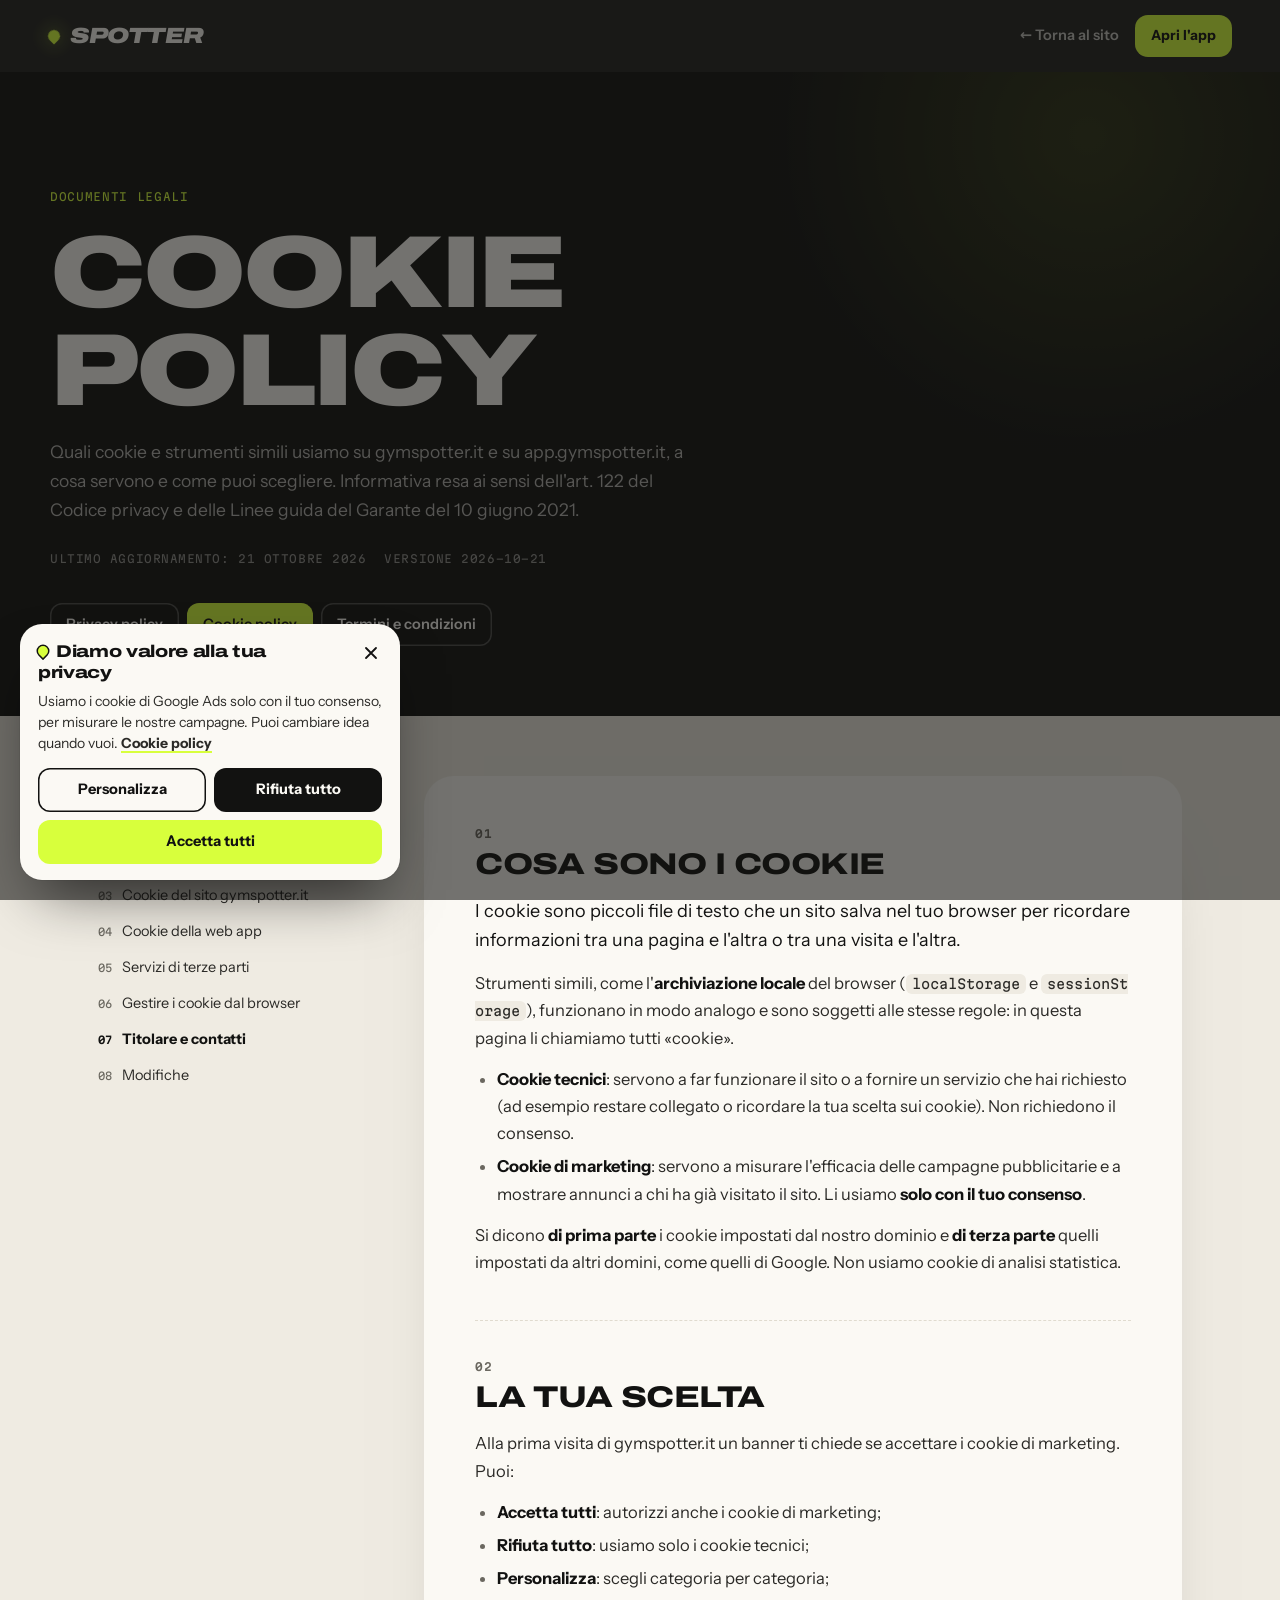
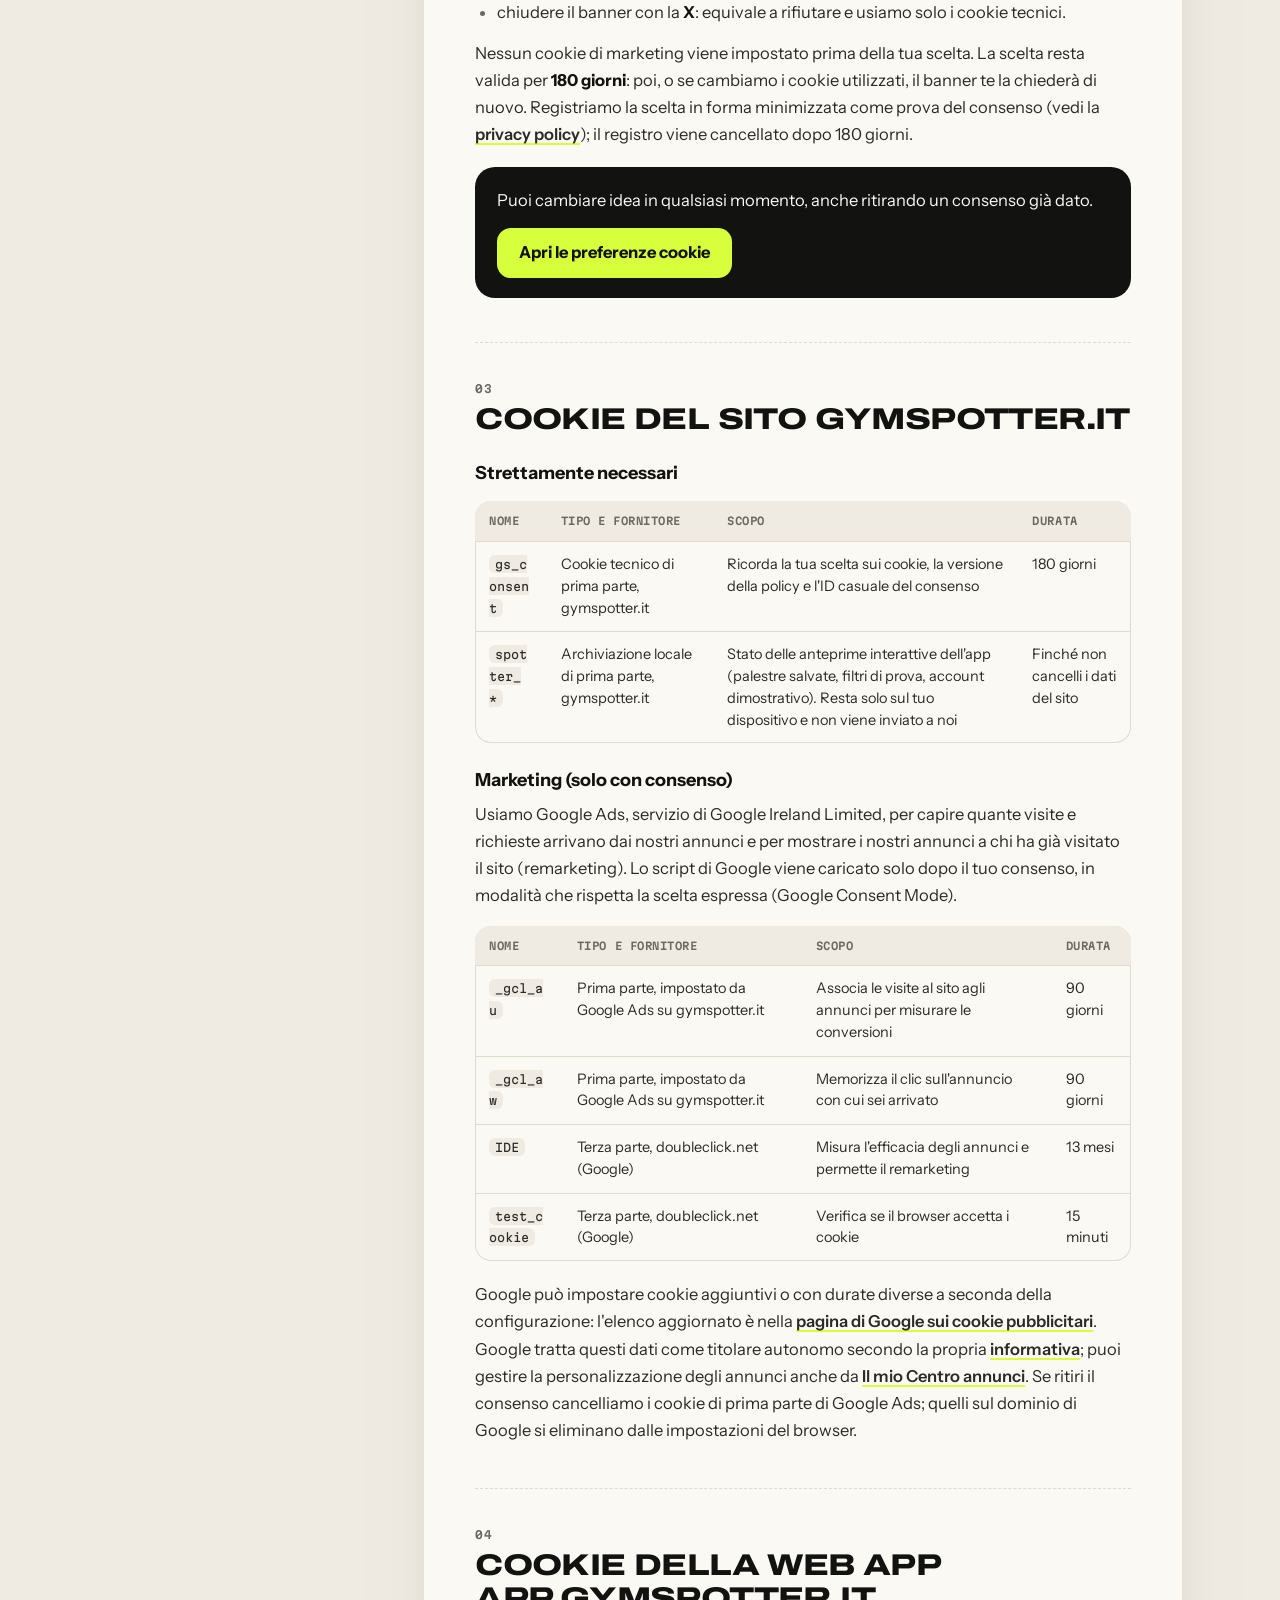
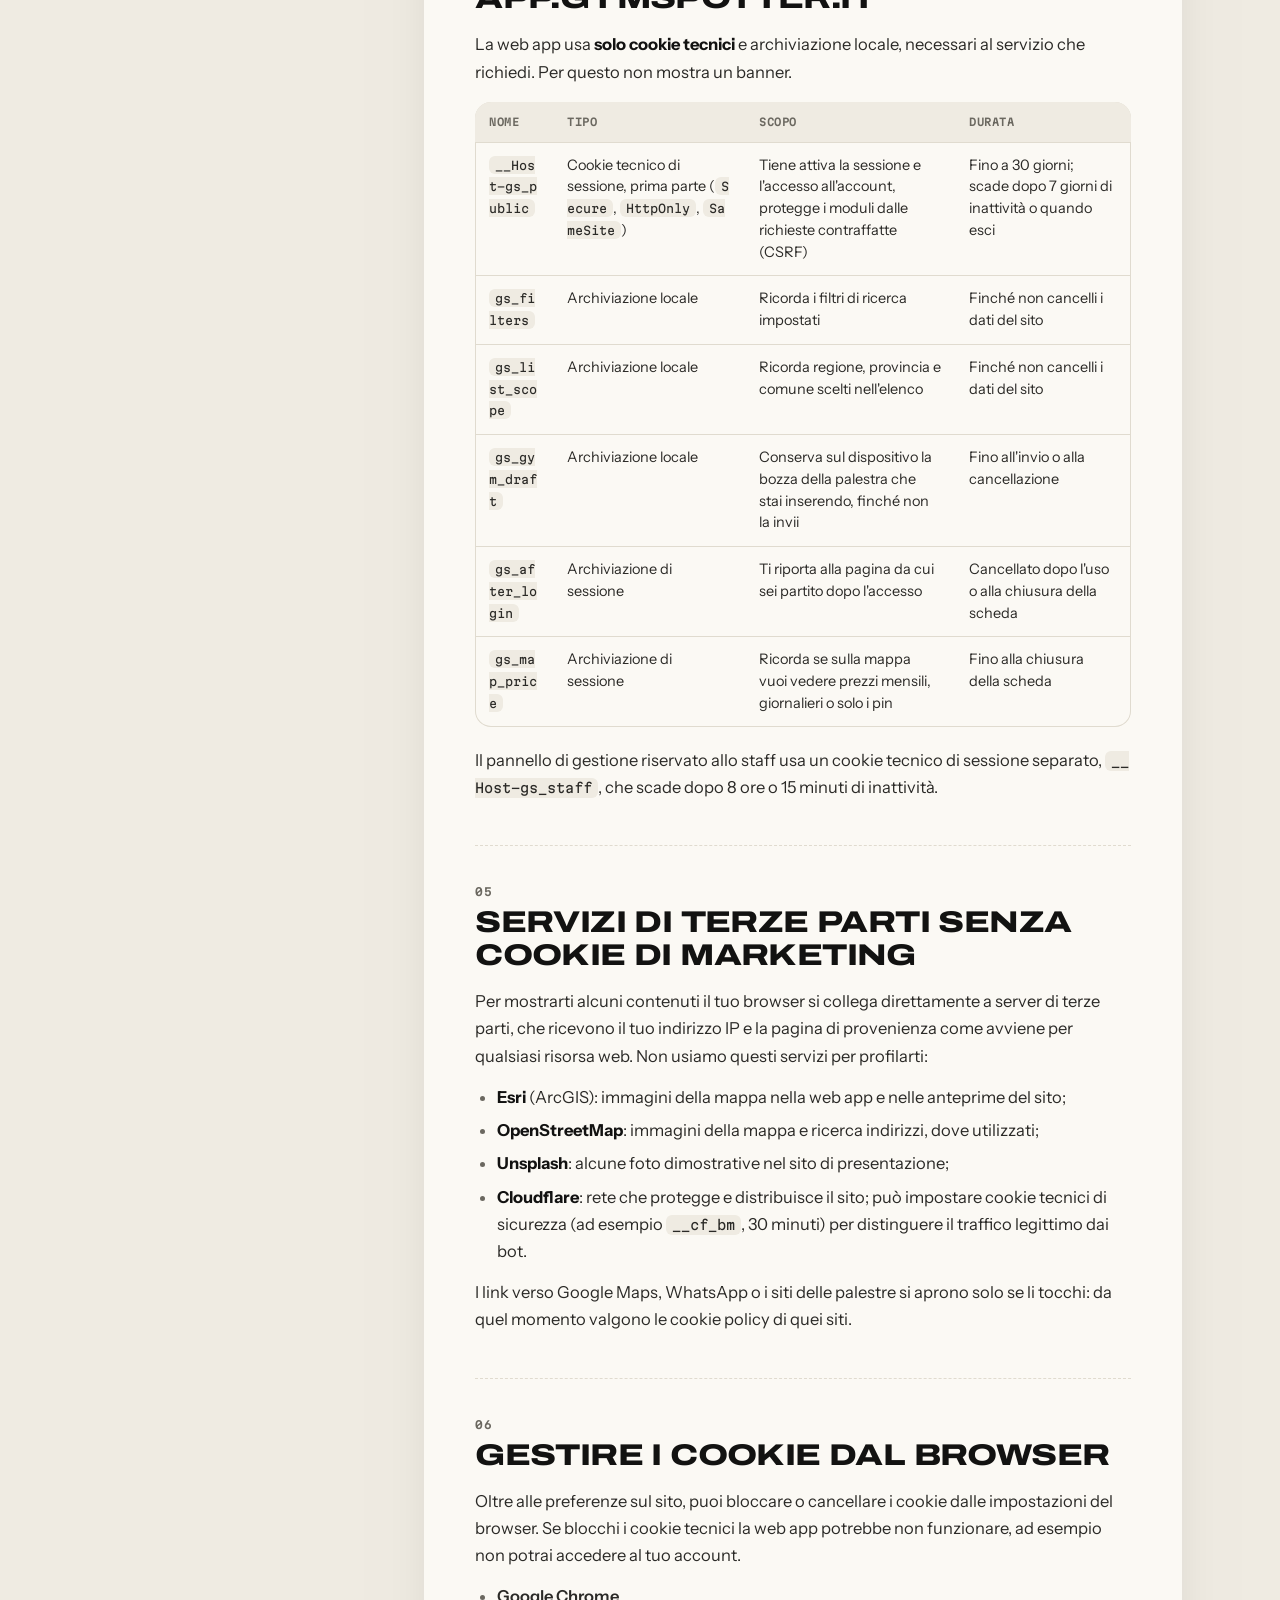
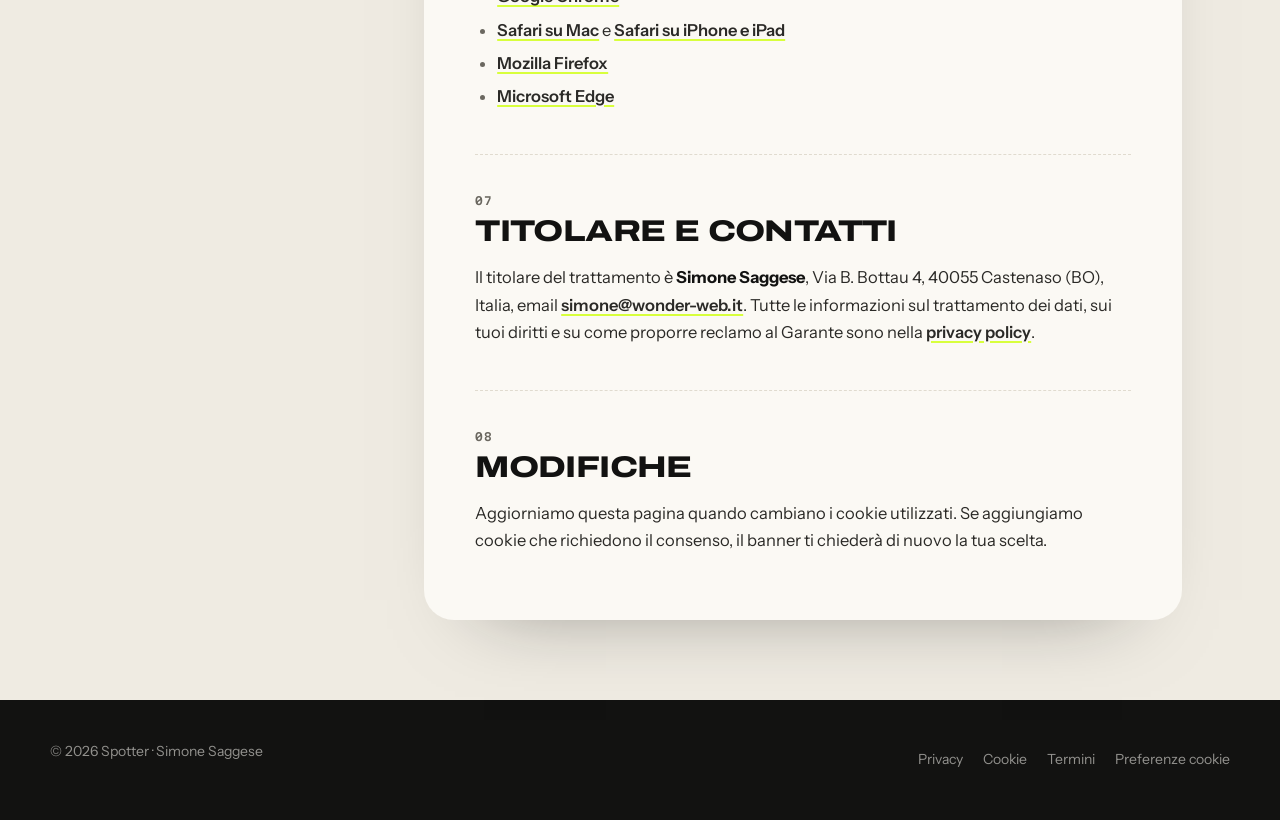
<file: cookie-policy/index.html>
<!doctype html>
<html lang="it">
<head>
  <meta charset="utf-8">
  <meta name="viewport" content="width=device-width, initial-scale=1, viewport-fit=cover">
  <title>Cookie policy — Spotter</title>
  <meta name="description" content="Quali cookie e strumenti di archiviazione usano gymspotter.it e app.gymspotter.it, per cosa e come gestire il consenso.">
  <meta name="theme-color" content="#121211">
  <link rel="canonical" href="https://gymspotter.it/cookie-policy">
  <link rel="icon" href="/assets/img/favicon.svg" type="image/svg+xml">
  <link rel="preload" href="/assets/fonts/archivo-latin-standard-normal.woff2" as="font" type="font/woff2" crossorigin>
  <link rel="stylesheet" href="/assets/css/fonts.css?v=1">
  <link rel="stylesheet" href="/assets/css/legal.css?v=3">
  <link rel="stylesheet" href="/assets/css/consent.css?v=5">
</head>
<body>
  <a class="skip" href="#contenuto">Vai al contenuto</a>
  <header class="lg-nav">
    <a href="/" class="brand"><span class="pin-dot"></span>SPOTTER</a>
    <a href="/" class="back">← Torna al sito</a>
    <a href="https://app.gymspotter.it/" class="cta">Apri l'app</a>
  </header>

  <div class="lg-hero">
    <div class="lg-hero-in">
      <span class="mono">Documenti legali</span>
      <h1 class="dx">Cookie<br>policy</h1>
      <p>Quali cookie e strumenti simili usiamo su gymspotter.it e su app.gymspotter.it, a cosa servono e come puoi scegliere. Informativa resa ai sensi dell'art. 122 del Codice privacy e delle Linee guida del Garante del 10 giugno 2021.</p>
      <div class="lg-meta"><span>Ultimo aggiornamento: 21 ottobre 2026</span><span>Versione 2026-10-21</span></div>
      <nav class="lg-tabs" aria-label="Documenti legali">
        <a href="/privacy-policy">Privacy policy</a>
        <a href="/cookie-policy" aria-current="page">Cookie policy</a>
        <a href="/terms">Termini e condizioni</a>
      </nav>
    </div>
  </div>

  <div class="lg-wrap">
    <aside class="toc">
      <details>
        <summary>Indice</summary>
        <ol>
          <li><a href="#cosa">Cosa sono i cookie</a></li>
          <li><a href="#scelta">La tua scelta</a></li>
          <li><a href="#sito">Cookie del sito gymspotter.it</a></li>
          <li><a href="#app">Cookie della web app</a></li>
          <li><a href="#terzi">Servizi di terze parti</a></li>
          <li><a href="#browser">Gestire i cookie dal browser</a></li>
          <li><a href="#titolare">Titolare e contatti</a></li>
          <li><a href="#modifiche">Modifiche</a></li>
        </ol>
      </details>
    </aside>

    <main class="doc" id="contenuto">
      <section id="cosa">
        <h2><span class="n">01</span>Cosa sono i cookie</h2>
        <p class="lead">I cookie sono piccoli file di testo che un sito salva nel tuo browser per ricordare informazioni tra una pagina e l'altra o tra una visita e l'altra.</p>
        <p>Strumenti simili, come l'<strong>archiviazione locale</strong> del browser (<code>localStorage</code> e <code>sessionStorage</code>), funzionano in modo analogo e sono soggetti alle stesse regole: in questa pagina li chiamiamo tutti «cookie».</p>
        <ul>
          <li><strong>Cookie tecnici</strong>: servono a far funzionare il sito o a fornire un servizio che hai richiesto (ad esempio restare collegato o ricordare la tua scelta sui cookie). Non richiedono il consenso.</li>
          <li><strong>Cookie di marketing</strong>: servono a misurare l'efficacia delle campagne pubblicitarie e a mostrare annunci a chi ha già visitato il sito. Li usiamo <strong>solo con il tuo consenso</strong>.</li>
        </ul>
        <p>Si dicono <strong>di prima parte</strong> i cookie impostati dal nostro dominio e <strong>di terza parte</strong> quelli impostati da altri domini, come quelli di Google. Non usiamo cookie di analisi statistica.</p>
      </section>

      <section id="scelta">
        <h2><span class="n">02</span>La tua scelta</h2>
        <p>Alla prima visita di gymspotter.it un banner ti chiede se accettare i cookie di marketing. Puoi:</p>
        <ul>
          <li><strong>Accetta tutti</strong>: autorizzi anche i cookie di marketing;</li>
          <li><strong>Rifiuta tutto</strong>: usiamo solo i cookie tecnici;</li>
          <li><strong>Personalizza</strong>: scegli categoria per categoria;</li>
          <li>chiudere il banner con la <strong>X</strong>: equivale a rifiutare e usiamo solo i cookie tecnici.</li>
        </ul>
        <p>Nessun cookie di marketing viene impostato prima della tua scelta. La scelta resta valida per <strong>180 giorni</strong>: poi, o se cambiamo i cookie utilizzati, il banner te la chiederà di nuovo. Registriamo la scelta in forma minimizzata come prova del consenso (vedi la <a href="/privacy-policy#dati">privacy policy</a>); il registro viene cancellato dopo 180 giorni.</p>
        <div class="card ink">
          <p>Puoi cambiare idea in qualsiasi momento, anche ritirando un consenso già dato.</p>
          <p><button type="button" class="btn volt" data-consent-open>Apri le preferenze cookie</button></p>
        </div>
      </section>

      <section id="sito">
        <h2><span class="n">03</span>Cookie del sito gymspotter.it</h2>
        <h3>Strettamente necessari</h3>
        <div class="tbl">
          <table>
            <thead><tr><th>Nome</th><th>Tipo e fornitore</th><th>Scopo</th><th>Durata</th></tr></thead>
            <tbody>
              <tr><td><code>gs_consent</code></td><td>Cookie tecnico di prima parte, gymspotter.it</td><td>Ricorda la tua scelta sui cookie, la versione della policy e l'ID casuale del consenso</td><td>180 giorni</td></tr>
              <tr><td><code>spotter_*</code></td><td>Archiviazione locale di prima parte, gymspotter.it</td><td>Stato delle anteprime interattive dell'app (palestre salvate, filtri di prova, account dimostrativo). Resta solo sul tuo dispositivo e non viene inviato a noi</td><td>Finché non cancelli i dati del sito</td></tr>
            </tbody>
          </table>
        </div>
        <h3>Marketing (solo con consenso)</h3>
        <p>Usiamo Google Ads, servizio di Google Ireland Limited, per capire quante visite e richieste arrivano dai nostri annunci e per mostrare i nostri annunci a chi ha già visitato il sito (remarketing). Lo script di Google viene caricato solo dopo il tuo consenso, in modalità che rispetta la scelta espressa (Google Consent Mode).</p>
        <div class="tbl">
          <table>
            <thead><tr><th>Nome</th><th>Tipo e fornitore</th><th>Scopo</th><th>Durata</th></tr></thead>
            <tbody>
              <tr><td><code>_gcl_au</code></td><td>Prima parte, impostato da Google Ads su gymspotter.it</td><td>Associa le visite al sito agli annunci per misurare le conversioni</td><td>90 giorni</td></tr>
              <tr><td><code>_gcl_aw</code></td><td>Prima parte, impostato da Google Ads su gymspotter.it</td><td>Memorizza il clic sull'annuncio con cui sei arrivato</td><td>90 giorni</td></tr>
              <tr><td><code>IDE</code></td><td>Terza parte, doubleclick.net (Google)</td><td>Misura l'efficacia degli annunci e permette il remarketing</td><td>13 mesi</td></tr>
              <tr><td><code>test_cookie</code></td><td>Terza parte, doubleclick.net (Google)</td><td>Verifica se il browser accetta i cookie</td><td>15 minuti</td></tr>
            </tbody>
          </table>
        </div>
        <p>Google può impostare cookie aggiuntivi o con durate diverse a seconda della configurazione: l'elenco aggiornato è nella <a href="https://business.safety.google/adscookies/" rel="noopener">pagina di Google sui cookie pubblicitari</a>. Google tratta questi dati come titolare autonomo secondo la propria <a href="https://policies.google.com/privacy?hl=it" rel="noopener">informativa</a>; puoi gestire la personalizzazione degli annunci anche da <a href="https://myadcenter.google.com/" rel="noopener">Il mio Centro annunci</a>. Se ritiri il consenso cancelliamo i cookie di prima parte di Google Ads; quelli sul dominio di Google si eliminano dalle impostazioni del browser.</p>
      </section>

      <section id="app">
        <h2><span class="n">04</span>Cookie della web app app.gymspotter.it</h2>
        <p>La web app usa <strong>solo cookie tecnici</strong> e archiviazione locale, necessari al servizio che richiedi. Per questo non mostra un banner.</p>
        <div class="tbl">
          <table>
            <thead><tr><th>Nome</th><th>Tipo</th><th>Scopo</th><th>Durata</th></tr></thead>
            <tbody>
              <tr><td><code>__Host-gs_public</code></td><td>Cookie tecnico di sessione, prima parte (<code>Secure</code>, <code>HttpOnly</code>, <code>SameSite</code>)</td><td>Tiene attiva la sessione e l'accesso all'account, protegge i moduli dalle richieste contraffatte (CSRF)</td><td>Fino a 30 giorni; scade dopo 7 giorni di inattività o quando esci</td></tr>
              <tr><td><code>gs_filters</code></td><td>Archiviazione locale</td><td>Ricorda i filtri di ricerca impostati</td><td>Finché non cancelli i dati del sito</td></tr>
              <tr><td><code>gs_list_scope</code></td><td>Archiviazione locale</td><td>Ricorda regione, provincia e comune scelti nell'elenco</td><td>Finché non cancelli i dati del sito</td></tr>
              <tr><td><code>gs_gym_draft</code></td><td>Archiviazione locale</td><td>Conserva sul dispositivo la bozza della palestra che stai inserendo, finché non la invii</td><td>Fino all'invio o alla cancellazione</td></tr>
              <tr><td><code>gs_after_login</code></td><td>Archiviazione di sessione</td><td>Ti riporta alla pagina da cui sei partito dopo l'accesso</td><td>Cancellato dopo l'uso o alla chiusura della scheda</td></tr>
              <tr><td><code>gs_map_price</code></td><td>Archiviazione di sessione</td><td>Ricorda se sulla mappa vuoi vedere prezzi mensili, giornalieri o solo i pin</td><td>Fino alla chiusura della scheda</td></tr>
            </tbody>
          </table>
        </div>
        <p>Il pannello di gestione riservato allo staff usa un cookie tecnico di sessione separato, <code>__Host-gs_staff</code>, che scade dopo 8 ore o 15 minuti di inattività.</p>
      </section>

      <section id="terzi">
        <h2><span class="n">05</span>Servizi di terze parti senza cookie di marketing</h2>
        <p>Per mostrarti alcuni contenuti il tuo browser si collega direttamente a server di terze parti, che ricevono il tuo indirizzo IP e la pagina di provenienza come avviene per qualsiasi risorsa web. Non usiamo questi servizi per profilarti:</p>
        <ul>
          <li><strong>Esri</strong> (ArcGIS): immagini della mappa nella web app e nelle anteprime del sito;</li>
          <li><strong>OpenStreetMap</strong>: immagini della mappa e ricerca indirizzi, dove utilizzati;</li>
          <li><strong>Unsplash</strong>: alcune foto dimostrative nel sito di presentazione;</li>
          <li><strong>Cloudflare</strong>: rete che protegge e distribuisce il sito; può impostare cookie tecnici di sicurezza (ad esempio <code>__cf_bm</code>, 30 minuti) per distinguere il traffico legittimo dai bot.</li>
        </ul>
        <p>I link verso Google Maps, WhatsApp o i siti delle palestre si aprono solo se li tocchi: da quel momento valgono le cookie policy di quei siti.</p>
      </section>

      <section id="browser">
        <h2><span class="n">06</span>Gestire i cookie dal browser</h2>
        <p>Oltre alle preferenze sul sito, puoi bloccare o cancellare i cookie dalle impostazioni del browser. Se blocchi i cookie tecnici la web app potrebbe non funzionare, ad esempio non potrai accedere al tuo account.</p>
        <ul>
          <li><a href="https://support.google.com/chrome/answer/95647?hl=it" rel="noopener">Google Chrome</a></li>
          <li><a href="https://support.apple.com/it-it/guide/safari/sfri11471/mac" rel="noopener">Safari su Mac</a> e <a href="https://support.apple.com/it-it/105082" rel="noopener">Safari su iPhone e iPad</a></li>
          <li><a href="https://support.mozilla.org/it/kb/protezione-antitracciamento-avanzata-firefox-desktop" rel="noopener">Mozilla Firefox</a></li>
          <li><a href="https://support.microsoft.com/it-it/microsoft-edge/eliminare-i-cookie-in-microsoft-edge-63947406-40ac-c3b8-57b9-2a946a29ae09" rel="noopener">Microsoft Edge</a></li>
        </ul>
      </section>

      <section id="titolare">
        <h2><span class="n">07</span>Titolare e contatti</h2>
        <p>Il titolare del trattamento è <strong>Simone Saggese</strong>, Via B. Bottau 4, 40055 Castenaso (BO), Italia, email <a href="mailto:simone@wonder-web.it">simone@wonder-web.it</a>. Tutte le informazioni sul trattamento dei dati, sui tuoi diritti e su come proporre reclamo al Garante sono nella <a href="/privacy-policy">privacy policy</a>.</p>
      </section>

      <section id="modifiche">
        <h2><span class="n">08</span>Modifiche</h2>
        <p>Aggiorniamo questa pagina quando cambiano i cookie utilizzati. Se aggiungiamo cookie che richiedono il consenso, il banner ti chiederà di nuovo la tua scelta.</p>
      </section>
    </main>
  </div>

  <footer class="lg-foot">
    <div class="lg-foot-in">
      <span>© 2026 Spotter · Simone Saggese</span>
      <nav aria-label="Link legali">
        <a href="/privacy-policy">Privacy</a>
        <a href="/cookie-policy">Cookie</a>
        <a href="/terms">Termini</a>
        <button type="button" data-consent-open>Preferenze cookie</button>
      </nav>
    </div>
  </footer>

  <script src="/assets/js/legal.js?v=1" defer></script>
  <script src="/assets/js/consent.js?v=2" defer></script>
</body>
</html>
</file>
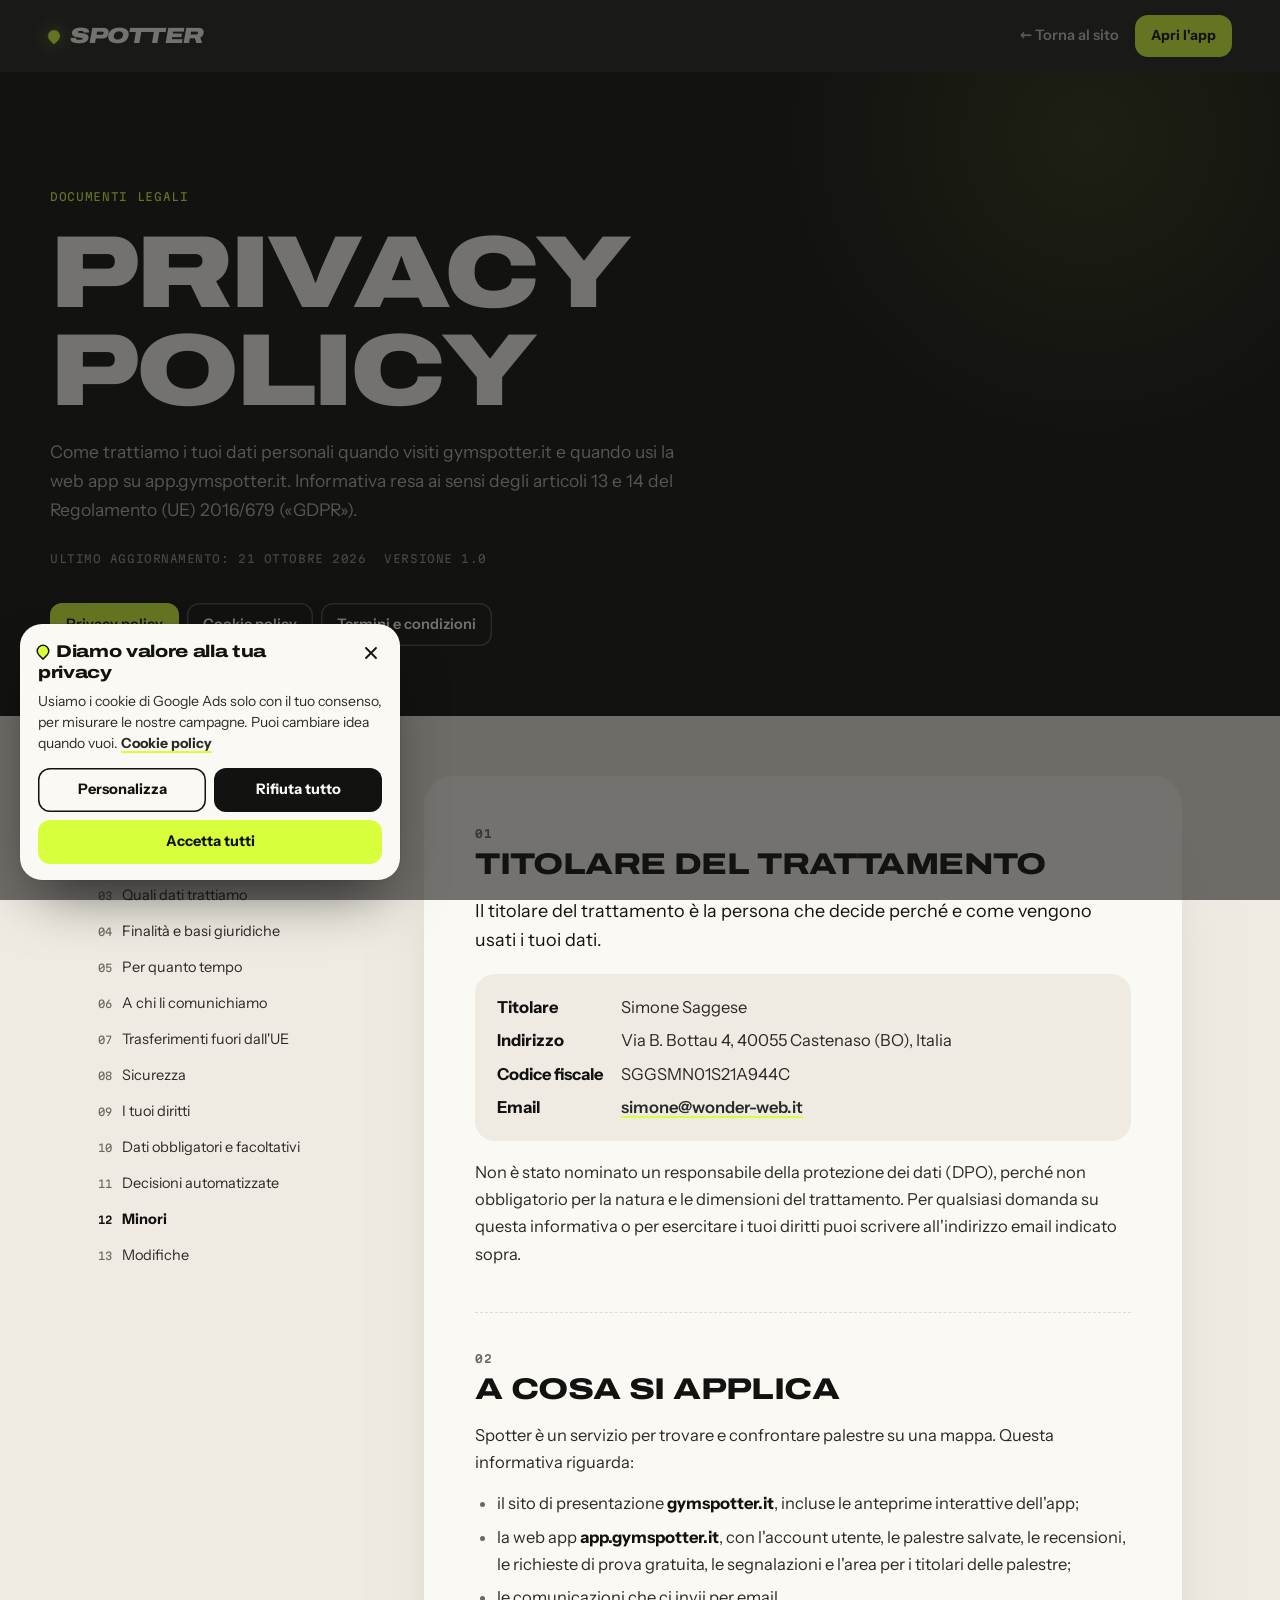
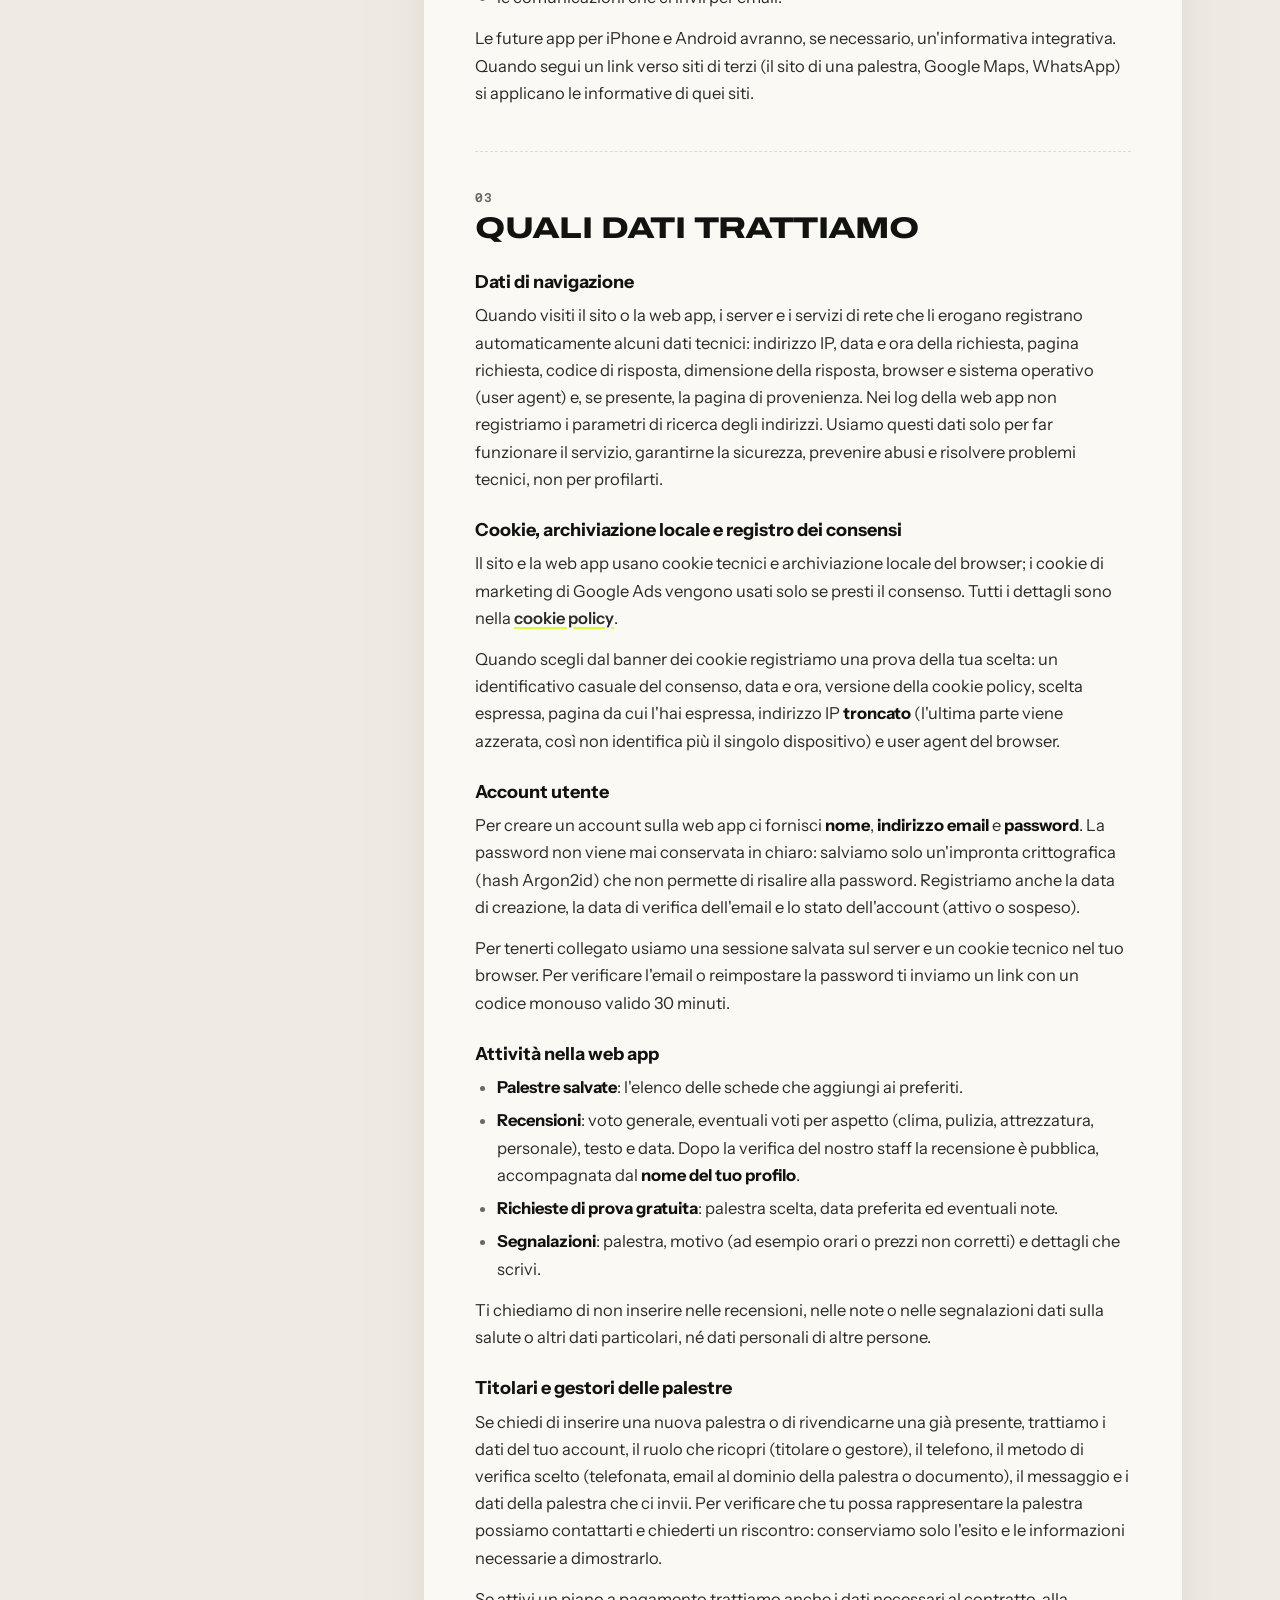
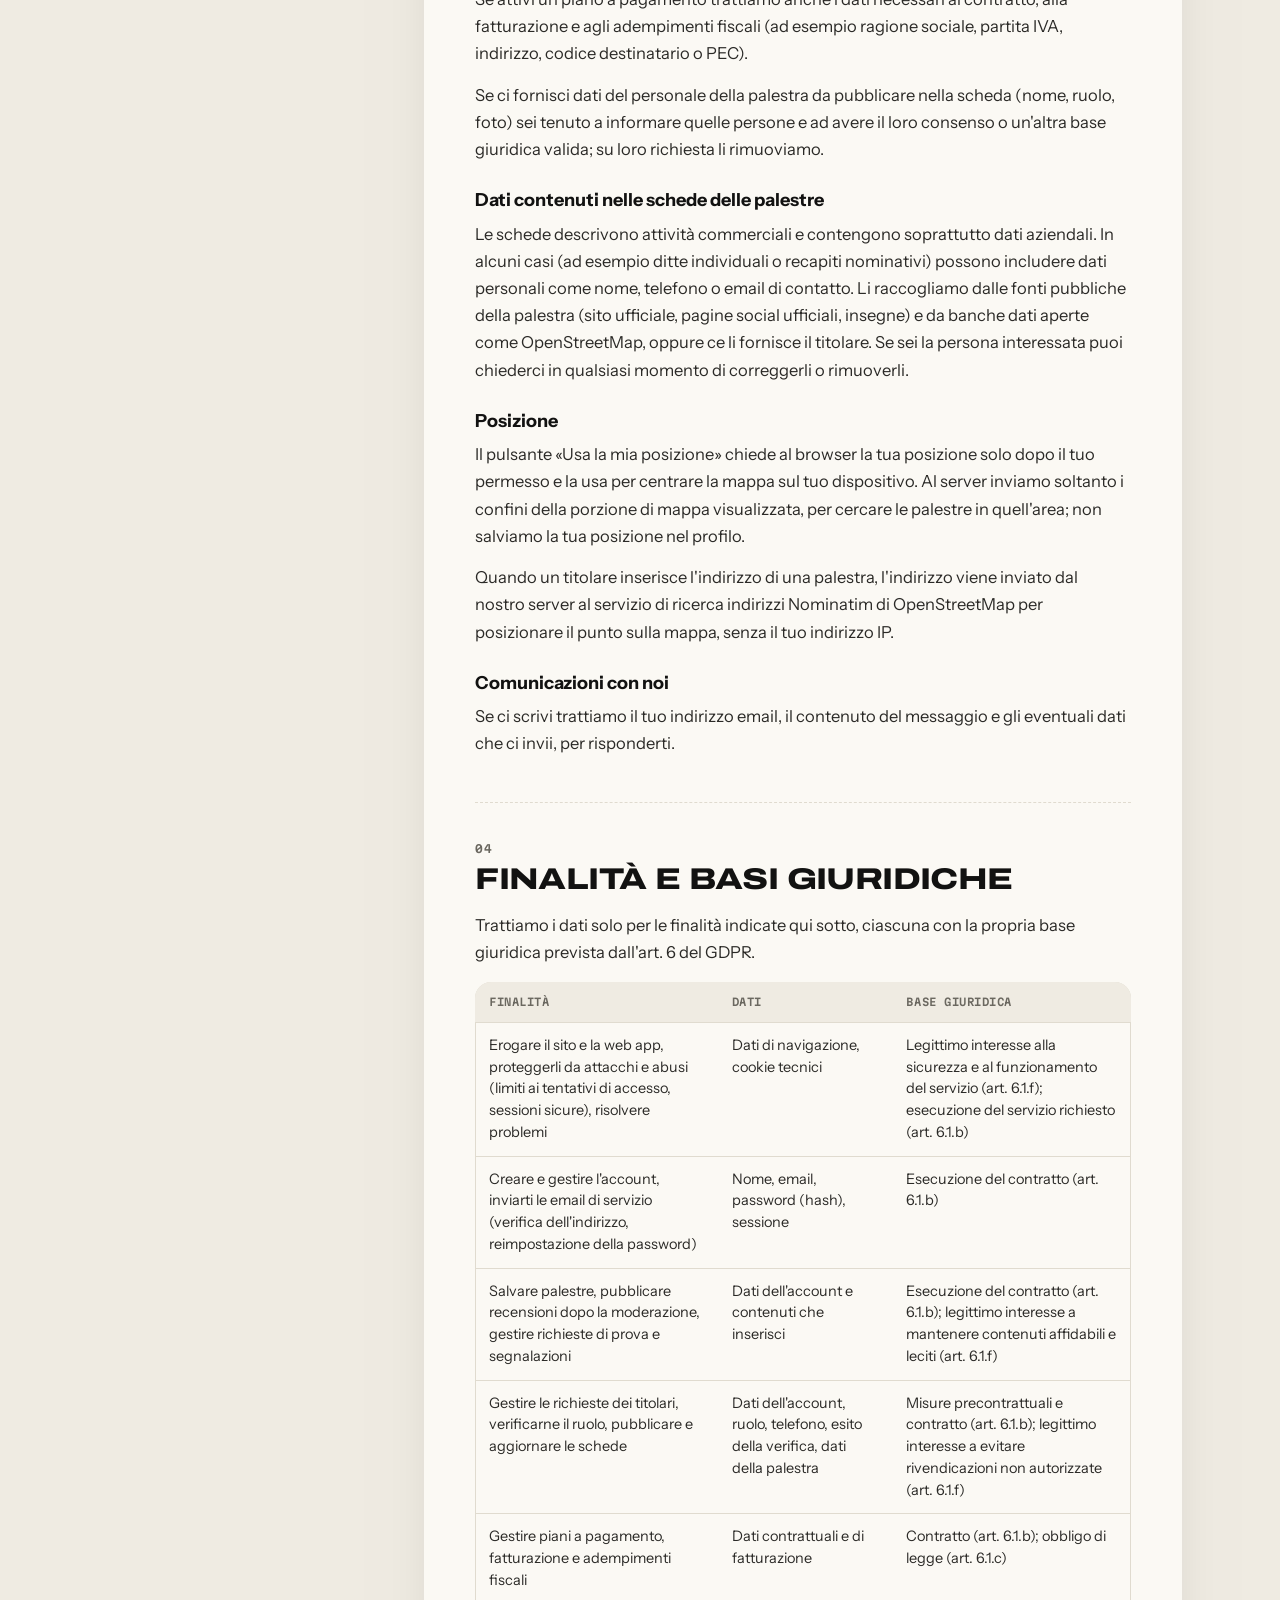
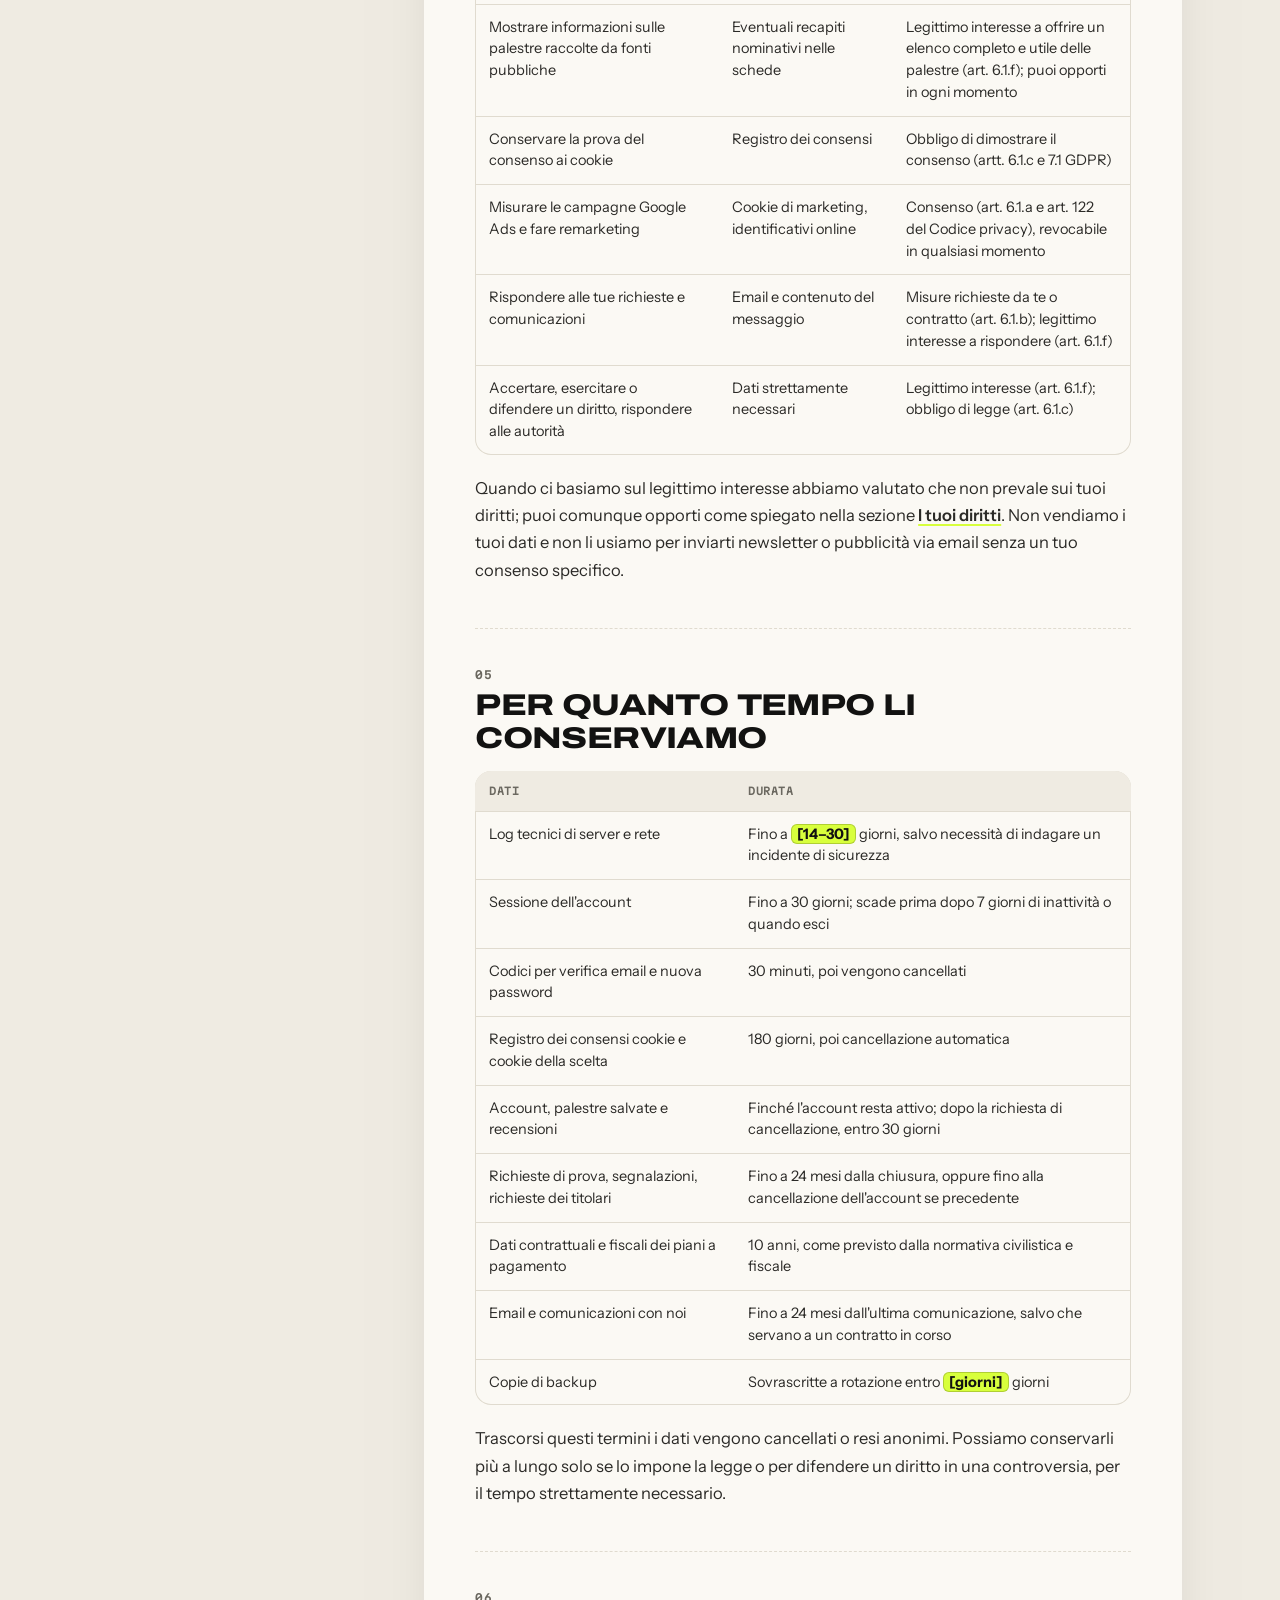
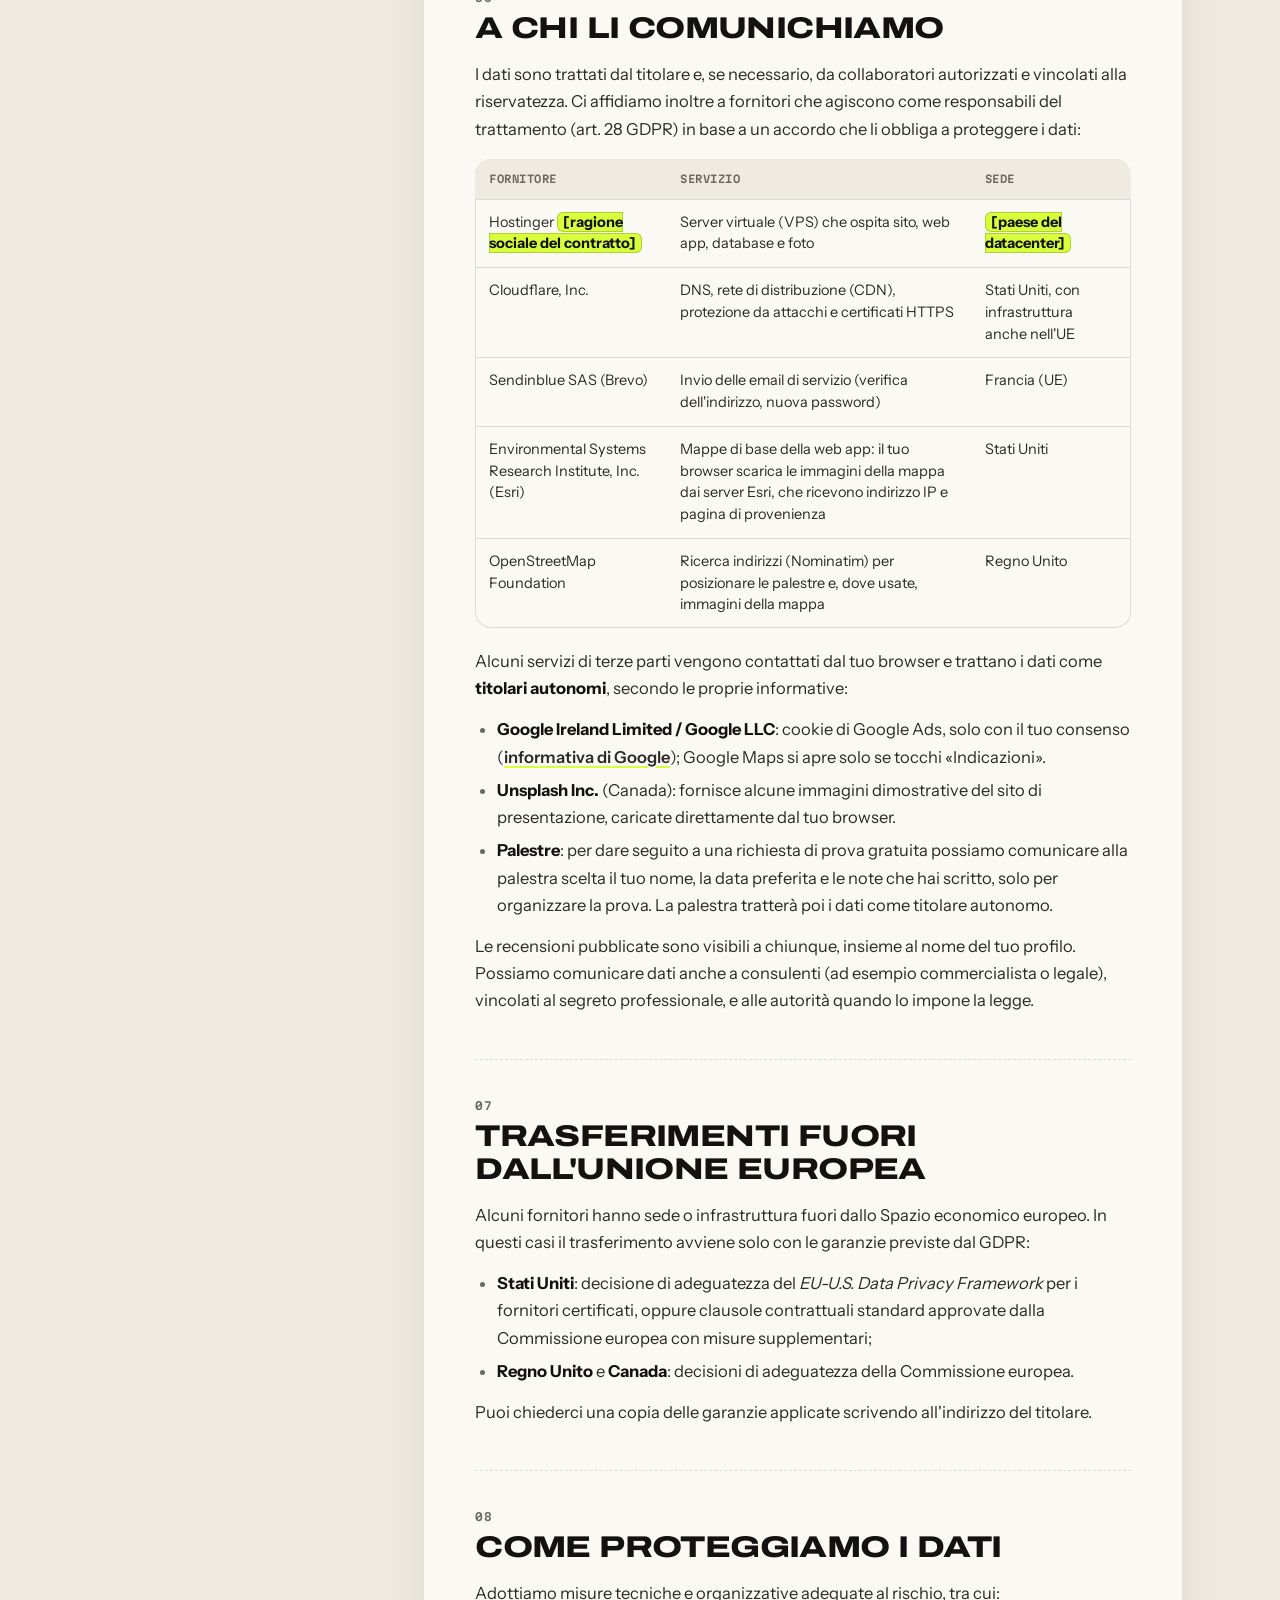
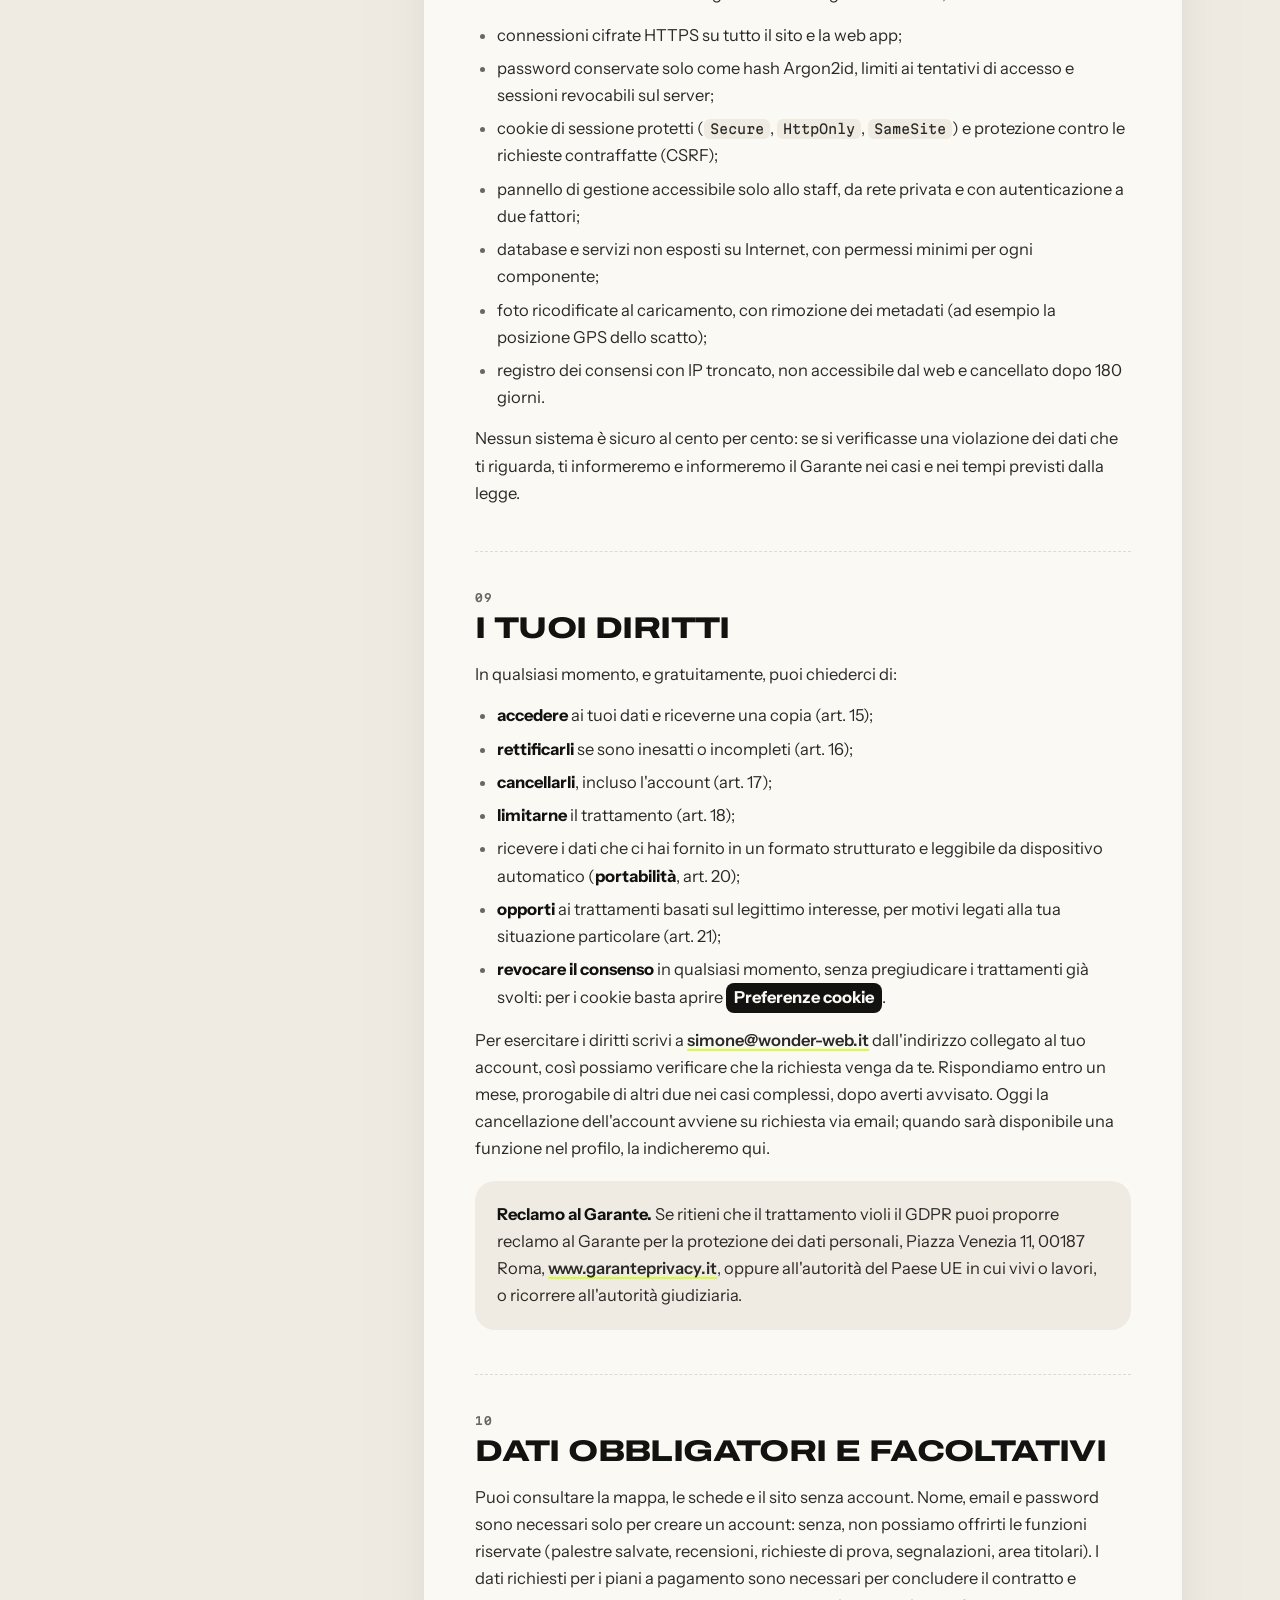
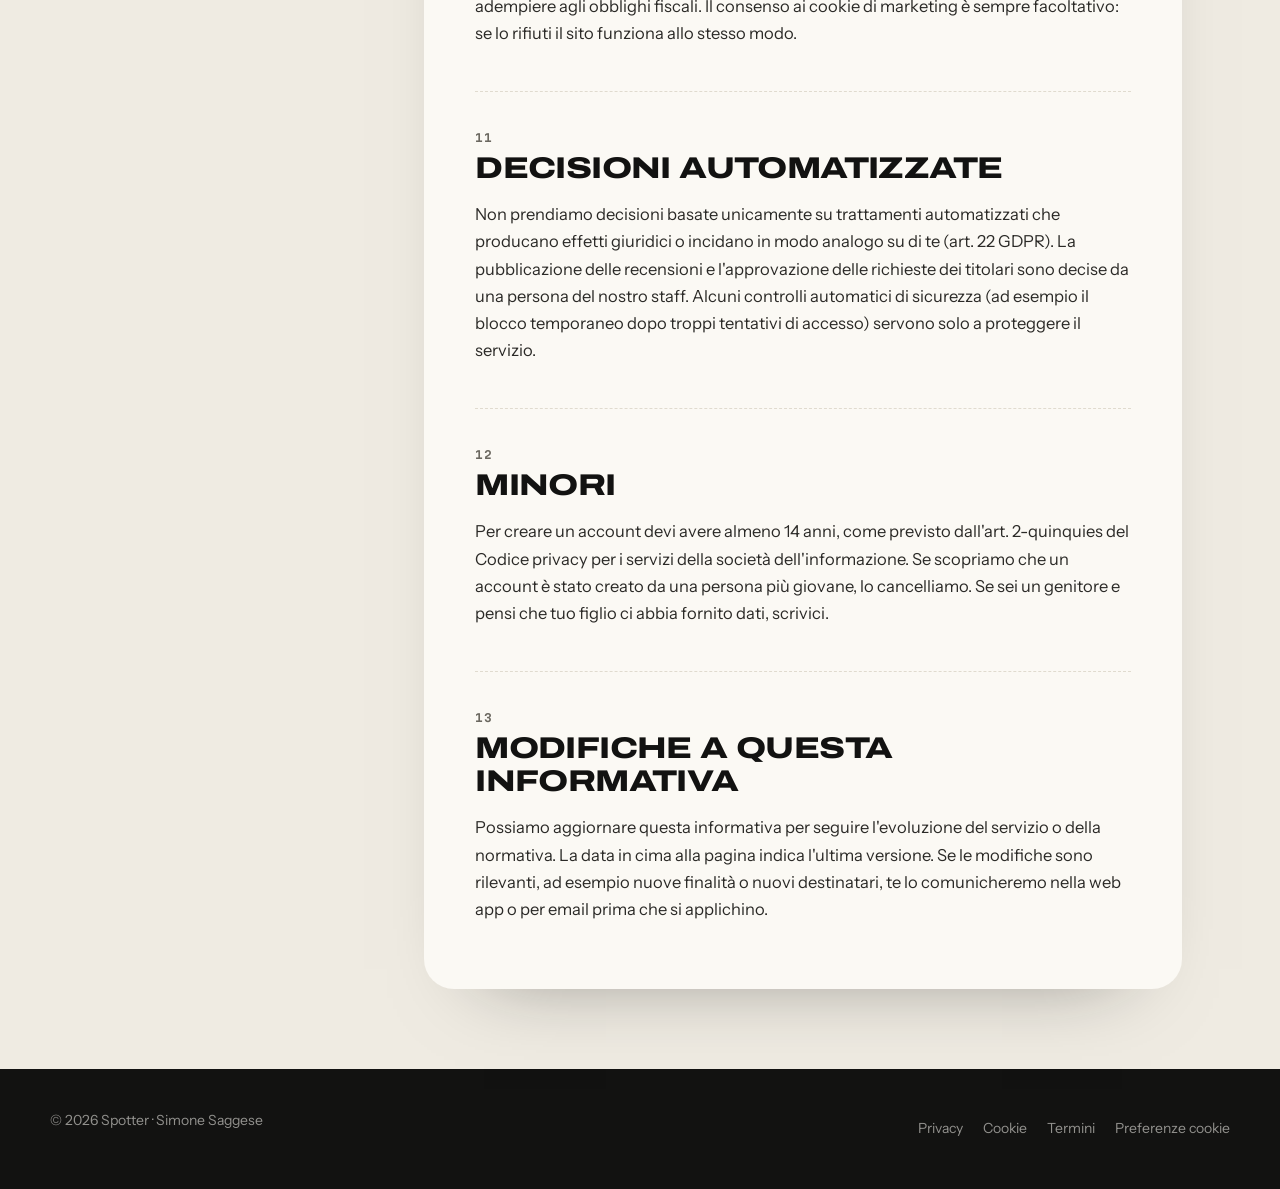
<file: privacy-policy/index.html>
<!doctype html>
<html lang="it">
<head>
  <meta charset="utf-8">
  <meta name="viewport" content="width=device-width, initial-scale=1, viewport-fit=cover">
  <title>Privacy policy — Spotter</title>
  <meta name="description" content="Come Spotter tratta i dati personali di chi visita gymspotter.it e usa la web app app.gymspotter.it.">
  <meta name="theme-color" content="#121211">
  <link rel="canonical" href="https://gymspotter.it/privacy-policy">
  <link rel="icon" href="/assets/img/favicon.svg" type="image/svg+xml">
  <link rel="preload" href="/assets/fonts/archivo-latin-standard-normal.woff2" as="font" type="font/woff2" crossorigin>
  <link rel="stylesheet" href="/assets/css/fonts.css?v=1">
  <link rel="stylesheet" href="/assets/css/legal.css?v=3">
  <link rel="stylesheet" href="/assets/css/consent.css?v=5">
</head>
<body>
  <a class="skip" href="#contenuto">Vai al contenuto</a>
  <header class="lg-nav">
    <a href="/" class="brand"><span class="pin-dot"></span>SPOTTER</a>
    <a href="/" class="back">← Torna al sito</a>
    <a href="https://app.gymspotter.it/" class="cta">Apri l'app</a>
  </header>

  <div class="lg-hero">
    <div class="lg-hero-in">
      <span class="mono">Documenti legali</span>
      <h1 class="dx">Privacy<br>policy</h1>
      <p>Come trattiamo i tuoi dati personali quando visiti gymspotter.it e quando usi la web app su app.gymspotter.it. Informativa resa ai sensi degli articoli 13 e 14 del Regolamento (UE) 2016/679 («GDPR»).</p>
      <div class="lg-meta"><span>Ultimo aggiornamento: 21 ottobre 2026</span><span>Versione 1.0</span></div>
      <nav class="lg-tabs" aria-label="Documenti legali">
        <a href="/privacy-policy" aria-current="page">Privacy policy</a>
        <a href="/cookie-policy">Cookie policy</a>
        <a href="/terms">Termini e condizioni</a>
      </nav>
    </div>
  </div>

  <div class="lg-wrap">
    <aside class="toc">
      <details>
        <summary>Indice</summary>
        <ol>
          <li><a href="#titolare">Titolare del trattamento</a></li>
          <li><a href="#ambito">A cosa si applica</a></li>
          <li><a href="#dati">Quali dati trattiamo</a></li>
          <li><a href="#finalita">Finalità e basi giuridiche</a></li>
          <li><a href="#conservazione">Per quanto tempo</a></li>
          <li><a href="#destinatari">A chi li comunichiamo</a></li>
          <li><a href="#trasferimenti">Trasferimenti fuori dall'UE</a></li>
          <li><a href="#sicurezza">Sicurezza</a></li>
          <li><a href="#diritti">I tuoi diritti</a></li>
          <li><a href="#obbligo">Dati obbligatori e facoltativi</a></li>
          <li><a href="#automatizzate">Decisioni automatizzate</a></li>
          <li><a href="#minori">Minori</a></li>
          <li><a href="#modifiche">Modifiche</a></li>
        </ol>
      </details>
    </aside>

    <main class="doc" id="contenuto">
      <section id="titolare">
        <h2><span class="n">01</span>Titolare del trattamento</h2>
        <p class="lead">Il titolare del trattamento è la persona che decide perché e come vengono usati i tuoi dati.</p>
        <div class="card">
          <dl>
            <dt>Titolare</dt><dd>Simone Saggese</dd>
            <dt>Indirizzo</dt><dd>Via B. Bottau 4, 40055 Castenaso (BO), Italia</dd>
            <dt>Codice fiscale</dt><dd>SGGSMN01S21A944C</dd>
            <dt>Email</dt><dd><a href="mailto:simone@wonder-web.it">simone@wonder-web.it</a></dd>
          </dl>
        </div>
        <p>Non è stato nominato un responsabile della protezione dei dati (DPO), perché non obbligatorio per la natura e le dimensioni del trattamento. Per qualsiasi domanda su questa informativa o per esercitare i tuoi diritti puoi scrivere all'indirizzo email indicato sopra.</p>
      </section>

      <section id="ambito">
        <h2><span class="n">02</span>A cosa si applica</h2>
        <p>Spotter è un servizio per trovare e confrontare palestre su una mappa. Questa informativa riguarda:</p>
        <ul>
          <li>il sito di presentazione <strong>gymspotter.it</strong>, incluse le anteprime interattive dell'app;</li>
          <li>la web app <strong>app.gymspotter.it</strong>, con l'account utente, le palestre salvate, le recensioni, le richieste di prova gratuita, le segnalazioni e l'area per i titolari delle palestre;</li>
          <li>le comunicazioni che ci invii per email.</li>
        </ul>
        <p>Le future app per iPhone e Android avranno, se necessario, un'informativa integrativa. Quando segui un link verso siti di terzi (il sito di una palestra, Google Maps, WhatsApp) si applicano le informative di quei siti.</p>
      </section>

      <section id="dati">
        <h2><span class="n">03</span>Quali dati trattiamo</h2>

        <h3>Dati di navigazione</h3>
        <p>Quando visiti il sito o la web app, i server e i servizi di rete che li erogano registrano automaticamente alcuni dati tecnici: indirizzo IP, data e ora della richiesta, pagina richiesta, codice di risposta, dimensione della risposta, browser e sistema operativo (user agent) e, se presente, la pagina di provenienza. Nei log della web app non registriamo i parametri di ricerca degli indirizzi. Usiamo questi dati solo per far funzionare il servizio, garantirne la sicurezza, prevenire abusi e risolvere problemi tecnici, non per profilarti.</p>

        <h3>Cookie, archiviazione locale e registro dei consensi</h3>
        <p>Il sito e la web app usano cookie tecnici e archiviazione locale del browser; i cookie di marketing di Google Ads vengono usati solo se presti il consenso. Tutti i dettagli sono nella <a href="/cookie-policy">cookie policy</a>.</p>
        <p>Quando scegli dal banner dei cookie registriamo una prova della tua scelta: un identificativo casuale del consenso, data e ora, versione della cookie policy, scelta espressa, pagina da cui l'hai espressa, indirizzo IP <strong>troncato</strong> (l'ultima parte viene azzerata, così non identifica più il singolo dispositivo) e user agent del browser.</p>

        <h3>Account utente</h3>
        <p>Per creare un account sulla web app ci fornisci <strong>nome</strong>, <strong>indirizzo email</strong> e <strong>password</strong>. La password non viene mai conservata in chiaro: salviamo solo un'impronta crittografica (hash Argon2id) che non permette di risalire alla password. Registriamo anche la data di creazione, la data di verifica dell'email e lo stato dell'account (attivo o sospeso).</p>
        <p>Per tenerti collegato usiamo una sessione salvata sul server e un cookie tecnico nel tuo browser. Per verificare l'email o reimpostare la password ti inviamo un link con un codice monouso valido 30 minuti.</p>

        <h3>Attività nella web app</h3>
        <ul>
          <li><strong>Palestre salvate</strong>: l'elenco delle schede che aggiungi ai preferiti.</li>
          <li><strong>Recensioni</strong>: voto generale, eventuali voti per aspetto (clima, pulizia, attrezzatura, personale), testo e data. Dopo la verifica del nostro staff la recensione è pubblica, accompagnata dal <strong>nome del tuo profilo</strong>.</li>
          <li><strong>Richieste di prova gratuita</strong>: palestra scelta, data preferita ed eventuali note.</li>
          <li><strong>Segnalazioni</strong>: palestra, motivo (ad esempio orari o prezzi non corretti) e dettagli che scrivi.</li>
        </ul>
        <p>Ti chiediamo di non inserire nelle recensioni, nelle note o nelle segnalazioni dati sulla salute o altri dati particolari, né dati personali di altre persone.</p>

        <h3>Titolari e gestori delle palestre</h3>
        <p>Se chiedi di inserire una nuova palestra o di rivendicarne una già presente, trattiamo i dati del tuo account, il ruolo che ricopri (titolare o gestore), il telefono, il metodo di verifica scelto (telefonata, email al dominio della palestra o documento), il messaggio e i dati della palestra che ci invii. Per verificare che tu possa rappresentare la palestra possiamo contattarti e chiederti un riscontro: conserviamo solo l'esito e le informazioni necessarie a dimostrarlo.</p>
        <p>Se attivi un piano a pagamento trattiamo anche i dati necessari al contratto, alla fatturazione e agli adempimenti fiscali (ad esempio ragione sociale, partita IVA, indirizzo, codice destinatario o PEC).</p>
        <p>Se ci fornisci dati del personale della palestra da pubblicare nella scheda (nome, ruolo, foto) sei tenuto a informare quelle persone e ad avere il loro consenso o un'altra base giuridica valida; su loro richiesta li rimuoviamo.</p>

        <h3>Dati contenuti nelle schede delle palestre</h3>
        <p>Le schede descrivono attività commerciali e contengono soprattutto dati aziendali. In alcuni casi (ad esempio ditte individuali o recapiti nominativi) possono includere dati personali come nome, telefono o email di contatto. Li raccogliamo dalle fonti pubbliche della palestra (sito ufficiale, pagine social ufficiali, insegne) e da banche dati aperte come OpenStreetMap, oppure ce li fornisce il titolare. Se sei la persona interessata puoi chiederci in qualsiasi momento di correggerli o rimuoverli.</p>

        <h3>Posizione</h3>
        <p>Il pulsante «Usa la mia posizione» chiede al browser la tua posizione solo dopo il tuo permesso e la usa per centrare la mappa sul tuo dispositivo. Al server inviamo soltanto i confini della porzione di mappa visualizzata, per cercare le palestre in quell'area; non salviamo la tua posizione nel profilo.</p>
        <p>Quando un titolare inserisce l'indirizzo di una palestra, l'indirizzo viene inviato dal nostro server al servizio di ricerca indirizzi Nominatim di OpenStreetMap per posizionare il punto sulla mappa, senza il tuo indirizzo IP.</p>

        <h3>Comunicazioni con noi</h3>
        <p>Se ci scrivi trattiamo il tuo indirizzo email, il contenuto del messaggio e gli eventuali dati che ci invii, per risponderti.</p>
      </section>

      <section id="finalita">
        <h2><span class="n">04</span>Finalità e basi giuridiche</h2>
        <p>Trattiamo i dati solo per le finalità indicate qui sotto, ciascuna con la propria base giuridica prevista dall'art. 6 del GDPR.</p>
        <div class="tbl">
          <table>
            <thead><tr><th>Finalità</th><th>Dati</th><th>Base giuridica</th></tr></thead>
            <tbody>
              <tr><td>Erogare il sito e la web app, proteggerli da attacchi e abusi (limiti ai tentativi di accesso, sessioni sicure), risolvere problemi</td><td>Dati di navigazione, cookie tecnici</td><td>Legittimo interesse alla sicurezza e al funzionamento del servizio (art. 6.1.f); esecuzione del servizio richiesto (art. 6.1.b)</td></tr>
              <tr><td>Creare e gestire l'account, inviarti le email di servizio (verifica dell'indirizzo, reimpostazione della password)</td><td>Nome, email, password (hash), sessione</td><td>Esecuzione del contratto (art. 6.1.b)</td></tr>
              <tr><td>Salvare palestre, pubblicare recensioni dopo la moderazione, gestire richieste di prova e segnalazioni</td><td>Dati dell'account e contenuti che inserisci</td><td>Esecuzione del contratto (art. 6.1.b); legittimo interesse a mantenere contenuti affidabili e leciti (art. 6.1.f)</td></tr>
              <tr><td>Gestire le richieste dei titolari, verificarne il ruolo, pubblicare e aggiornare le schede</td><td>Dati dell'account, ruolo, telefono, esito della verifica, dati della palestra</td><td>Misure precontrattuali e contratto (art. 6.1.b); legittimo interesse a evitare rivendicazioni non autorizzate (art. 6.1.f)</td></tr>
              <tr><td>Gestire piani a pagamento, fatturazione e adempimenti fiscali</td><td>Dati contrattuali e di fatturazione</td><td>Contratto (art. 6.1.b); obbligo di legge (art. 6.1.c)</td></tr>
              <tr><td>Mostrare informazioni sulle palestre raccolte da fonti pubbliche</td><td>Eventuali recapiti nominativi nelle schede</td><td>Legittimo interesse a offrire un elenco completo e utile delle palestre (art. 6.1.f); puoi opporti in ogni momento</td></tr>
              <tr><td>Conservare la prova del consenso ai cookie</td><td>Registro dei consensi</td><td>Obbligo di dimostrare il consenso (artt. 6.1.c e 7.1 GDPR)</td></tr>
              <tr><td>Misurare le campagne Google Ads e fare remarketing</td><td>Cookie di marketing, identificativi online</td><td>Consenso (art. 6.1.a e art. 122 del Codice privacy), revocabile in qualsiasi momento</td></tr>
              <tr><td>Rispondere alle tue richieste e comunicazioni</td><td>Email e contenuto del messaggio</td><td>Misure richieste da te o contratto (art. 6.1.b); legittimo interesse a rispondere (art. 6.1.f)</td></tr>
              <tr><td>Accertare, esercitare o difendere un diritto, rispondere alle autorità</td><td>Dati strettamente necessari</td><td>Legittimo interesse (art. 6.1.f); obbligo di legge (art. 6.1.c)</td></tr>
            </tbody>
          </table>
        </div>
        <p>Quando ci basiamo sul legittimo interesse abbiamo valutato che non prevale sui tuoi diritti; puoi comunque opporti come spiegato nella sezione <a href="#diritti">I tuoi diritti</a>. Non vendiamo i tuoi dati e non li usiamo per inviarti newsletter o pubblicità via email senza un tuo consenso specifico.</p>
      </section>

      <section id="conservazione">
        <h2><span class="n">05</span>Per quanto tempo li conserviamo</h2>
        <div class="tbl">
          <table>
            <thead><tr><th>Dati</th><th>Durata</th></tr></thead>
            <tbody>
              <tr><td>Log tecnici di server e rete</td><td>Fino a <span class="todo">[14–30]</span> giorni, salvo necessità di indagare un incidente di sicurezza</td></tr>
              <tr><td>Sessione dell'account</td><td>Fino a 30 giorni; scade prima dopo 7 giorni di inattività o quando esci</td></tr>
              <tr><td>Codici per verifica email e nuova password</td><td>30 minuti, poi vengono cancellati</td></tr>
              <tr><td>Registro dei consensi cookie e cookie della scelta</td><td>180 giorni, poi cancellazione automatica</td></tr>
              <tr><td>Account, palestre salvate e recensioni</td><td>Finché l'account resta attivo; dopo la richiesta di cancellazione, entro 30 giorni</td></tr>
              <tr><td>Richieste di prova, segnalazioni, richieste dei titolari</td><td>Fino a 24 mesi dalla chiusura, oppure fino alla cancellazione dell'account se precedente</td></tr>
              <tr><td>Dati contrattuali e fiscali dei piani a pagamento</td><td>10 anni, come previsto dalla normativa civilistica e fiscale</td></tr>
              <tr><td>Email e comunicazioni con noi</td><td>Fino a 24 mesi dall'ultima comunicazione, salvo che servano a un contratto in corso</td></tr>
              <tr><td>Copie di backup</td><td>Sovrascritte a rotazione entro <span class="todo">[giorni]</span> giorni</td></tr>
            </tbody>
          </table>
        </div>
        <p>Trascorsi questi termini i dati vengono cancellati o resi anonimi. Possiamo conservarli più a lungo solo se lo impone la legge o per difendere un diritto in una controversia, per il tempo strettamente necessario.</p>
      </section>

      <section id="destinatari">
        <h2><span class="n">06</span>A chi li comunichiamo</h2>
        <p>I dati sono trattati dal titolare e, se necessario, da collaboratori autorizzati e vincolati alla riservatezza. Ci affidiamo inoltre a fornitori che agiscono come responsabili del trattamento (art. 28 GDPR) in base a un accordo che li obbliga a proteggere i dati:</p>
        <div class="tbl">
          <table>
            <thead><tr><th>Fornitore</th><th>Servizio</th><th>Sede</th></tr></thead>
            <tbody>
              <tr><td>Hostinger <span class="todo">[ragione sociale del contratto]</span></td><td>Server virtuale (VPS) che ospita sito, web app, database e foto</td><td><span class="todo">[paese del datacenter]</span></td></tr>
              <tr><td>Cloudflare, Inc.</td><td>DNS, rete di distribuzione (CDN), protezione da attacchi e certificati HTTPS</td><td>Stati Uniti, con infrastruttura anche nell'UE</td></tr>
              <tr><td>Sendinblue SAS (Brevo)</td><td>Invio delle email di servizio (verifica dell'indirizzo, nuova password)</td><td>Francia (UE)</td></tr>
              <tr><td>Environmental Systems Research Institute, Inc. (Esri)</td><td>Mappe di base della web app: il tuo browser scarica le immagini della mappa dai server Esri, che ricevono indirizzo IP e pagina di provenienza</td><td>Stati Uniti</td></tr>
              <tr><td>OpenStreetMap Foundation</td><td>Ricerca indirizzi (Nominatim) per posizionare le palestre e, dove usate, immagini della mappa</td><td>Regno Unito</td></tr>
            </tbody>
          </table>
        </div>
        <p>Alcuni servizi di terze parti vengono contattati dal tuo browser e trattano i dati come <strong>titolari autonomi</strong>, secondo le proprie informative:</p>
        <ul>
          <li><strong>Google Ireland Limited / Google LLC</strong>: cookie di Google Ads, solo con il tuo consenso (<a href="https://policies.google.com/privacy?hl=it" rel="noopener">informativa di Google</a>); Google Maps si apre solo se tocchi «Indicazioni».</li>
          <li><strong>Unsplash Inc.</strong> (Canada): fornisce alcune immagini dimostrative del sito di presentazione, caricate direttamente dal tuo browser.</li>
          <li><strong>Palestre</strong>: per dare seguito a una richiesta di prova gratuita possiamo comunicare alla palestra scelta il tuo nome, la data preferita e le note che hai scritto, solo per organizzare la prova. La palestra tratterà poi i dati come titolare autonomo.</li>
        </ul>
        <p>Le recensioni pubblicate sono visibili a chiunque, insieme al nome del tuo profilo. Possiamo comunicare dati anche a consulenti (ad esempio commercialista o legale), vincolati al segreto professionale, e alle autorità quando lo impone la legge.</p>
      </section>

      <section id="trasferimenti">
        <h2><span class="n">07</span>Trasferimenti fuori dall'Unione europea</h2>
        <p>Alcuni fornitori hanno sede o infrastruttura fuori dallo Spazio economico europeo. In questi casi il trasferimento avviene solo con le garanzie previste dal GDPR:</p>
        <ul>
          <li><strong>Stati Uniti</strong>: decisione di adeguatezza del <em>EU-U.S. Data Privacy Framework</em> per i fornitori certificati, oppure clausole contrattuali standard approvate dalla Commissione europea con misure supplementari;</li>
          <li><strong>Regno Unito</strong> e <strong>Canada</strong>: decisioni di adeguatezza della Commissione europea.</li>
        </ul>
        <p>Puoi chiederci una copia delle garanzie applicate scrivendo all'indirizzo del titolare.</p>
      </section>

      <section id="sicurezza">
        <h2><span class="n">08</span>Come proteggiamo i dati</h2>
        <p>Adottiamo misure tecniche e organizzative adeguate al rischio, tra cui:</p>
        <ul>
          <li>connessioni cifrate HTTPS su tutto il sito e la web app;</li>
          <li>password conservate solo come hash Argon2id, limiti ai tentativi di accesso e sessioni revocabili sul server;</li>
          <li>cookie di sessione protetti (<code>Secure</code>, <code>HttpOnly</code>, <code>SameSite</code>) e protezione contro le richieste contraffatte (CSRF);</li>
          <li>pannello di gestione accessibile solo allo staff, da rete privata e con autenticazione a due fattori;</li>
          <li>database e servizi non esposti su Internet, con permessi minimi per ogni componente;</li>
          <li>foto ricodificate al caricamento, con rimozione dei metadati (ad esempio la posizione GPS dello scatto);</li>
          <li>registro dei consensi con IP troncato, non accessibile dal web e cancellato dopo 180 giorni.</li>
        </ul>
        <p>Nessun sistema è sicuro al cento per cento: se si verificasse una violazione dei dati che ti riguarda, ti informeremo e informeremo il Garante nei casi e nei tempi previsti dalla legge.</p>
      </section>

      <section id="diritti">
        <h2><span class="n">09</span>I tuoi diritti</h2>
        <p>In qualsiasi momento, e gratuitamente, puoi chiederci di:</p>
        <ul>
          <li><strong>accedere</strong> ai tuoi dati e riceverne una copia (art. 15);</li>
          <li><strong>rettificarli</strong> se sono inesatti o incompleti (art. 16);</li>
          <li><strong>cancellarli</strong>, incluso l'account (art. 17);</li>
          <li><strong>limitarne</strong> il trattamento (art. 18);</li>
          <li>ricevere i dati che ci hai fornito in un formato strutturato e leggibile da dispositivo automatico (<strong>portabilità</strong>, art. 20);</li>
          <li><strong>opporti</strong> ai trattamenti basati sul legittimo interesse, per motivi legati alla tua situazione particolare (art. 21);</li>
          <li><strong>revocare il consenso</strong> in qualsiasi momento, senza pregiudicare i trattamenti già svolti: per i cookie basta aprire <button type="button" class="inline-btn" data-consent-open>Preferenze cookie</button>.</li>
        </ul>
        <p>Per esercitare i diritti scrivi a <a href="mailto:simone@wonder-web.it">simone@wonder-web.it</a> dall'indirizzo collegato al tuo account, così possiamo verificare che la richiesta venga da te. Rispondiamo entro un mese, prorogabile di altri due nei casi complessi, dopo averti avvisato. Oggi la cancellazione dell'account avviene su richiesta via email; quando sarà disponibile una funzione nel profilo, la indicheremo qui.</p>
        <div class="card">
          <p><strong>Reclamo al Garante.</strong> Se ritieni che il trattamento violi il GDPR puoi proporre reclamo al Garante per la protezione dei dati personali, Piazza Venezia 11, 00187 Roma, <a href="https://www.garanteprivacy.it" rel="noopener">www.garanteprivacy.it</a>, oppure all'autorità del Paese UE in cui vivi o lavori, o ricorrere all'autorità giudiziaria.</p>
        </div>
      </section>

      <section id="obbligo">
        <h2><span class="n">10</span>Dati obbligatori e facoltativi</h2>
        <p>Puoi consultare la mappa, le schede e il sito senza account. Nome, email e password sono necessari solo per creare un account: senza, non possiamo offrirti le funzioni riservate (palestre salvate, recensioni, richieste di prova, segnalazioni, area titolari). I dati richiesti per i piani a pagamento sono necessari per concludere il contratto e adempiere agli obblighi fiscali. Il consenso ai cookie di marketing è sempre facoltativo: se lo rifiuti il sito funziona allo stesso modo.</p>
      </section>

      <section id="automatizzate">
        <h2><span class="n">11</span>Decisioni automatizzate</h2>
        <p>Non prendiamo decisioni basate unicamente su trattamenti automatizzati che producano effetti giuridici o incidano in modo analogo su di te (art. 22 GDPR). La pubblicazione delle recensioni e l'approvazione delle richieste dei titolari sono decise da una persona del nostro staff. Alcuni controlli automatici di sicurezza (ad esempio il blocco temporaneo dopo troppi tentativi di accesso) servono solo a proteggere il servizio.</p>
      </section>

      <section id="minori">
        <h2><span class="n">12</span>Minori</h2>
        <p>Per creare un account devi avere almeno 14 anni, come previsto dall'art. 2-quinquies del Codice privacy per i servizi della società dell'informazione. Se scopriamo che un account è stato creato da una persona più giovane, lo cancelliamo. Se sei un genitore e pensi che tuo figlio ci abbia fornito dati, scrivici.</p>
      </section>

      <section id="modifiche">
        <h2><span class="n">13</span>Modifiche a questa informativa</h2>
        <p>Possiamo aggiornare questa informativa per seguire l'evoluzione del servizio o della normativa. La data in cima alla pagina indica l'ultima versione. Se le modifiche sono rilevanti, ad esempio nuove finalità o nuovi destinatari, te lo comunicheremo nella web app o per email prima che si applichino.</p>
      </section>
    </main>
  </div>

  <footer class="lg-foot">
    <div class="lg-foot-in">
      <span>© 2026 Spotter · Simone Saggese</span>
      <nav aria-label="Link legali">
        <a href="/privacy-policy">Privacy</a>
        <a href="/cookie-policy">Cookie</a>
        <a href="/terms">Termini</a>
        <button type="button" data-consent-open>Preferenze cookie</button>
      </nav>
    </div>
  </footer>

  <script src="/assets/js/legal.js?v=1" defer></script>
  <script src="/assets/js/consent.js?v=2" defer></script>
</body>
</html>
</file>
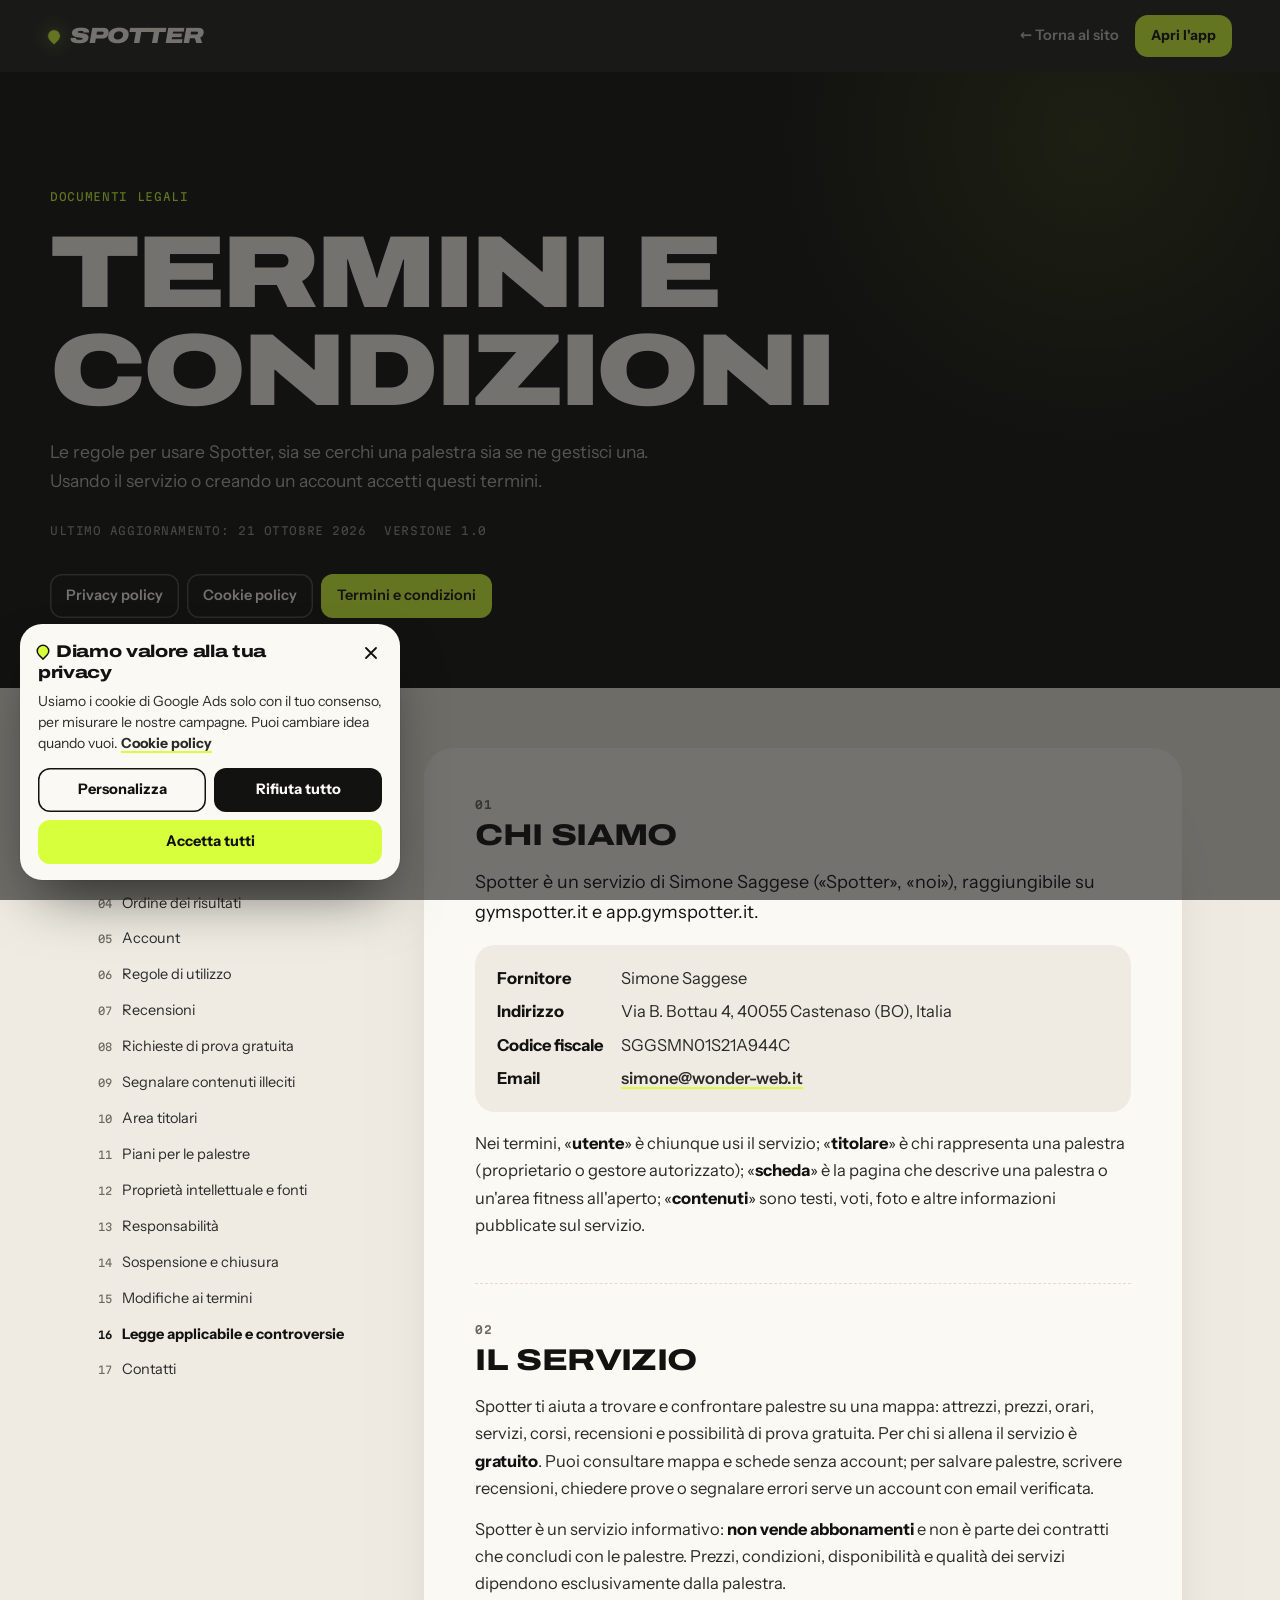
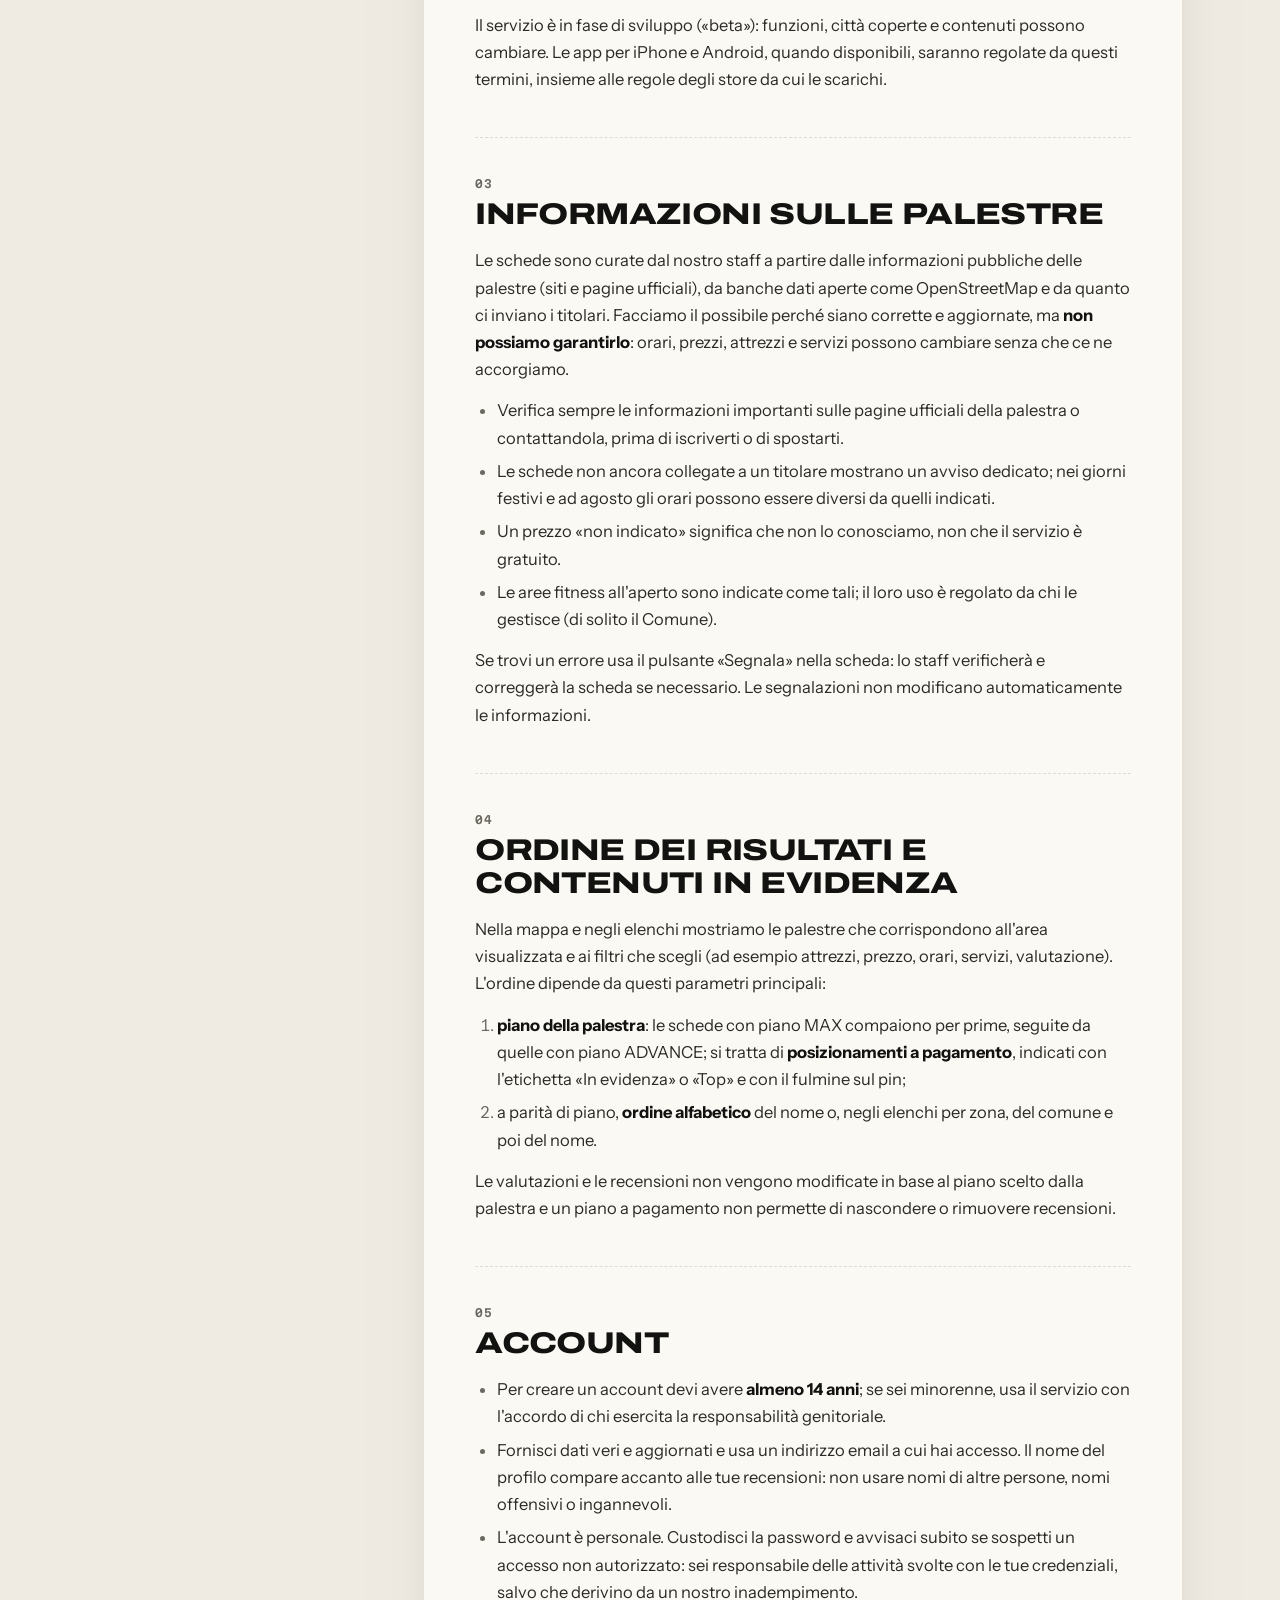
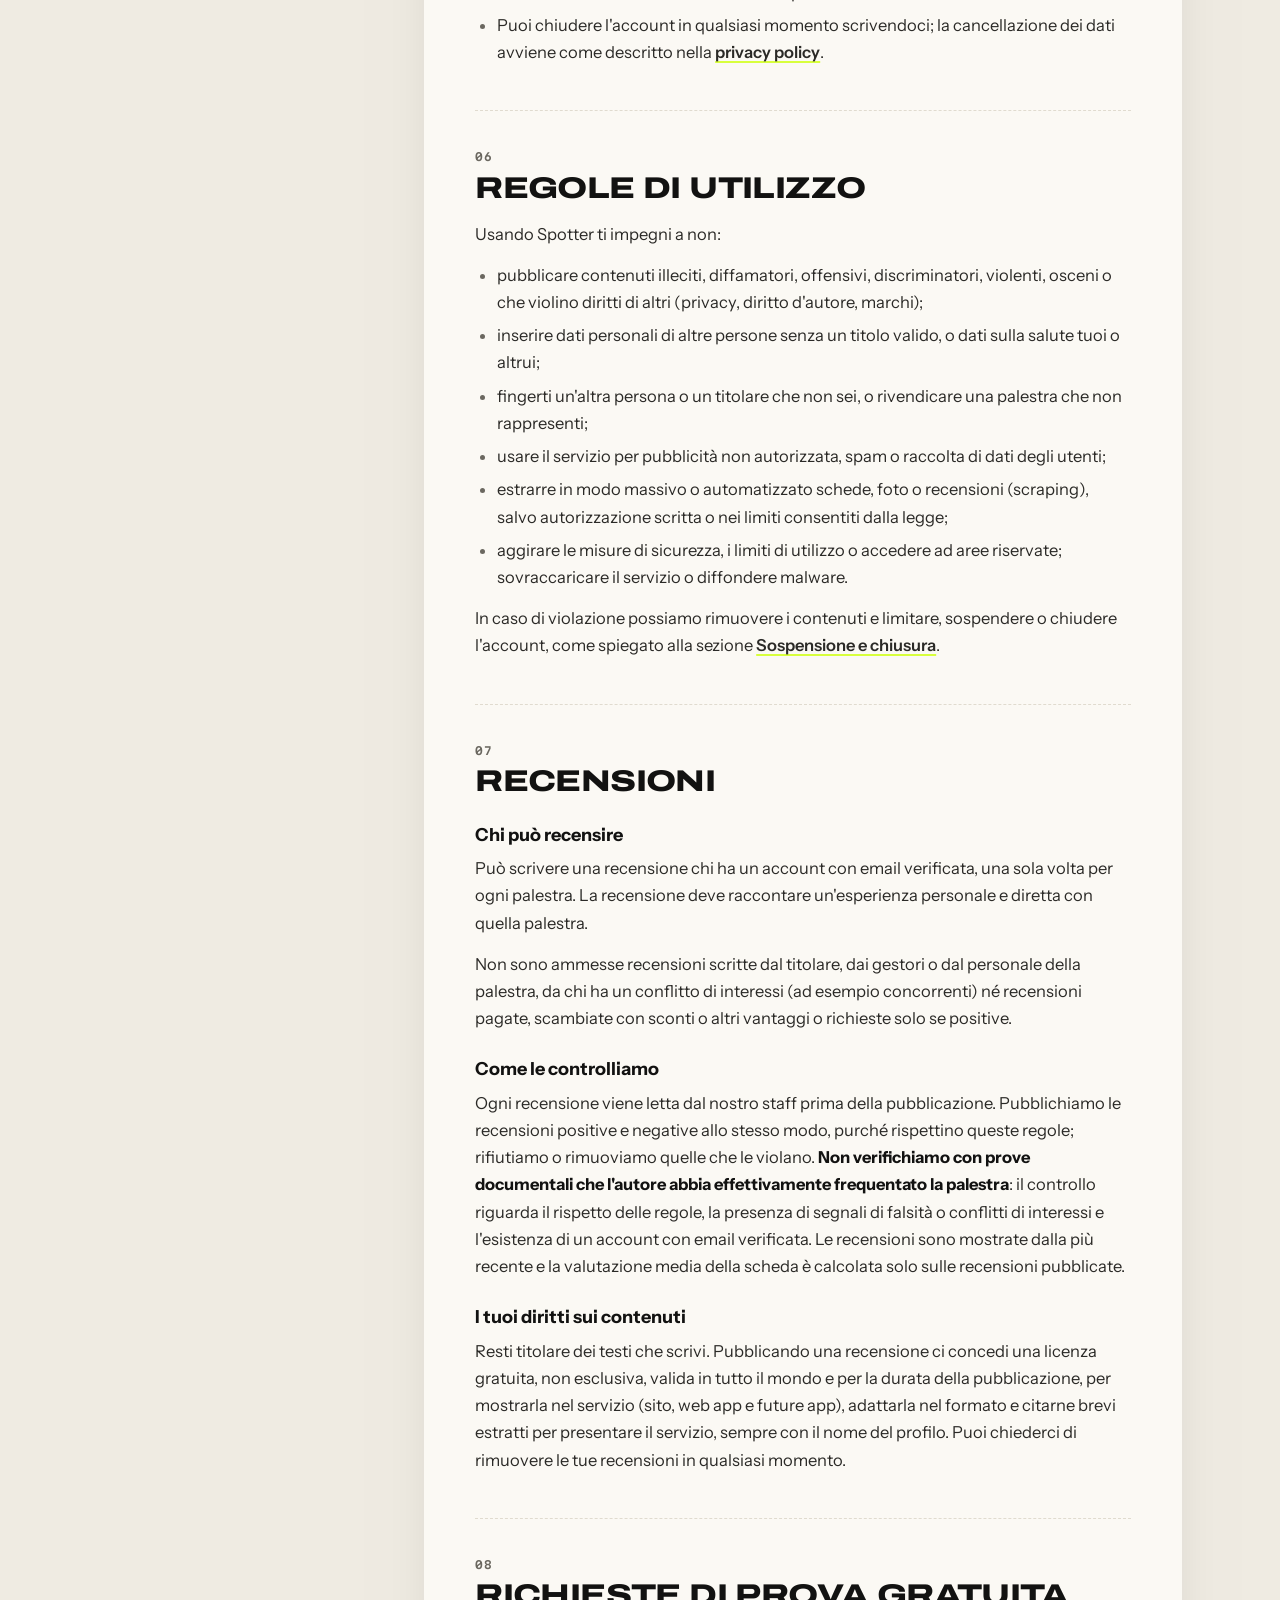
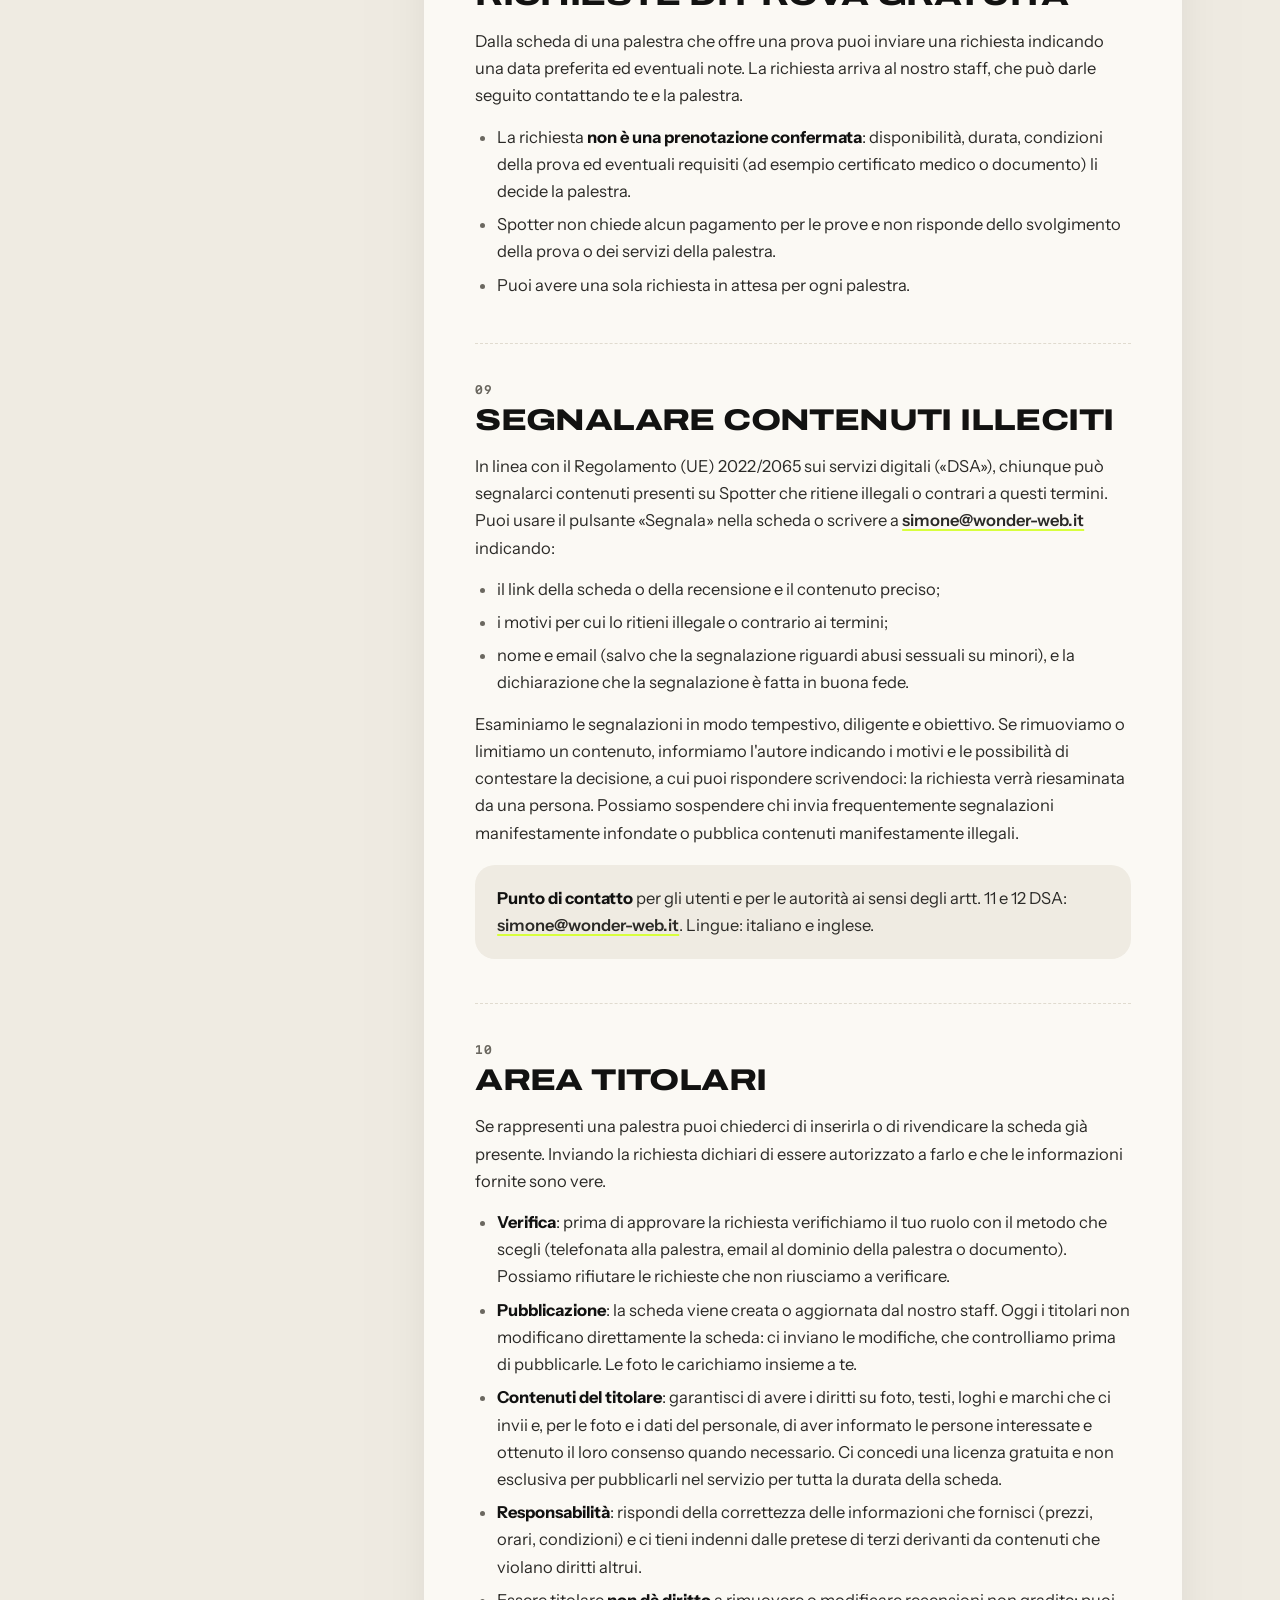
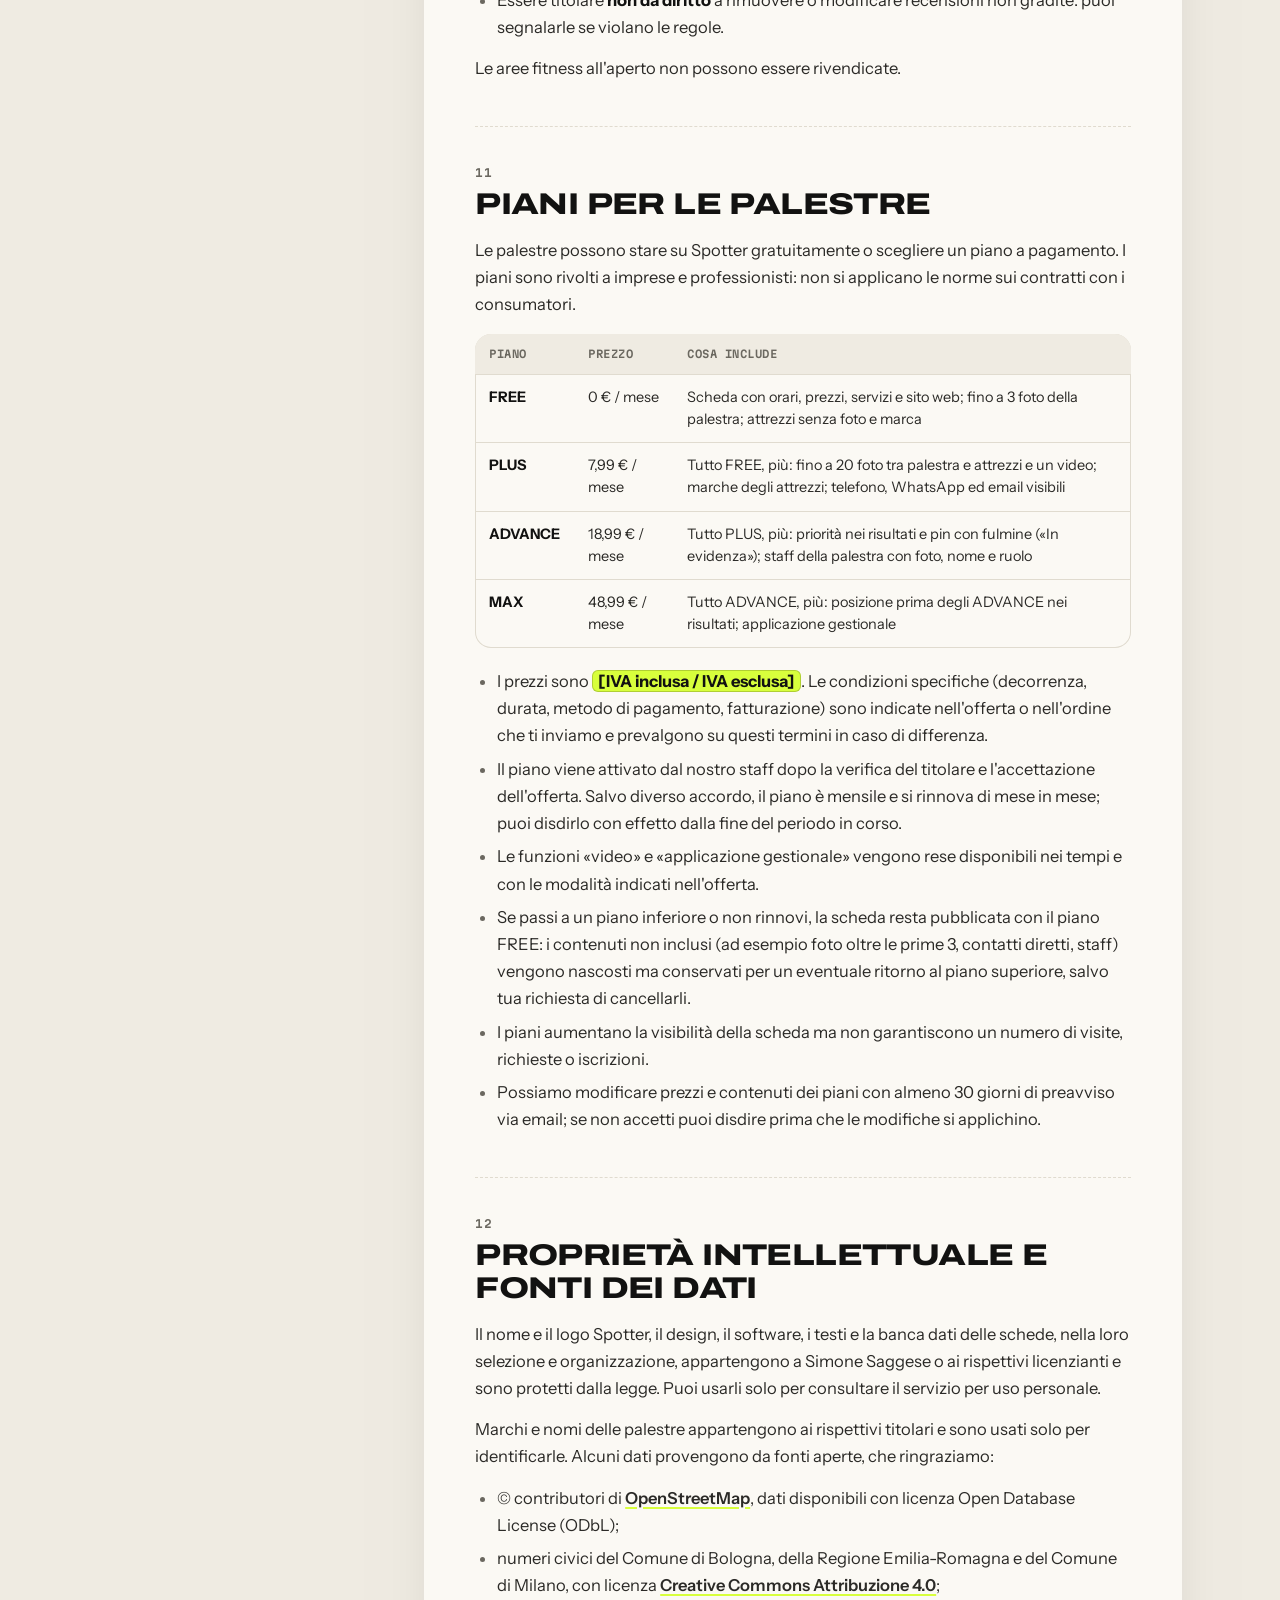
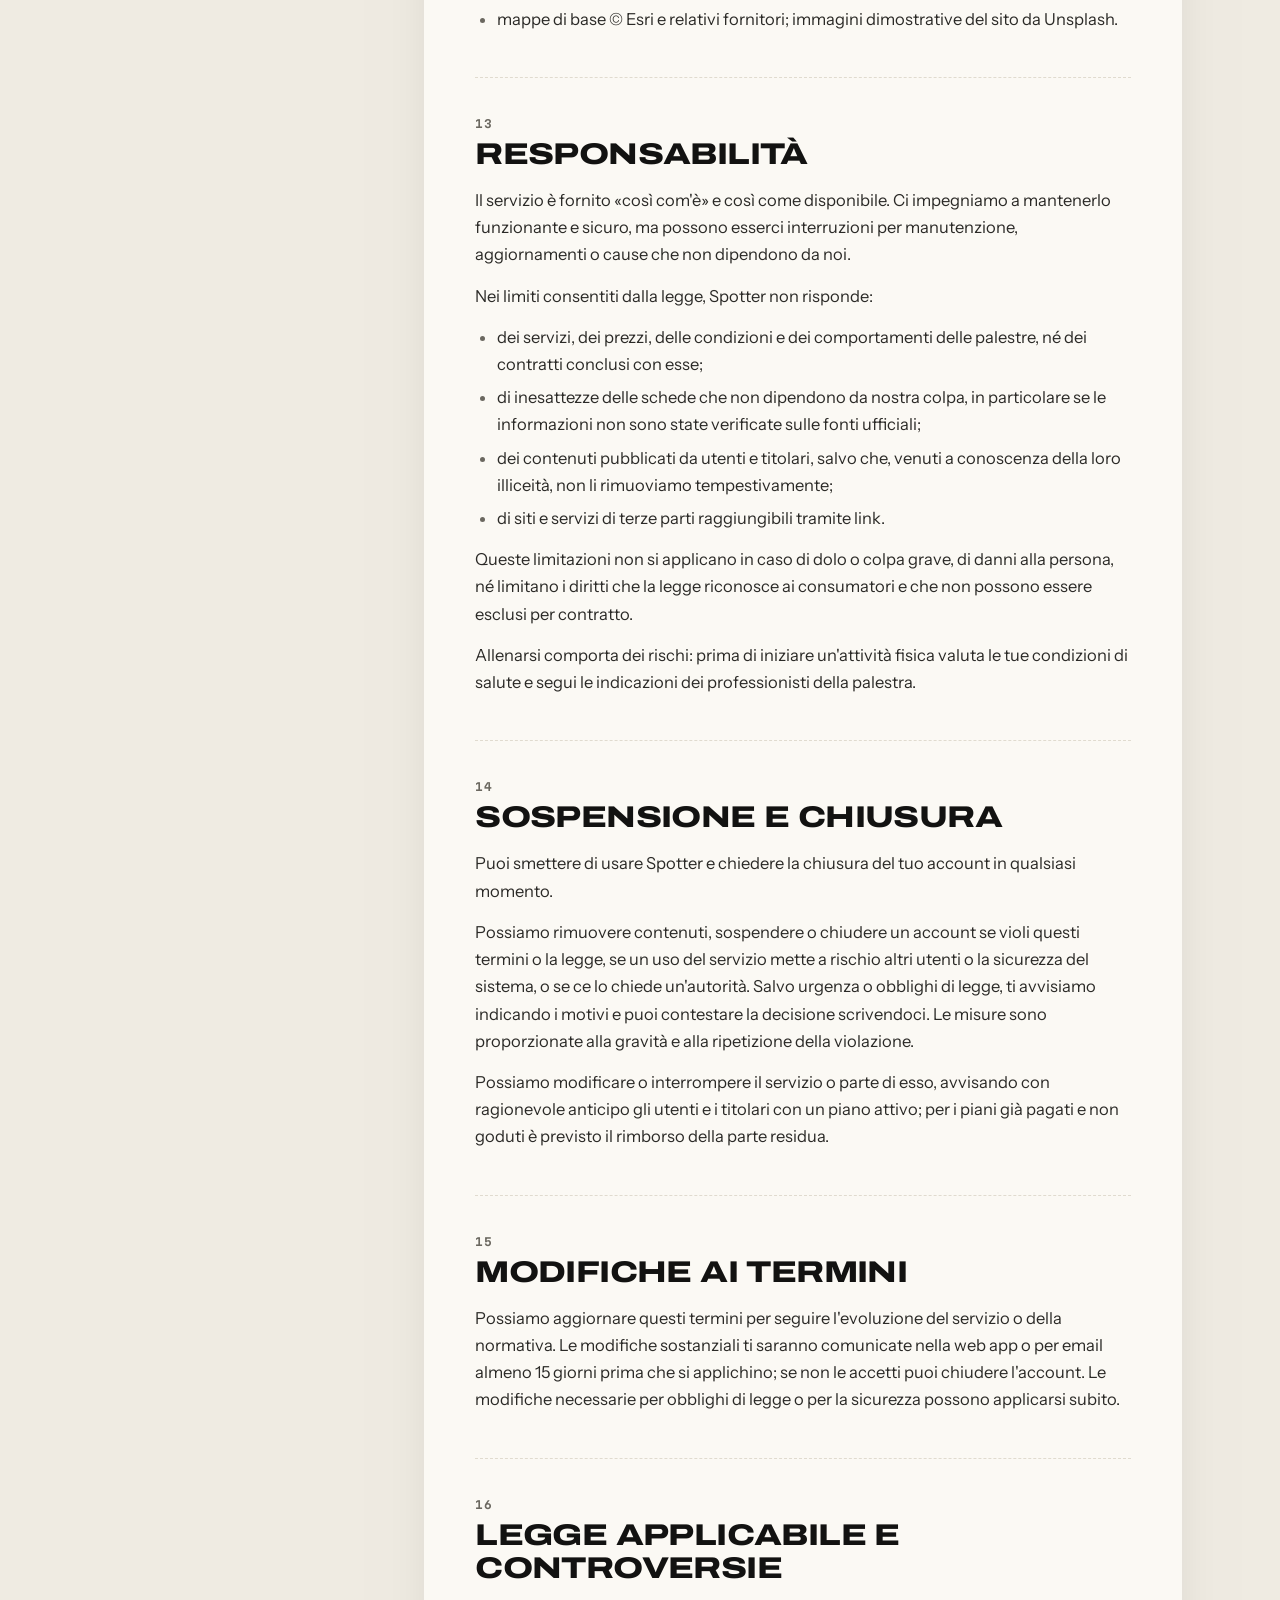
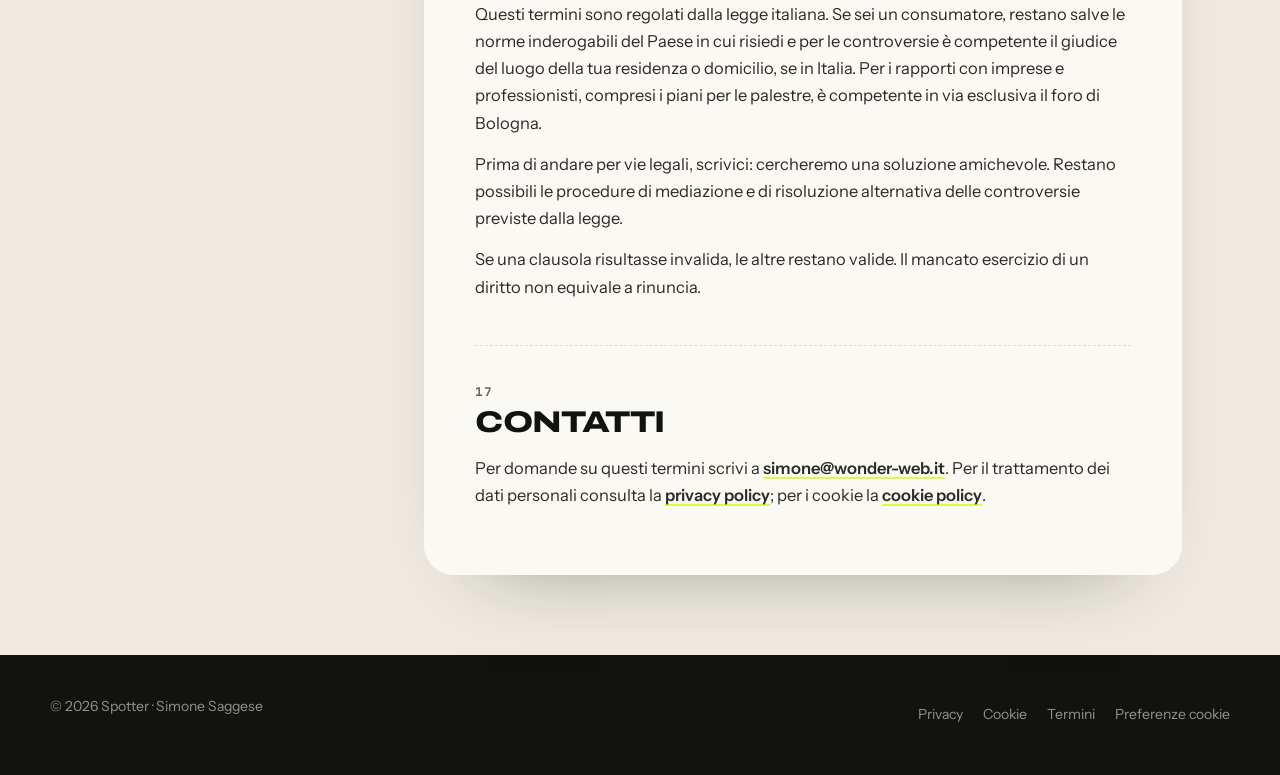
<file: terms/index.html>
<!doctype html>
<html lang="it">
<head>
  <meta charset="utf-8">
  <meta name="viewport" content="width=device-width, initial-scale=1, viewport-fit=cover">
  <title>Termini e condizioni — Spotter</title>
  <meta name="description" content="Le regole per usare Spotter: account, recensioni, richieste di prova, area titolari, piani per le palestre e responsabilità.">
  <meta name="theme-color" content="#121211">
  <link rel="canonical" href="https://gymspotter.it/terms">
  <link rel="icon" href="/assets/img/favicon.svg" type="image/svg+xml">
  <link rel="preload" href="/assets/fonts/archivo-latin-standard-normal.woff2" as="font" type="font/woff2" crossorigin>
  <link rel="stylesheet" href="/assets/css/fonts.css?v=1">
  <link rel="stylesheet" href="/assets/css/legal.css?v=3">
  <link rel="stylesheet" href="/assets/css/consent.css?v=5">
</head>
<body>
  <a class="skip" href="#contenuto">Vai al contenuto</a>
  <header class="lg-nav">
    <a href="/" class="brand"><span class="pin-dot"></span>SPOTTER</a>
    <a href="/" class="back">← Torna al sito</a>
    <a href="https://app.gymspotter.it/" class="cta">Apri l'app</a>
  </header>

  <div class="lg-hero">
    <div class="lg-hero-in">
      <span class="mono">Documenti legali</span>
      <h1 class="dx">Termini e<br>condizioni</h1>
      <p>Le regole per usare Spotter, sia se cerchi una palestra sia se ne gestisci una. Usando il servizio o creando un account accetti questi termini.</p>
      <div class="lg-meta"><span>Ultimo aggiornamento: 21 ottobre 2026</span><span>Versione 1.0</span></div>
      <nav class="lg-tabs" aria-label="Documenti legali">
        <a href="/privacy-policy">Privacy policy</a>
        <a href="/cookie-policy">Cookie policy</a>
        <a href="/terms" aria-current="page">Termini e condizioni</a>
      </nav>
    </div>
  </div>

  <div class="lg-wrap">
    <aside class="toc">
      <details>
        <summary>Indice</summary>
        <ol>
          <li><a href="#chi">Chi siamo</a></li>
          <li><a href="#servizio">Il servizio</a></li>
          <li><a href="#informazioni">Informazioni sulle palestre</a></li>
          <li><a href="#classifica">Ordine dei risultati</a></li>
          <li><a href="#account">Account</a></li>
          <li><a href="#regole">Regole di utilizzo</a></li>
          <li><a href="#recensioni">Recensioni</a></li>
          <li><a href="#prove">Richieste di prova gratuita</a></li>
          <li><a href="#segnalazioni">Segnalare contenuti illeciti</a></li>
          <li><a href="#titolari">Area titolari</a></li>
          <li><a href="#piani">Piani per le palestre</a></li>
          <li><a href="#proprieta">Proprietà intellettuale e fonti</a></li>
          <li><a href="#responsabilita">Responsabilità</a></li>
          <li><a href="#sospensione">Sospensione e chiusura</a></li>
          <li><a href="#modifiche">Modifiche ai termini</a></li>
          <li><a href="#legge">Legge applicabile e controversie</a></li>
          <li><a href="#contatti">Contatti</a></li>
        </ol>
      </details>
    </aside>

    <main class="doc" id="contenuto">
      <section id="chi">
        <h2><span class="n">01</span>Chi siamo</h2>
        <p class="lead">Spotter è un servizio di Simone Saggese («Spotter», «noi»), raggiungibile su gymspotter.it e app.gymspotter.it.</p>
        <div class="card">
          <dl>
            <dt>Fornitore</dt><dd>Simone Saggese</dd>
            <dt>Indirizzo</dt><dd>Via B. Bottau 4, 40055 Castenaso (BO), Italia</dd>
            <dt>Codice fiscale</dt><dd>SGGSMN01S21A944C</dd>
            <dt>Email</dt><dd><a href="mailto:simone@wonder-web.it">simone@wonder-web.it</a></dd>
          </dl>
        </div>
        <p>Nei termini, «<strong>utente</strong>» è chiunque usi il servizio; «<strong>titolare</strong>» è chi rappresenta una palestra (proprietario o gestore autorizzato); «<strong>scheda</strong>» è la pagina che descrive una palestra o un'area fitness all'aperto; «<strong>contenuti</strong>» sono testi, voti, foto e altre informazioni pubblicate sul servizio.</p>
      </section>

      <section id="servizio">
        <h2><span class="n">02</span>Il servizio</h2>
        <p>Spotter ti aiuta a trovare e confrontare palestre su una mappa: attrezzi, prezzi, orari, servizi, corsi, recensioni e possibilità di prova gratuita. Per chi si allena il servizio è <strong>gratuito</strong>. Puoi consultare mappa e schede senza account; per salvare palestre, scrivere recensioni, chiedere prove o segnalare errori serve un account con email verificata.</p>
        <p>Spotter è un servizio informativo: <strong>non vende abbonamenti</strong> e non è parte dei contratti che concludi con le palestre. Prezzi, condizioni, disponibilità e qualità dei servizi dipendono esclusivamente dalla palestra.</p>
        <p>Il servizio è in fase di sviluppo («beta»): funzioni, città coperte e contenuti possono cambiare. Le app per iPhone e Android, quando disponibili, saranno regolate da questi termini, insieme alle regole degli store da cui le scarichi.</p>
      </section>

      <section id="informazioni">
        <h2><span class="n">03</span>Informazioni sulle palestre</h2>
        <p>Le schede sono curate dal nostro staff a partire dalle informazioni pubbliche delle palestre (siti e pagine ufficiali), da banche dati aperte come OpenStreetMap e da quanto ci inviano i titolari. Facciamo il possibile perché siano corrette e aggiornate, ma <strong>non possiamo garantirlo</strong>: orari, prezzi, attrezzi e servizi possono cambiare senza che ce ne accorgiamo.</p>
        <ul>
          <li>Verifica sempre le informazioni importanti sulle pagine ufficiali della palestra o contattandola, prima di iscriverti o di spostarti.</li>
          <li>Le schede non ancora collegate a un titolare mostrano un avviso dedicato; nei giorni festivi e ad agosto gli orari possono essere diversi da quelli indicati.</li>
          <li>Un prezzo «non indicato» significa che non lo conosciamo, non che il servizio è gratuito.</li>
          <li>Le aree fitness all'aperto sono indicate come tali; il loro uso è regolato da chi le gestisce (di solito il Comune).</li>
        </ul>
        <p>Se trovi un errore usa il pulsante «Segnala» nella scheda: lo staff verificherà e correggerà la scheda se necessario. Le segnalazioni non modificano automaticamente le informazioni.</p>
      </section>

      <section id="classifica">
        <h2><span class="n">04</span>Ordine dei risultati e contenuti in evidenza</h2>
        <p>Nella mappa e negli elenchi mostriamo le palestre che corrispondono all'area visualizzata e ai filtri che scegli (ad esempio attrezzi, prezzo, orari, servizi, valutazione). L'ordine dipende da questi parametri principali:</p>
        <ol>
          <li><strong>piano della palestra</strong>: le schede con piano MAX compaiono per prime, seguite da quelle con piano ADVANCE; si tratta di <strong>posizionamenti a pagamento</strong>, indicati con l'etichetta «In evidenza» o «Top» e con il fulmine sul pin;</li>
          <li>a parità di piano, <strong>ordine alfabetico</strong> del nome o, negli elenchi per zona, del comune e poi del nome.</li>
        </ol>
        <p>Le valutazioni e le recensioni non vengono modificate in base al piano scelto dalla palestra e un piano a pagamento non permette di nascondere o rimuovere recensioni.</p>
      </section>

      <section id="account">
        <h2><span class="n">05</span>Account</h2>
        <ul>
          <li>Per creare un account devi avere <strong>almeno 14 anni</strong>; se sei minorenne, usa il servizio con l'accordo di chi esercita la responsabilità genitoriale.</li>
          <li>Fornisci dati veri e aggiornati e usa un indirizzo email a cui hai accesso. Il nome del profilo compare accanto alle tue recensioni: non usare nomi di altre persone, nomi offensivi o ingannevoli.</li>
          <li>L'account è personale. Custodisci la password e avvisaci subito se sospetti un accesso non autorizzato: sei responsabile delle attività svolte con le tue credenziali, salvo che derivino da un nostro inadempimento.</li>
          <li>Puoi chiudere l'account in qualsiasi momento scrivendoci; la cancellazione dei dati avviene come descritto nella <a href="/privacy-policy#conservazione">privacy policy</a>.</li>
        </ul>
      </section>

      <section id="regole">
        <h2><span class="n">06</span>Regole di utilizzo</h2>
        <p>Usando Spotter ti impegni a non:</p>
        <ul>
          <li>pubblicare contenuti illeciti, diffamatori, offensivi, discriminatori, violenti, osceni o che violino diritti di altri (privacy, diritto d'autore, marchi);</li>
          <li>inserire dati personali di altre persone senza un titolo valido, o dati sulla salute tuoi o altrui;</li>
          <li>fingerti un'altra persona o un titolare che non sei, o rivendicare una palestra che non rappresenti;</li>
          <li>usare il servizio per pubblicità non autorizzata, spam o raccolta di dati degli utenti;</li>
          <li>estrarre in modo massivo o automatizzato schede, foto o recensioni (scraping), salvo autorizzazione scritta o nei limiti consentiti dalla legge;</li>
          <li>aggirare le misure di sicurezza, i limiti di utilizzo o accedere ad aree riservate; sovraccaricare il servizio o diffondere malware.</li>
        </ul>
        <p>In caso di violazione possiamo rimuovere i contenuti e limitare, sospendere o chiudere l'account, come spiegato alla sezione <a href="#sospensione">Sospensione e chiusura</a>.</p>
      </section>

      <section id="recensioni">
        <h2><span class="n">07</span>Recensioni</h2>
        <h3>Chi può recensire</h3>
        <p>Può scrivere una recensione chi ha un account con email verificata, una sola volta per ogni palestra. La recensione deve raccontare un'esperienza personale e diretta con quella palestra.</p>
        <p>Non sono ammesse recensioni scritte dal titolare, dai gestori o dal personale della palestra, da chi ha un conflitto di interessi (ad esempio concorrenti) né recensioni pagate, scambiate con sconti o altri vantaggi o richieste solo se positive.</p>
        <h3>Come le controlliamo</h3>
        <p>Ogni recensione viene letta dal nostro staff prima della pubblicazione. Pubblichiamo le recensioni positive e negative allo stesso modo, purché rispettino queste regole; rifiutiamo o rimuoviamo quelle che le violano. <strong>Non verifichiamo con prove documentali che l'autore abbia effettivamente frequentato la palestra</strong>: il controllo riguarda il rispetto delle regole, la presenza di segnali di falsità o conflitti di interessi e l'esistenza di un account con email verificata. Le recensioni sono mostrate dalla più recente e la valutazione media della scheda è calcolata solo sulle recensioni pubblicate.</p>
        <h3>I tuoi diritti sui contenuti</h3>
        <p>Resti titolare dei testi che scrivi. Pubblicando una recensione ci concedi una licenza gratuita, non esclusiva, valida in tutto il mondo e per la durata della pubblicazione, per mostrarla nel servizio (sito, web app e future app), adattarla nel formato e citarne brevi estratti per presentare il servizio, sempre con il nome del profilo. Puoi chiederci di rimuovere le tue recensioni in qualsiasi momento.</p>
      </section>

      <section id="prove">
        <h2><span class="n">08</span>Richieste di prova gratuita</h2>
        <p>Dalla scheda di una palestra che offre una prova puoi inviare una richiesta indicando una data preferita ed eventuali note. La richiesta arriva al nostro staff, che può darle seguito contattando te e la palestra.</p>
        <ul>
          <li>La richiesta <strong>non è una prenotazione confermata</strong>: disponibilità, durata, condizioni della prova ed eventuali requisiti (ad esempio certificato medico o documento) li decide la palestra.</li>
          <li>Spotter non chiede alcun pagamento per le prove e non risponde dello svolgimento della prova o dei servizi della palestra.</li>
          <li>Puoi avere una sola richiesta in attesa per ogni palestra.</li>
        </ul>
      </section>

      <section id="segnalazioni">
        <h2><span class="n">09</span>Segnalare contenuti illeciti</h2>
        <p>In linea con il Regolamento (UE) 2022/2065 sui servizi digitali («DSA»), chiunque può segnalarci contenuti presenti su Spotter che ritiene illegali o contrari a questi termini. Puoi usare il pulsante «Segnala» nella scheda o scrivere a <a href="mailto:simone@wonder-web.it">simone@wonder-web.it</a> indicando:</p>
        <ul>
          <li>il link della scheda o della recensione e il contenuto preciso;</li>
          <li>i motivi per cui lo ritieni illegale o contrario ai termini;</li>
          <li>nome e email (salvo che la segnalazione riguardi abusi sessuali su minori), e la dichiarazione che la segnalazione è fatta in buona fede.</li>
        </ul>
        <p>Esaminiamo le segnalazioni in modo tempestivo, diligente e obiettivo. Se rimuoviamo o limitiamo un contenuto, informiamo l'autore indicando i motivi e le possibilità di contestare la decisione, a cui puoi rispondere scrivendoci: la richiesta verrà riesaminata da una persona. Possiamo sospendere chi invia frequentemente segnalazioni manifestamente infondate o pubblica contenuti manifestamente illegali.</p>
        <div class="card"><p><strong>Punto di contatto</strong> per gli utenti e per le autorità ai sensi degli artt. 11 e 12 DSA: <a href="mailto:simone@wonder-web.it">simone@wonder-web.it</a>. Lingue: italiano e inglese.</p></div>
      </section>

      <section id="titolari">
        <h2><span class="n">10</span>Area titolari</h2>
        <p>Se rappresenti una palestra puoi chiederci di inserirla o di rivendicare la scheda già presente. Inviando la richiesta dichiari di essere autorizzato a farlo e che le informazioni fornite sono vere.</p>
        <ul>
          <li><strong>Verifica</strong>: prima di approvare la richiesta verifichiamo il tuo ruolo con il metodo che scegli (telefonata alla palestra, email al dominio della palestra o documento). Possiamo rifiutare le richieste che non riusciamo a verificare.</li>
          <li><strong>Pubblicazione</strong>: la scheda viene creata o aggiornata dal nostro staff. Oggi i titolari non modificano direttamente la scheda: ci inviano le modifiche, che controlliamo prima di pubblicarle. Le foto le carichiamo insieme a te.</li>
          <li><strong>Contenuti del titolare</strong>: garantisci di avere i diritti su foto, testi, loghi e marchi che ci invii e, per le foto e i dati del personale, di aver informato le persone interessate e ottenuto il loro consenso quando necessario. Ci concedi una licenza gratuita e non esclusiva per pubblicarli nel servizio per tutta la durata della scheda.</li>
          <li><strong>Responsabilità</strong>: rispondi della correttezza delle informazioni che fornisci (prezzi, orari, condizioni) e ci tieni indenni dalle pretese di terzi derivanti da contenuti che violano diritti altrui.</li>
          <li>Essere titolare <strong>non dà diritto</strong> a rimuovere o modificare recensioni non gradite: puoi segnalarle se violano le regole.</li>
        </ul>
        <p>Le aree fitness all'aperto non possono essere rivendicate.</p>
      </section>

      <section id="piani">
        <h2><span class="n">11</span>Piani per le palestre</h2>
        <p>Le palestre possono stare su Spotter gratuitamente o scegliere un piano a pagamento. I piani sono rivolti a imprese e professionisti: non si applicano le norme sui contratti con i consumatori.</p>
        <div class="tbl">
          <table>
            <thead><tr><th>Piano</th><th>Prezzo</th><th>Cosa include</th></tr></thead>
            <tbody>
              <tr><td><strong>FREE</strong></td><td>0 € / mese</td><td>Scheda con orari, prezzi, servizi e sito web; fino a 3 foto della palestra; attrezzi senza foto e marca</td></tr>
              <tr><td><strong>PLUS</strong></td><td>7,99 € / mese</td><td>Tutto FREE, più: fino a 20 foto tra palestra e attrezzi e un video; marche degli attrezzi; telefono, WhatsApp ed email visibili</td></tr>
              <tr><td><strong>ADVANCE</strong></td><td>18,99 € / mese</td><td>Tutto PLUS, più: priorità nei risultati e pin con fulmine («In evidenza»); staff della palestra con foto, nome e ruolo</td></tr>
              <tr><td><strong>MAX</strong></td><td>48,99 € / mese</td><td>Tutto ADVANCE, più: posizione prima degli ADVANCE nei risultati; applicazione gestionale</td></tr>
            </tbody>
          </table>
        </div>
        <ul>
          <li>I prezzi sono <span class="todo">[IVA inclusa / IVA esclusa]</span>. Le condizioni specifiche (decorrenza, durata, metodo di pagamento, fatturazione) sono indicate nell'offerta o nell'ordine che ti inviamo e prevalgono su questi termini in caso di differenza.</li>
          <li>Il piano viene attivato dal nostro staff dopo la verifica del titolare e l'accettazione dell'offerta. Salvo diverso accordo, il piano è mensile e si rinnova di mese in mese; puoi disdirlo con effetto dalla fine del periodo in corso.</li>
          <li>Le funzioni «video» e «applicazione gestionale» vengono rese disponibili nei tempi e con le modalità indicati nell'offerta.</li>
          <li>Se passi a un piano inferiore o non rinnovi, la scheda resta pubblicata con il piano FREE: i contenuti non inclusi (ad esempio foto oltre le prime 3, contatti diretti, staff) vengono nascosti ma conservati per un eventuale ritorno al piano superiore, salvo tua richiesta di cancellarli.</li>
          <li>I piani aumentano la visibilità della scheda ma non garantiscono un numero di visite, richieste o iscrizioni.</li>
          <li>Possiamo modificare prezzi e contenuti dei piani con almeno 30 giorni di preavviso via email; se non accetti puoi disdire prima che le modifiche si applichino.</li>
        </ul>
      </section>

      <section id="proprieta">
        <h2><span class="n">12</span>Proprietà intellettuale e fonti dei dati</h2>
        <p>Il nome e il logo Spotter, il design, il software, i testi e la banca dati delle schede, nella loro selezione e organizzazione, appartengono a Simone Saggese o ai rispettivi licenzianti e sono protetti dalla legge. Puoi usarli solo per consultare il servizio per uso personale.</p>
        <p>Marchi e nomi delle palestre appartengono ai rispettivi titolari e sono usati solo per identificarle. Alcuni dati provengono da fonti aperte, che ringraziamo:</p>
        <ul>
          <li>© contributori di <a href="https://www.openstreetmap.org/copyright" rel="noopener">OpenStreetMap</a>, dati disponibili con licenza Open Database License (ODbL);</li>
          <li>numeri civici del Comune di Bologna, della Regione Emilia-Romagna e del Comune di Milano, con licenza <a href="https://creativecommons.org/licenses/by/4.0/deed.it" rel="noopener">Creative Commons Attribuzione 4.0</a>;</li>
          <li>mappe di base © Esri e relativi fornitori; immagini dimostrative del sito da Unsplash.</li>
        </ul>
      </section>

      <section id="responsabilita">
        <h2><span class="n">13</span>Responsabilità</h2>
        <p>Il servizio è fornito «così com'è» e così come disponibile. Ci impegniamo a mantenerlo funzionante e sicuro, ma possono esserci interruzioni per manutenzione, aggiornamenti o cause che non dipendono da noi.</p>
        <p>Nei limiti consentiti dalla legge, Spotter non risponde:</p>
        <ul>
          <li>dei servizi, dei prezzi, delle condizioni e dei comportamenti delle palestre, né dei contratti conclusi con esse;</li>
          <li>di inesattezze delle schede che non dipendono da nostra colpa, in particolare se le informazioni non sono state verificate sulle fonti ufficiali;</li>
          <li>dei contenuti pubblicati da utenti e titolari, salvo che, venuti a conoscenza della loro illiceità, non li rimuoviamo tempestivamente;</li>
          <li>di siti e servizi di terze parti raggiungibili tramite link.</li>
        </ul>
        <p>Queste limitazioni non si applicano in caso di dolo o colpa grave, di danni alla persona, né limitano i diritti che la legge riconosce ai consumatori e che non possono essere esclusi per contratto.</p>
        <p>Allenarsi comporta dei rischi: prima di iniziare un'attività fisica valuta le tue condizioni di salute e segui le indicazioni dei professionisti della palestra.</p>
      </section>

      <section id="sospensione">
        <h2><span class="n">14</span>Sospensione e chiusura</h2>
        <p>Puoi smettere di usare Spotter e chiedere la chiusura del tuo account in qualsiasi momento.</p>
        <p>Possiamo rimuovere contenuti, sospendere o chiudere un account se violi questi termini o la legge, se un uso del servizio mette a rischio altri utenti o la sicurezza del sistema, o se ce lo chiede un'autorità. Salvo urgenza o obblighi di legge, ti avvisiamo indicando i motivi e puoi contestare la decisione scrivendoci. Le misure sono proporzionate alla gravità e alla ripetizione della violazione.</p>
        <p>Possiamo modificare o interrompere il servizio o parte di esso, avvisando con ragionevole anticipo gli utenti e i titolari con un piano attivo; per i piani già pagati e non goduti è previsto il rimborso della parte residua.</p>
      </section>

      <section id="modifiche">
        <h2><span class="n">15</span>Modifiche ai termini</h2>
        <p>Possiamo aggiornare questi termini per seguire l'evoluzione del servizio o della normativa. Le modifiche sostanziali ti saranno comunicate nella web app o per email almeno 15 giorni prima che si applichino; se non le accetti puoi chiudere l'account. Le modifiche necessarie per obblighi di legge o per la sicurezza possono applicarsi subito.</p>
      </section>

      <section id="legge">
        <h2><span class="n">16</span>Legge applicabile e controversie</h2>
        <p>Questi termini sono regolati dalla legge italiana. Se sei un consumatore, restano salve le norme inderogabili del Paese in cui risiedi e per le controversie è competente il giudice del luogo della tua residenza o domicilio, se in Italia. Per i rapporti con imprese e professionisti, compresi i piani per le palestre, è competente in via esclusiva il foro di Bologna.</p>
        <p>Prima di andare per vie legali, scrivici: cercheremo una soluzione amichevole. Restano possibili le procedure di mediazione e di risoluzione alternativa delle controversie previste dalla legge.</p>
        <p>Se una clausola risultasse invalida, le altre restano valide. Il mancato esercizio di un diritto non equivale a rinuncia.</p>
      </section>

      <section id="contatti">
        <h2><span class="n">17</span>Contatti</h2>
        <p>Per domande su questi termini scrivi a <a href="mailto:simone@wonder-web.it">simone@wonder-web.it</a>. Per il trattamento dei dati personali consulta la <a href="/privacy-policy">privacy policy</a>; per i cookie la <a href="/cookie-policy">cookie policy</a>.</p>
      </section>
    </main>
  </div>

  <footer class="lg-foot">
    <div class="lg-foot-in">
      <span>© 2026 Spotter · Simone Saggese</span>
      <nav aria-label="Link legali">
        <a href="/privacy-policy">Privacy</a>
        <a href="/cookie-policy">Cookie</a>
        <a href="/terms">Termini</a>
        <button type="button" data-consent-open>Preferenze cookie</button>
      </nav>
    </div>
  </footer>

  <script src="/assets/js/legal.js?v=1" defer></script>
  <script src="/assets/js/consent.js?v=2" defer></script>
</body>
</html>
</file>
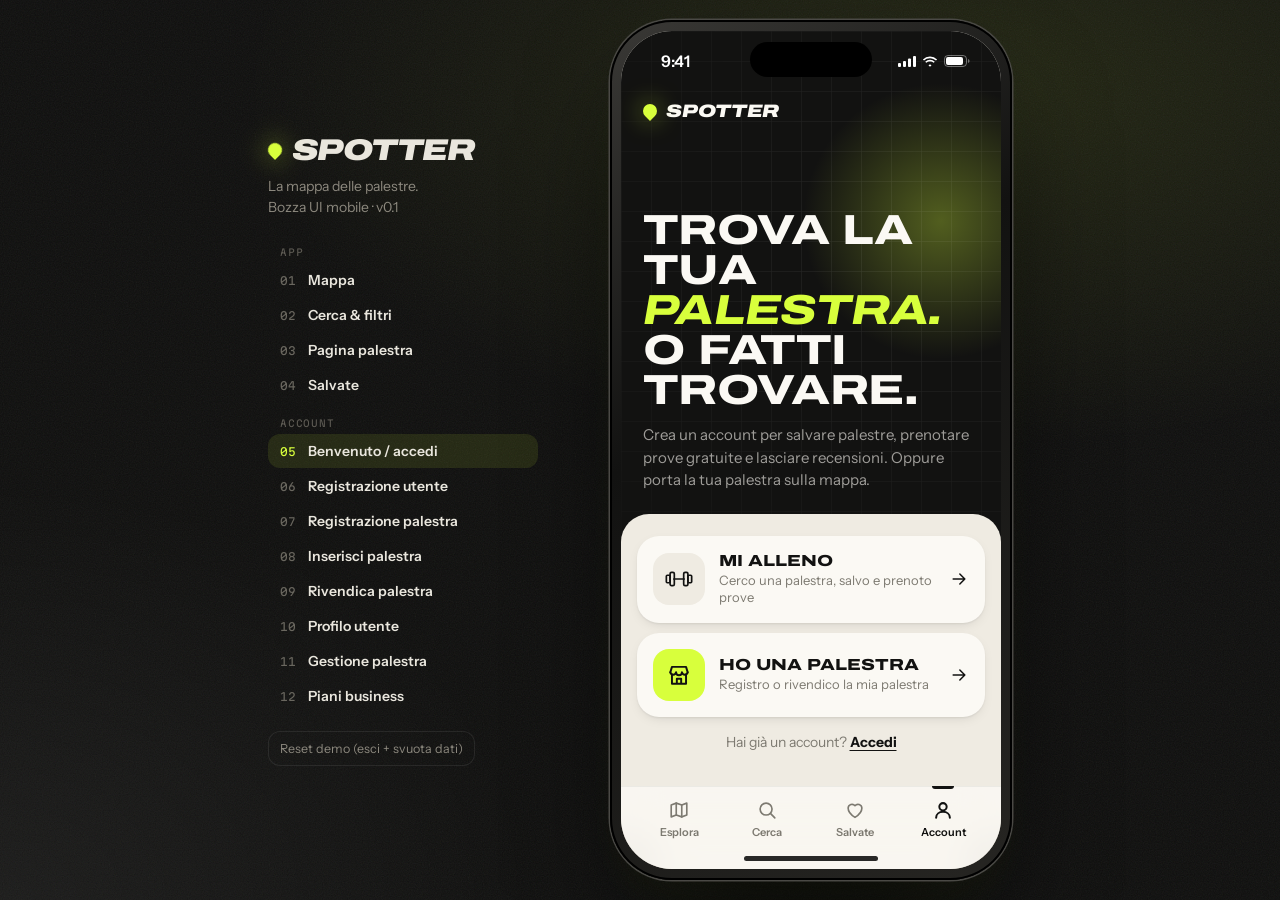
<file: anteprima/account.html>
<!doctype html>
<html lang="it">
<head>
  <meta charset="utf-8">
  <meta name="robots" content="noindex, nofollow">
  <meta name="viewport" content="width=device-width, initial-scale=1, viewport-fit=cover">
  <title>Spotter — Account</title>
  <link rel="icon" href="../assets/img/favicon.svg" type="image/svg+xml">
  <link rel="stylesheet" href="../assets/css/fonts.css">
  <link rel="stylesheet" href="../assets/css/anteprima.css?v=1">
</head>
<body>
  <div class="device">
    <div class="screen" data-status="light">
      <div class="welcome">
        <div class="grid-bg"></div>
        <div class="w-top">
          <div class="w-brand"><span class="logo-dot"></span>SPOTTER</div>
          <h1 class="display">Trova la tua <em>palestra.</em><br>O fatti trovare.</h1>
          <p>Crea un account per salvare palestre, prenotare prove gratuite e lasciare recensioni. Oppure porta la tua palestra sulla mappa.</p>
        </div>
        <div class="w-sheet">
          <a class="role-card" href="registrati.html?tipo=utente">
            <span class="ri" id="riU"></span>
            <span><b>Mi alleno</b><small>Cerco una palestra, salvo e prenoto prove</small></span>
            <span id="arU"></span>
          </a>
          <a class="role-card gym" href="registrati.html?tipo=palestra">
            <span class="ri" id="riG"></span>
            <span><b>Ho una palestra</b><small>Registro o rivendico la mia palestra</small></span>
            <span id="arG"></span>
          </a>
          <p class="w-login">Hai già un account? <button id="loginBtn">Accedi</button></p>
        </div>
      </div>
      <nav id="tabbar"></nav>
    </div>
  </div>

  <script src="../assets/js/data.js?v=1"></script>
  <script src="../assets/js/icons.js?v=1"></script>
  <script src="../assets/js/anteprima.js?v=1"></script>
  <script>
    if (getSession()) { location.replace(accountHome()); throw new Error('redirect'); }
    mountShell('account.html');
    $('#riU').innerHTML = eqIcon('manubri', 30);
    $('#riG').innerHTML = ui('store', 26);
    $('#arU').innerHTML = $('#arG').innerHTML = ui('arrow', 20);

    $('#loginBtn').onclick = () => {
      const w = openSheet(`
        <h3 class="display">Accedi</h3>
        <p class="sub">Bentornato su Spotter.</p>
        <div class="social"><button class="btn btn-ink" data-demo="user">${ui('apple', 18)} Apple</button><button class="btn btn-ghost" data-demo="user">${ui('google', 18)} Google</button></div>
        <div class="or">oppure</div>
        <div class="stack">
          <div class="field"><label>Email</label><input class="inp" type="email" placeholder="nome@email.it" autocomplete="username"></div>
          <div class="field"><label>Password <a href="#" class="muted" onclick="toast('Link inviato via email');return false">Dimenticata?</a></label><input class="inp" type="password" placeholder="••••••••" autocomplete="current-password"></div>
          <button class="btn btn-ink btn-block" data-demo="user">Accedi</button>
        </div>
        <div class="or" style="margin-top:16px">demo bozza</div>
        <div class="row2"><button class="btn btn-ghost" data-demo="user">Utente demo</button><button class="btn btn-volt" data-demo="gym">Palestra demo</button></div>`);
      $$('[data-demo]', w).forEach(b => b.onclick = () => {
        if (b.dataset.demo === 'gym') {
          setSession({ role: 'gym', name: 'Marco Ferri', email: 'marco@ferroclub.it', since: 'gen 2026' });
          setMyGym({ ...JSON.parse(JSON.stringify(GYMS.find(g => g.id === 'ferro'))), _status: 'attiva', _plan: 'boost' });
        } else {
          setSession({ role: 'user', name: 'Alex Moretti', email: 'alex@email.it', since: 'mar 2026' });
        }
        location.href = accountHome();
      });
    };
  </script>
</body>
</html>
</file>
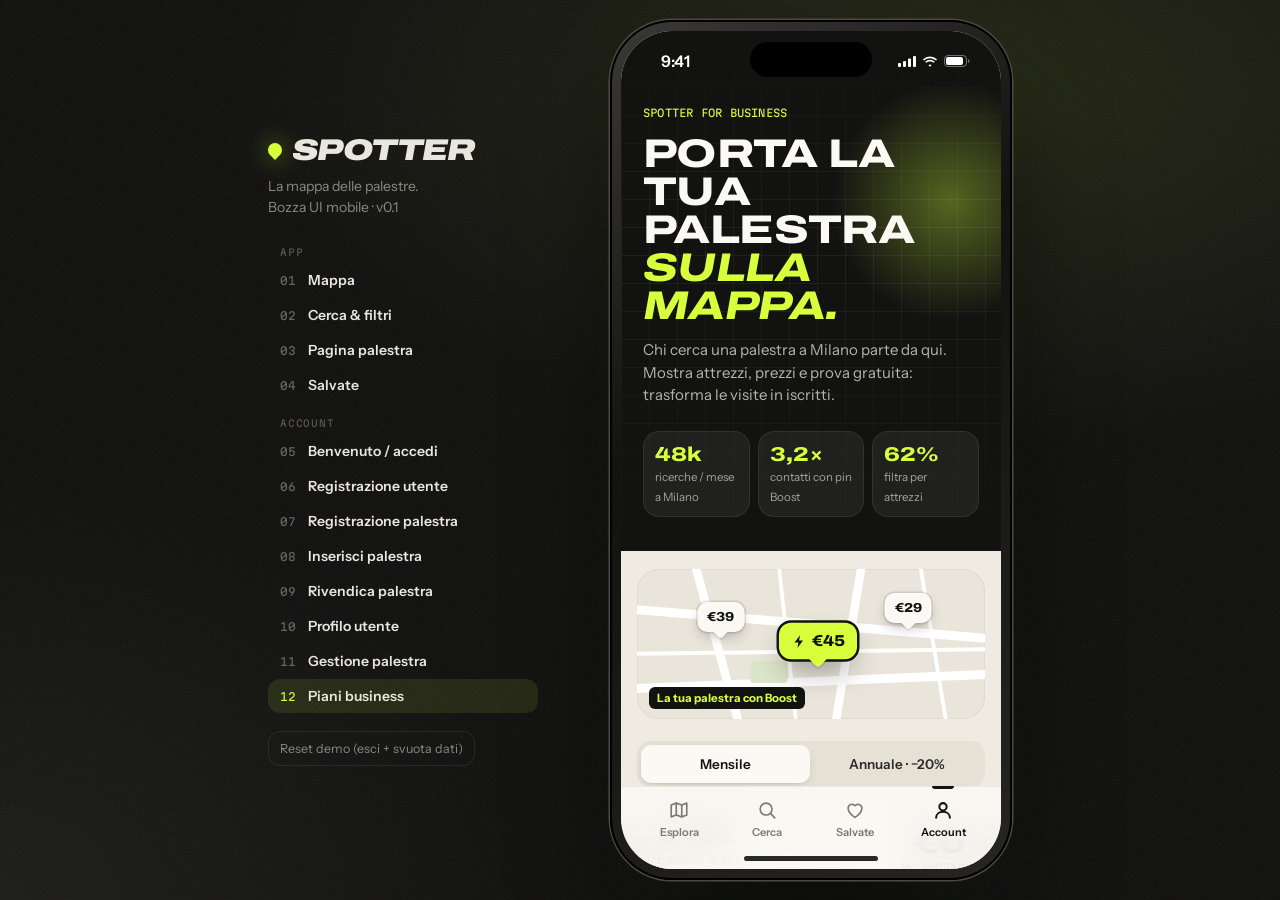
<file: anteprima/business.html>
<!doctype html>
<html lang="it">
<head>
  <meta charset="utf-8">
  <meta name="robots" content="noindex, nofollow">
  <meta name="viewport" content="width=device-width, initial-scale=1, viewport-fit=cover">
  <title>Spotter — Per le palestre</title>
  <link rel="icon" href="../assets/img/favicon.svg" type="image/svg+xml">
  <link rel="stylesheet" href="../assets/css/fonts.css">
  <link rel="stylesheet" href="../assets/css/anteprima.css?v=1">
</head>
<body>
  <div class="device">
    <div class="screen" data-status="light">
      <div class="scroll">
        <section class="biz-hero">
          <div class="grid-bg"></div>
          <span class="mono">Spotter for Business</span>
          <h1 class="display">Porta la tua palestra <em>sulla mappa.</em></h1>
          <p>Chi cerca una palestra a Milano parte da qui. Mostra attrezzi, prezzi e prova gratuita: trasforma le visite in iscritti.</p>
          <div class="biz-stats">
            <div><b>48k</b><span>ricerche / mese a Milano</span></div>
            <div><b>3,2×</b><span>contatti con pin Boost</span></div>
            <div><b>62%</b><span>filtra per attrezzi</span></div>
          </div>
        </section>

        <div class="pin-demo">
          <svg class="streets" viewBox="0 0 370 150" preserveAspectRatio="none">
            <g stroke="#fff" stroke-width="9" fill="none" stroke-linecap="round">
              <path d="M-10 40 L380 70"/><path d="M60 -10 L110 160"/><path d="M240 -10 L210 160"/><path d="M-10 120 L380 105"/>
            </g>
            <g stroke="#fff" stroke-width="4" fill="none"><path d="M150 -10 L170 160"/><path d="M-10 85 L380 80"/><path d="M300 -10 L330 160"/></g>
            <rect x="120" y="92" width="40" height="22" rx="4" fill="#DCE6C8"/>
          </svg>
          <div style="position:absolute;left:24%;top:46%"><div class="pin">€39</div></div>
          <div style="position:absolute;left:78%;top:40%"><div class="pin">€29</div></div>
          <div style="position:absolute;left:52%;top:62%"><div class="pin is-active" id="demoPin"></div></div>
          <span class="lbl tag tag-ink">La tua palestra con Boost</span>
        </div>

        <div class="billing"><div class="seg" id="billing"><button class="on" data-b="m">Mensile</button><button data-b="y">Annuale · −20%</button></div></div>

        <div class="p-cards" id="plans"></div>

        <div class="sec-label mono">Domande frequenti</div>
        <div class="faq">
          <details open><summary>Posso iniziare gratis?<span data-ui="down"></span></summary><p>Sì. Il piano Base è gratuito per sempre: profilo, attrezzi, prezzi e recensioni. Passi a Pro o Boost quando vuoi.</p></details>
          <details><summary>Come aggiorno la lista attrezzi?<span data-ui="down"></span></summary><p>Dalla dashboard scegli gli attrezzi dal catalogo (con icona) e indichi quantità e marca. Le modifiche sono online subito.</p></details>
          <details><summary>Cosa significa “in evidenza”?<span data-ui="down"></span></summary><p>Il tuo pin diventa nero con il fulmine giallo, appare per primo nel carosello e nei risultati della tua zona.</p></details>
          <details><summary>Posso disdire quando voglio?<span data-ui="down"></span></summary><p>Sì, nessun vincolo sul mensile. L'annuale si rinnova solo se lo confermi.</p></details>
        </div>

        <div style="padding:24px 16px 0">
          <button class="btn btn-volt btn-block" style="height:58px" onclick="toast('Registrazione in arrivo')">Registra la tua palestra</button>
        </div>
        <div style="height:130px"></div>
      </div>
      <nav id="tabbar"></nav>
    </div>
  </div>

  <script src="../assets/js/data.js?v=1"></script>
  <script src="../assets/js/icons.js?v=1"></script>
  <script src="../assets/js/anteprima.js?v=1"></script>
  <script>
    mountShell('account.html');
    $$('[data-ui]').forEach(el => el.innerHTML = ui(el.dataset.ui, 20));
    $('#demoPin').innerHTML = ui('bolt', 13) + '€45';

    const PLANS = [
      { id: 'base', name: 'Base', m: 0, desc: 'Esserci, gratis.', cta: 'Inizia gratis', cls: '',
        perks: ['Pagina palestra con 5 foto', 'Lista attrezzi e abbonamenti', 'Ricevi recensioni', 'Pin standard sulla mappa'] },
      { id: 'pro', name: 'Pro', m: 19, desc: 'Per chi vuole convertire.', cta: 'Prova Pro 30 giorni', cls: 'pro', ribbon: 'Il più scelto',
        perks: ['Tutto di Base', 'Foto e video illimitati', 'Badge “Verificata”', 'Rispondi alle recensioni', 'Prenotazioni prova gratuita', 'Statistiche visite e contatti'] },
      { id: 'boost', name: 'Boost', m: 49, desc: 'Massima visibilità in zona.', cta: 'Attiva Boost', cls: 'boost',
        perks: ['Tutto di Pro', 'Pin “In evidenza” sulla mappa', 'Primo posto nel carosello', 'Notifica a chi cerca nella tua zona', 'Campagne prova gratuita'] },
    ];

    function render(yearly) {
      $('#plans').innerHTML = PLANS.map((p, i) => {
        const price = yearly ? Math.round(p.m * 0.8) : p.m;
        return `
        <div class="pc ${p.cls}" style="--d:${i * .06}s">
          ${p.ribbon ? `<span class="tag tag-volt ribbon">${ui('bolt', 11)}${p.ribbon}</span>` : ''}
          <div class="pc-h">
            <div><h3 class="display">${p.name}</h3><p class="desc">${p.desc}</p></div>
            <div class="price">€${price}<small>${p.m ? (yearly ? '/mese, annuale' : '/mese') : 'per sempre'}</small></div>
          </div>
          <ul>${p.perks.map(k => `<li>${ui('check', 18)}${k}</li>`).join('')}</ul>
          <button class="btn btn-block ${p.cls === 'pro' ? 'btn-volt' : 'btn-ink'}" onclick="toast('${p.name} selezionato')">${p.cta}</button>
        </div>`;
      }).join('');
    }
    render(false);
    $$('#billing button').forEach(b => b.onclick = () => {
      $$('#billing button').forEach(x => x.classList.toggle('on', x === b));
      render(b.dataset.b === 'y');
    });
  </script>
</body>
</html>
</file>
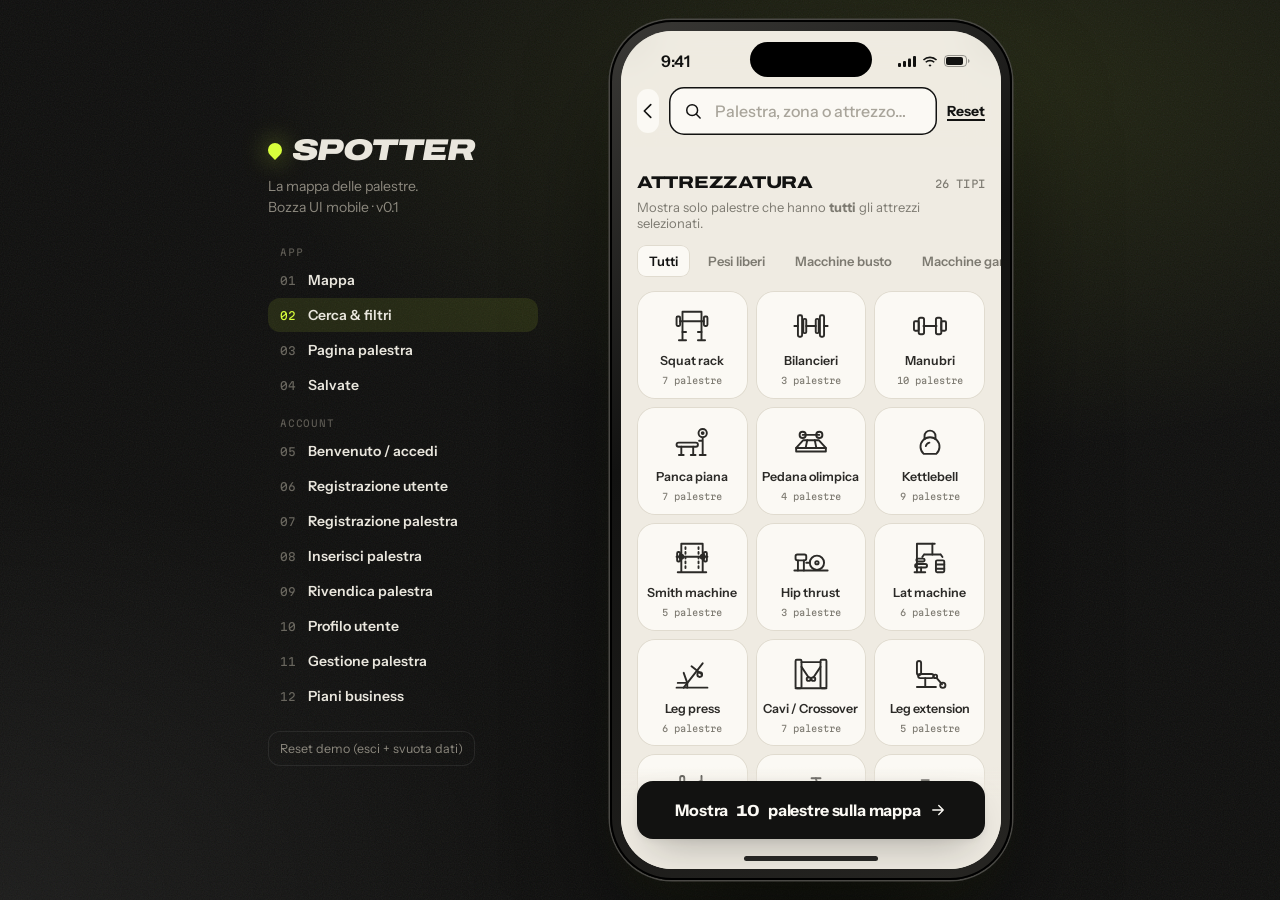
<file: anteprima/cerca.html>
<!doctype html>
<html lang="it">
<head>
  <meta charset="utf-8">
  <meta name="robots" content="noindex, nofollow">
  <meta name="viewport" content="width=device-width, initial-scale=1, viewport-fit=cover">
  <title>Spotter — Cerca</title>
  <link rel="icon" href="../assets/img/favicon.svg" type="image/svg+xml">
  <link rel="stylesheet" href="../assets/css/fonts.css">
  <link rel="stylesheet" href="../assets/css/anteprima.css?v=1">
</head>
<body>
  <div class="device">
    <div class="screen">
      <div class="scroll" id="scroll">
        <header class="page-head">
          <div class="head-row">
            <a href="index.html" class="icon-btn" id="back" aria-label="Indietro"></a>
            <label class="search-input">
              <span id="sIco"></span>
              <input id="q" type="search" placeholder="Palestra, zona o attrezzo…" autocomplete="off">
            </label>
            <button class="link-reset" id="reset">Reset</button>
          </div>
        </header>

        <div class="suggest" id="suggest" hidden></div>

        <div class="filters" id="filters">
          <!-- Attrezzatura -->
          <section class="fsec" style="--d:.02s">
            <div class="fsec-h"><h2 class="display">Attrezzatura</h2><span class="mono" id="eqCount"></span></div>
            <p class="fsec-note">Mostra solo palestre che hanno <b>tutti</b> gli attrezzi selezionati.</p>
            <div class="cat-tabs hscroll" id="catTabs"></div>
            <div class="eq-grid" id="eqGrid"></div>
            <div class="db-range">
              <div class="db-h"><span class="db-ic" id="dbIc"></span><span><b>Manubri fino ad almeno</b><small>Peso massimo della rastrelliera</small></span></div>
              <div class="seg" id="dbMax"></div>
            </div>
          </section>

          <!-- Prezzo -->
          <section class="fsec" style="--d:.06s">
            <div class="fsec-h"><h2 class="display">Prezzo mensile</h2><span class="big-val" id="priceVal"></span></div>
            <div class="hist" id="hist"></div>
            <div class="range">
              <div class="track"><div class="fill" id="rFill"></div></div>
              <input type="range" id="price" min="20" max="100" step="5">
            </div>
            <div class="range-labels mono"><span>€20</span><span>€60</span><span>€100+</span></div>
          </section>

          <!-- Disponibilità -->
          <section class="fsec" style="--d:.1s">
            <div class="fsec-h"><h2 class="display">Disponibilità</h2></div>
            <div id="toggles"></div>
          </section>

          <!-- Distanza -->
          <section class="fsec" style="--d:.12s">
            <div class="fsec-h"><h2 class="display">Distanza</h2><span class="mono">da Duomo</span></div>
            <div class="seg" id="dist"></div>
          </section>

          <!-- Tipo -->
          <section class="fsec">
            <div class="fsec-h"><h2 class="display">Tipo di palestra</h2></div>
            <div class="chips-wrap" id="types"></div>
          </section>

          <!-- Servizi -->
          <section class="fsec">
            <div class="fsec-h"><h2 class="display">Servizi</h2></div>
            <div class="chips-wrap" id="amen"></div>
          </section>

          <!-- Valutazione -->
          <section class="fsec">
            <div class="fsec-h"><h2 class="display">Valutazione</h2></div>
            <div class="seg" id="rating"></div>
          </section>
        </div>
      </div>

      <div class="sticky-cta"><button class="btn btn-ink btn-block" id="go"></button></div>
    </div>
  </div>

  <script src="../assets/js/data.js?v=1"></script>
  <script src="../assets/js/icons.js?v=1"></script>
  <script src="../assets/js/anteprima.js?v=1"></script>
  <script>
    mountShell('cerca.html');
    $('#back').innerHTML = ui('back', 22);
    $('#sIco').innerHTML = ui('search', 20);
    $('#dbIc').innerHTML = eqIcon('manubri', 26);

    let F = loadFilters();
    let cat = 'tutti';
    const toggle = (arr, v) => { const i = arr.indexOf(v); i >= 0 ? arr.splice(i, 1) : arr.push(v); };
    const gymsWith = id => GYMS.filter(g => g.equipment.some(e => e[0] === id)).length;

    /* ---------- attrezzi ---------- */
    function renderCats() {
      const cats = [['tutti', 'Tutti'], ...Object.entries(EQUIP_CATS)];
      $('#catTabs').innerHTML = cats.map(([k, l]) => {
        const n = k === 'tutti' ? F.equip.length : F.equip.filter(e => EQUIP[e].cat === k).length;
        return `<button class="${cat === k ? 'on' : ''}" data-k="${k}">${l}${n ? ` · ${n}` : ''}</button>`;
      }).join('');
      $$('#catTabs button').forEach(b => b.onclick = () => { cat = b.dataset.k; renderCats(); renderEq(); });
    }
    function renderEq() {
      // solo attrezzi presenti in almeno una palestra
      const ids = Object.keys(EQUIP).filter(id => gymsWith(id) > 0 && (cat === 'tutti' || EQUIP[id].cat === cat));
      $('#eqGrid').innerHTML = ids.map(id => `
        <button class="eq-pick ${F.equip.includes(id) ? 'on' : ''}" data-id="${id}">
          <span class="ck">${ui('check', 12)}</span>
          ${eqIcon(id, 38)}
          <span>${EQUIP[id].name}</span>
          <span class="avail">${gymsWith(id)} palestre</span>
        </button>`).join('');
      $$('#eqGrid .eq-pick').forEach(b => b.onclick = () => {
        toggle(F.equip, b.dataset.id);
        b.classList.toggle('on');
        renderCats(); update();
      });
    }

    /* ---------- prezzo ---------- */
    function renderPrice() {
      const bins = [];
      for (let p = 20; p < 100; p += 10) bins.push(GYMS.filter(g => g.price >= p && g.price < p + 10).length);
      bins[bins.length - 1] += GYMS.filter(g => g.price >= 100).length;
      const max = Math.max(...bins);
      $('#hist').innerHTML = bins.map((b, i) =>
        `<span style="height:${(b / max) * 100}%" class="${20 + i * 10 > F.priceMax ? 'off' : ''}"></span>`).join('');
      $('#price').value = F.priceMax;
      $('#rFill').style.width = ((F.priceMax - 20) / 80 * 100) + '%';
      $('#priceVal').textContent = F.priceMax >= 100 ? 'Qualsiasi' : `≤ €${F.priceMax}`;
    }
    $('#price').oninput = e => { F.priceMax = +e.target.value; renderPrice(); update(); };

    /* ---------- toggle ---------- */
    const TOG = [
      ['trial', 'ticket', 'Prova gratuita', 'Ingresso o settimana di prova senza costi'],
      ['openNow', 'clock', 'Aperto adesso', 'In base all\'orario attuale'],
      ['h24', null, 'Aperto 24/7', 'Accesso a qualsiasi ora'],
      ['women', 'venus', 'Spazi riservati donne', 'Palestra solo donne o area dedicata'],
    ];
    function renderToggles() {
      $('#toggles').innerHTML = TOG.map(([k, i, t, s]) => `
        <div class="toggle-row" data-k="${k}">
          <span class="ti">${i ? ui(i, 20) : amIcon('h24', 20)}</span>
          <span class="tt"><b>${t}</b><small>${s}</small></span>
          <button class="switch ${F[k] ? 'on' : ''}" aria-label="${t}"></button>
        </div>`).join('');
      $$('#toggles .toggle-row').forEach(r => r.onclick = () => { F[r.dataset.k] = !F[r.dataset.k]; renderToggles(); update(); });
    }

    /* ---------- segmented ---------- */
    function seg(el, opts, key) {
      $(el).innerHTML = opts.map(([v, l]) => `<button class="${F[key] === v ? 'on' : ''}" data-v="${v}">${l}</button>`).join('');
      $$(el + ' button').forEach(b => b.onclick = () => {
        F[key] = b.dataset.v === 'null' ? null : +b.dataset.v;
        seg(el, opts, key); update();
      });
    }

    /* ---------- chips ---------- */
    function renderTypes() {
      $('#types').innerHTML = GYM_TYPES.map(t => `<button class="chip ${F.types.includes(t) ? 'on' : ''}" data-t="${t}">${t}</button>`).join('');
      $$('#types .chip').forEach(b => b.onclick = () => { toggle(F.types, b.dataset.t); b.classList.toggle('on'); update(); });
    }
    function renderAmen() {
      $('#amen').innerHTML = Object.entries(AMENITIES).filter(([k]) => k !== 'h24').map(([k, l]) =>
        `<button class="chip am-chip ${F.amenities.includes(k) ? 'on' : ''}" data-a="${k}">${amIcon(k, 18)}${l}</button>`).join('');
      $$('#amen .chip').forEach(b => b.onclick = () => { toggle(F.amenities, b.dataset.a); b.classList.toggle('on'); update(); });
    }

    /* ---------- ricerca testuale ---------- */
    const hl = (s, q) => s.replace(new RegExp(`(${q.replace(/[.*+?^${}()|[\]\\]/g, '\\$&')})`, 'ig'), '<mark>$1</mark>');
    function renderSuggest() {
      const q = F.q.trim();
      const box = $('#suggest');
      if (!q) { box.hidden = true; return; }
      const ql = q.toLowerCase();
      const gyms = GYMS.filter(g => (g.name + ' ' + g.area + ' ' + g.type).toLowerCase().includes(ql)).slice(0, 4);
      const eqs = Object.entries(EQUIP).filter(([, e]) => e.name.toLowerCase().includes(ql)).slice(0, 4);
      box.hidden = false;
      box.innerHTML =
        (gyms.length ? `<h4 class="mono">Palestre</h4>` + gyms.map(g => `
          <a class="sg-row" href="palestra.html?id=${g.id}">
            <img src="${photo(g.photos[0], 120)}" alt="">
            <span class="tt"><b>${hl(g.name, q)}</b><small>${g.type} · ${hl(g.area, q)} · ${fmtKm(distKm(g.lat, g.lng))}</small></span>
            ${ui('arrowUR', 18)}
          </a>`).join('') : '') +
        (eqs.length ? `<h4 class="mono">Attrezzi</h4>` + eqs.map(([id, e]) => `
          <button class="sg-row" style="width:100%;text-align:left" data-eq="${id}">
            <span class="sg-ic">${eqIcon(id, 28)}</span>
            <span class="tt"><b>${hl(e.name, q)}</b><small>${gymsWith(id)} palestre · ${EQUIP_CATS[e.cat]}</small></span>
            <span class="tag ${F.equip.includes(id) ? 'tag-volt' : 'tag-soft'}">${F.equip.includes(id) ? 'Aggiunto' : '+ Filtro'}</span>
          </button>`).join('') : '') +
        (!gyms.length && !eqs.length ? `<p style="color:var(--mute);font-size:14px">Nessun risultato per “${q}”.</p>` : '');
      $$('#suggest [data-eq]').forEach(b => b.onclick = () => {
        toggle(F.equip, b.dataset.eq); renderCats(); renderEq(); renderSuggest(); update();
      });
    }
    $('#q').value = F.q;
    $('#q').oninput = e => { F.q = e.target.value; renderSuggest(); update(); };

    /* ---------- CTA ---------- */
    function update() {
      saveFilters(F);
      const n = GYMS.filter(g => gymMatches(g, F)).length;
      const b = $('#go');
      b.disabled = !n;
      b.innerHTML = n
        ? `Mostra <span class="num">${n}</span> palestre sulla mappa ${ui('arrow', 18)}`
        : 'Nessuna palestra con questi filtri';
      $('#eqCount').textContent = F.equip.length ? `${F.equip.length} selezionati` : `${Object.keys(EQUIP).filter(id => gymsWith(id) > 0).length} tipi`;
    }
    $('#go').onclick = () => location.href = 'index.html';
    $('#reset').onclick = () => { F = JSON.parse(JSON.stringify(DEFAULT_FILTERS)); $('#q').value = ''; renderAll(); };

    function renderAll() {
      renderCats(); renderEq(); renderPrice(); renderToggles();
      seg('#dist', [[1, '1 km'], [2, '2 km'], [5, '5 km'], [null, 'Ovunque']], 'distMax');
      seg('#rating', [[0, 'Tutte'], [4, '4,0+'], [4.5, '4,5+'], [4.8, '4,8+']], 'rating');
      seg('#dbMax', [[0, 'Tutti'], [30, '30 kg'], [40, '40 kg'], [50, '50 kg'], [60, '60 kg']], 'dbMax');
      renderTypes(); renderAmen(); renderSuggest(); update();
    }
    renderAll();
  </script>
</body>
</html>
</file>
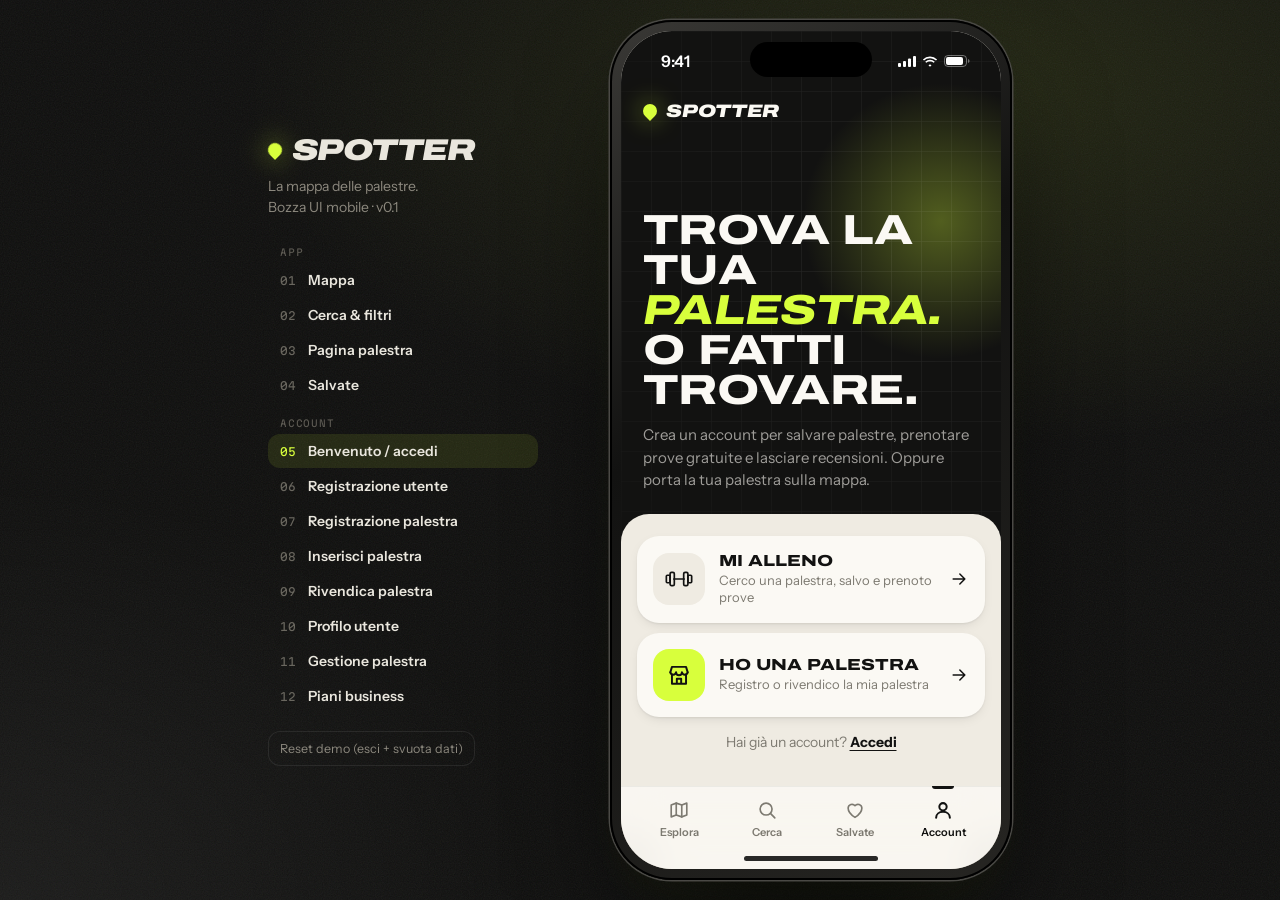
<file: anteprima/gestione.html>
<!doctype html>
<html lang="it">
<head>
  <meta charset="utf-8">
  <meta name="robots" content="noindex, nofollow">
  <meta name="viewport" content="width=device-width, initial-scale=1, viewport-fit=cover">
  <title>Spotter — La mia palestra</title>
  <link rel="icon" href="../assets/img/favicon.svg" type="image/svg+xml">
  <link rel="stylesheet" href="../assets/css/fonts.css">
  <link rel="stylesheet" href="../assets/css/anteprima.css?v=1">
</head>
<body>
  <div class="device">
    <div class="screen" data-status="light">
      <div class="scroll" id="root"></div>
      <nav id="tabbar"></nav>
    </div>
  </div>

  <script src="../assets/js/data.js?v=1"></script>
  <script src="../assets/js/icons.js?v=1"></script>
  <script src="../assets/js/anteprima.js?v=1"></script>
  <script>
    const ses = getSession();
    const g = getMyGym();
    if (!ses) location.replace('account.html');
    else if (ses.role !== 'gym') location.replace('profilo.html');
    else render();

    function render() {
      mountShell('account.html');
      const root = $('#root');

      // nessuna palestra ancora collegata
      if (!g) {
        $('.screen').dataset.status = '';
        $('.statusbar').classList.remove('light');
        root.innerHTML = `
          <div class="prof-head"><span class="prof-av gym">${initials(ses.name)}</span><div><h1 class="display">${ses.name}</h1><small>Account palestra · ${ses.email || ''}</small></div></div>
          <div class="sec stack">
            <div class="notfound" style="text-align:left;background:var(--paper);border-style:solid;border-color:var(--line)">
              <b style="font-size:17px">Collega la tua palestra</b>
              <p>Cercala sulla mappa per rivendicarla, oppure inseriscila da zero.</p>
              <a class="btn btn-ink btn-block" href="palestra-nuova.html">${ui('search', 18)} Cerca o aggiungi</a>
            </div>
          </div>
          ${accountMenu()}`;
        $('#out').onclick = logout;
        return;
      }

      const st = g._status || 'bozza';
      const STB = { attiva: ['Online', 'ok'], verifica: [g._claim ? 'Rivendicazione in verifica' : 'In verifica', 'wait'], bozza: ['Bozza', ''], sospesa: ['Sospesa', 'wait'] }[st];
      const active = st === 'attiva';
      const PL = { base: 'Base', pro: 'Pro', boost: 'Boost' }[g._plan || 'base'];

      // completezza sezioni → link alla procedura in modalità modifica
      const rows = [
        [1, 'Info e tipo', g.name ? `${g.type}${g.desc ? '' : ' · manca descrizione'}` : 'Da completare', !!(g.name && g.desc)],
        [2, 'Posizione', g.address || 'Manca indirizzo', !!g.address],
        [3, 'Contatti', [g.phone && 'Chiama', g.whatsapp && 'WhatsApp', g.site && 'Sito'].filter(Boolean).join(' · ') || 'Nessun contatto', !!(g.phone || g.whatsapp || g.site)],
        [4, 'Orari e accesso', `${g.hours === '24h' ? '24/7' : 'Orari impostati'} · ${g.trial || 'nessuna prova'}`, true],
        [5, 'Attrezzi', `${g.equipment.length} tipi · ${g.equipment.reduce((s, e) => s + e[1], 0)} pezzi`, g.equipment.length >= 3],
        [6, 'Servizi', `${g.amenities.length} servizi`, g.amenities.length > 0],
        [7, 'Prezzi', g.price ? `da €${g.price}/mese` : 'Nessun prezzo', !!g.price],
        [8, 'Foto', `${g.photos.length} foto`, g.photos.length >= 3],
      ];
      const pct = Math.round(rows.filter(r => r[3]).length / rows.length * 100);

      root.innerHTML = `
        <div class="g-hero">
          ${g.photos.length ? `<img src="${photo(g.photos[0], 800)}" alt="">` : `<span class="g-empty">${ui('image', 40)}</span>`}
          <div class="g-t">
            <div class="g-badges"><span class="st-badge ${STB[1]}">${STB[0]}</span><span class="st-badge plan">${g._plan === 'boost' ? ui('bolt', 11) : ''}${PL}</span></div>
            <h1 class="display">${g.name || 'La mia palestra'}</h1>
          </div>
        </div>

        ${st === 'bozza' ? `
        <div class="sec"><div class="verify-card"><h3>Scheda non ancora inviata</h3><p>Completa i passaggi mancanti e inviala per la verifica: dopo sarà visibile sulla mappa.</p>
          <a class="btn btn-ink btn-block" href="palestra-nuova.html">Continua la registrazione ${ui('arrow', 18)}</a></div></div>` : ''}

        ${st === 'verifica' ? `
        <div class="sec"><div class="verify-card">
          <h3>${g._claim ? 'Stiamo verificando la rivendicazione' : 'Stiamo verificando la tua palestra'}</h3>
          <p>Di solito meno di 48 ore. Nel frattempo puoi già sistemare la scheda.</p>
          <div class="timeline">
            <div class="tl ok"><i>${ui('check', 14)}</i><span><b>Richiesta inviata</b><small>Oggi</small></span></div>
            <div class="tl now"><i></i><span><b>Controllo dello staff</b><small>Indirizzo e titolarità</small></span></div>
            <div class="tl"><i></i><span><b>Online sulla mappa</b><small>Ti avvisiamo via email</small></span></div>
          </div></div></div>` : ''}

        <div class="sec">
          <div class="sec-h"><h2 class="display">Ultimi 30 giorni</h2><span class="mono">${active ? 'statistiche' : 'dopo la verifica'}</span></div>
          <div class="kpi-g">
            ${[['eye', 'Visite pagina', active ? '4.612' : '—', '+18%', 'ink'], ['phone', 'Chiamate', active ? '86' : '—', '+9%'], ['nav', 'Indicazioni', active ? '312' : '—', '+22%'], ['ticket', 'Richieste prova', active ? '24' : '—', '+4']]
              .map(([i, l, v, d, c]) => `<div class="${c || ''}"><span>${ui(i, 15)}${l}</span><b>${v}</b>${active ? `<span class="d">${d}</span>` : ''}</div>`).join('')}
          </div>
        </div>

        ${active ? `
        <div class="sec">
          <div class="sec-h"><h2 class="display">Richieste di prova</h2><span class="mono" id="reqN">3 nuove</span></div>
          <div class="card-box" id="reqs">
            ${[['Giulia R.', 'Domani · 18:30'], ['Luca P.', 'Mer 7 · 07:00'], ['Sara B.', 'Gio 8 · 19:30']].map(([n, w]) => `
              <div class="req"><span class="av">${initials(n)}</span><span><b>${n}</b><small>${g.trial || 'Prova'} · ${w}</small></span>
              <span class="ra"><button aria-label="Rifiuta" data-r="no">${ui('close', 16)}</button><button class="y" aria-label="Accetta" data-r="ok">${ui('check', 16)}</button></span></div>`).join('')}
          </div>
        </div>` : ''}

        <div class="sec">
          <div class="sec-h"><h2 class="display">La tua scheda</h2><span class="mono">${pct}% completa</span></div>
          <div class="card-box"><div class="sum-list">
            ${rows.map(([s, l, d, ok]) => `<a class="sum-row ${ok ? 'ok' : 'warn'}" href="palestra-nuova.html?edit=${s}"><span class="si">${ui(ok ? 'check' : 'minus', 14)}</span><span class="tt"><b>${l}</b><small>${d}</small></span><span class="ed">Modifica</span></a>`).join('')}
          </div></div>
          <a class="btn btn-ghost btn-block" style="margin-top:10px" href="palestra.html?id=mine">${ui('eye', 18)} Vedi come la vedono gli utenti</a>
        </div>

        <div class="sec">
          <div class="plan-now">
            <span class="tt"><b>Piano ${PL}</b><small>${g._plan === 'boost' ? 'Pin in evidenza attivo · rinnovo 1 nov' : 'Passa a Pro o Boost per più visibilità'}</small></span>
            <a class="btn btn-volt btn-sm" href="business.html" style="height:40px">${g._plan === 'boost' ? 'Gestisci' : 'Migliora'}</a>
          </div>
        </div>

        ${accountMenu()}`;

      $$('#reqs .req').forEach(r => $$('[data-r]', r).forEach(b => b.onclick = () => {
        r.style.transition = 'opacity .3s'; r.style.opacity = 0;
        setTimeout(() => { r.remove(); $('#reqN').textContent = `${$$('#reqs .req').length} nuove`; }, 300);
        toast(b.dataset.r === 'ok' ? 'Prova confermata: avvisiamo l\'utente' : 'Richiesta rifiutata');
      }));
      $('#out').onclick = logout;

      // status bar chiara sopra la foto, scura dopo
      const sc = $('#root');
      sc.addEventListener('scroll', () => {
        const over = sc.scrollTop < 150;
        $('.statusbar').classList.toggle('light', over);
        $('.statusbar').classList.toggle('solid', !over);
      }, { passive: true });
    }

    function accountMenu() {
      return `
        <div class="sec">
          <div class="sec-h"><h2 class="display">Account</h2></div>
          <div class="menu">
            <div class="mrow"><span class="mi" style="background:var(--volt);font-weight:800;font-size:12px">${initials(ses.name)}</span><span class="tt">${ses.name}<small>${ses.email || ''} · ${ses.gymRole === 'staff' ? 'Manager' : 'Titolare'}</small></span></div>
            <button class="mrow" onclick="toast('Inviti staff in arrivo')"><span class="mi">${ui('users', 19)}</span><span class="tt">Staff<small>Invita collaboratori a gestire la pagina</small></span>${ui('arrow', 16, 'arr')}</button>
            <button class="mrow" onclick="toast('Notifiche')"><span class="mi">${ui('bell', 19)}</span><span class="tt">Notifiche<small>Richieste prova, recensioni</small></span>${ui('arrow', 16, 'arr')}</button>
            <button class="mrow" onclick="toast('Fatture')"><span class="mi">${ui('doc', 19)}</span><span class="tt">Fatture e pagamenti</span>${ui('arrow', 16, 'arr')}</button>
            <button class="mrow danger" id="out"><span class="mi">${ui('logout', 19)}</span><span class="tt">Esci</span></button>
          </div>
        </div>
        <div style="height:120px"></div>`;
    }
  </script>
</body>
</html>
</file>
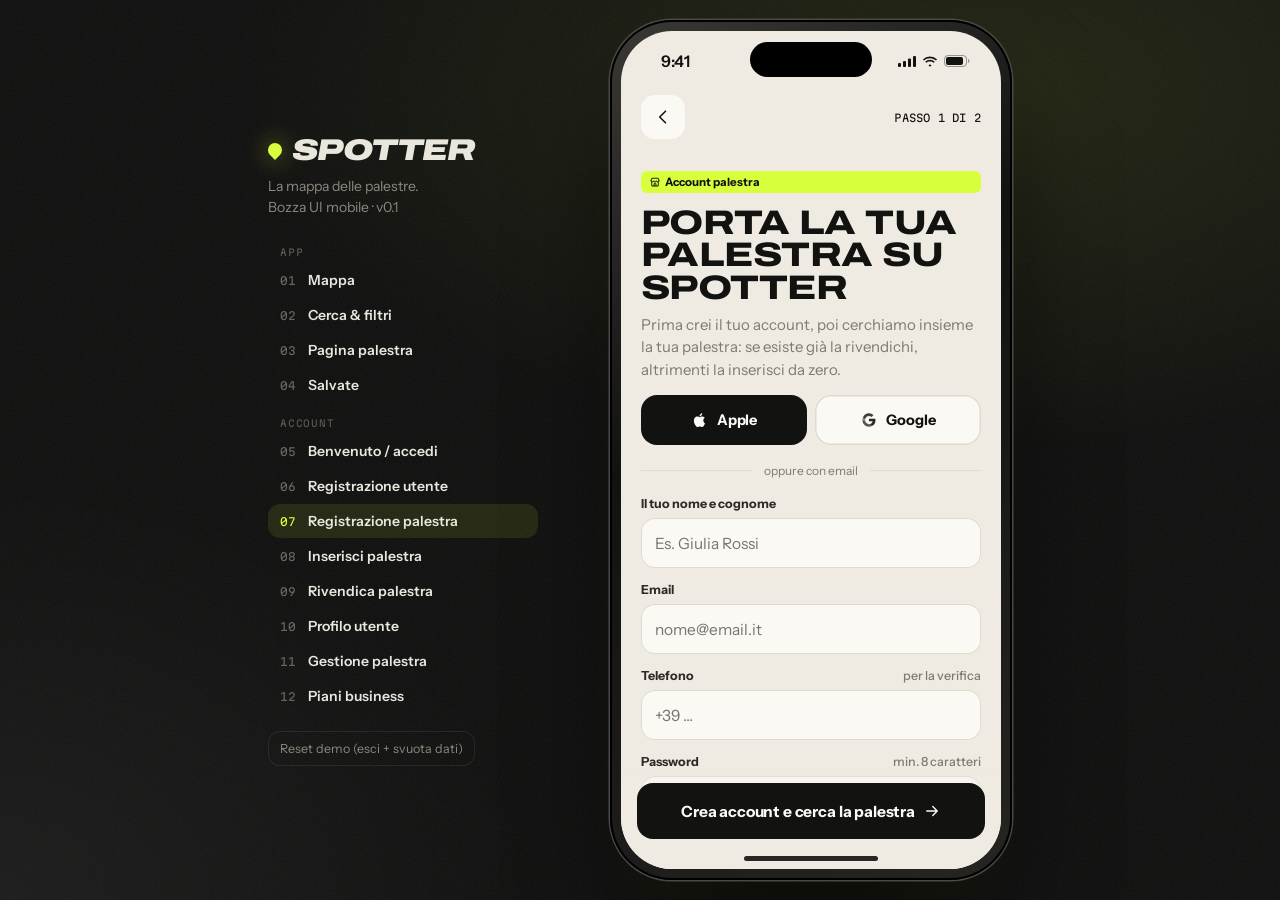
<file: anteprima/palestra-nuova.html>
<!doctype html>
<html lang="it">
<head>
  <meta charset="utf-8">
  <meta name="robots" content="noindex, nofollow">
  <meta name="viewport" content="width=device-width, initial-scale=1, viewport-fit=cover">
  <title>Spotter — Inserisci palestra</title>
  <link rel="icon" href="../assets/img/favicon.svg" type="image/svg+xml">
  <link rel="stylesheet" href="../assets/css/fonts.css">
  <link rel="stylesheet" href="../assets/vendor/leaflet/leaflet.css">
  <link rel="stylesheet" href="../assets/css/anteprima.css?v=1">
</head>
<body>
  <div class="device">
    <div class="screen">
      <header class="wz-head">
        <div class="wz-row">
          <button class="icon-btn" id="wzBack" aria-label="Indietro"></button>
          <span class="tt"><small class="mono" id="wzStep"></small><b id="wzTitle"></b></span>
          <button class="wz-save" id="wzSave">Salva ed esci</button>
        </div>
        <div class="wz-bar" id="wzBar"></div>
      </header>

      <div class="scroll" id="scroll">
        <div class="wz-body">

          <!-- 0 · CERCA -->
          <section class="wz-step" data-s="0">
            <h2 class="display">La tua palestra è già su Spotter?</h2>
            <p class="lead">Molte palestre sono già sulla mappa. Cercala: se c'è, la rivendichi in 2 minuti.</p>
            <label class="search-input" style="box-shadow:inset 0 0 0 1.5px var(--ink)"><span data-ui="search"></span><input id="q0" type="search" placeholder="Nome palestra o indirizzo" autocomplete="off"></label>
            <div class="found" id="found"></div>
            <div class="notfound">
              <b>Non la trovi?</b>
              <p>Aggiungila da zero: nome, indirizzo, attrezzi, prezzi e foto.</p>
              <button class="btn btn-ink" id="addNew"></button>
            </div>
          </section>

          <!-- 1 · INFO -->
          <section class="wz-step" data-s="1">
            <h2 class="display">Com'è la tua palestra?</h2>
            <div class="field"><label for="f-name">Nome della palestra</label><input class="inp" id="f-name" data-k="name" placeholder="Es. Iron Lab"></div>
            <div class="field"><label>Tipo di palestra</label><div class="chips-wrap" id="types"></div></div>
            <div class="field"><label for="f-desc">Descrizione <span class="muted" id="descN">0/280</span></label><textarea class="inp" id="f-desc" data-k="desc" maxlength="280" placeholder="Cosa vi rende diversi? Atmosfera, specialità, coach…"></textarea></div>
          </section>

          <!-- 2 · POSIZIONE -->
          <section class="wz-step" data-s="2">
            <h2 class="display">Dove si trova?</h2>
            <div class="field"><label for="f-addr">Indirizzo</label><div class="inp-pre"><span data-ui="pin"></span><input class="inp" id="f-addr" data-k="address" placeholder="Via, civico, città"></div></div>
            <button class="btn btn-ghost" id="geo"></button>
            <div class="wz-map" id="wzMap"></div>
            <p class="hint mono" style="margin:-6px 4px 0;color:var(--mute)" id="coords"></p>
            <div class="field"><label for="f-area">Zona / quartiere <span class="muted">appare sotto il nome</span></label><input class="inp" id="f-area" data-k="area" placeholder="Es. Navigli"></div>
          </section>

          <!-- 3 · CONTATTI -->
          <section class="wz-step" data-s="3">
            <h2 class="display">Come ti contattano?</h2>
            <p class="lead">Questi pulsanti appariranno in alto nella tua pagina. Lascia vuoto quello che non usi.</p>
            <div class="contact-prev" id="cprev"></div>
            <div class="field"><label for="f-phone">Telefono <span class="muted">pulsante “Chiama”</span></label><div class="inp-pre"><span data-ui="phone"></span><input class="inp" id="f-phone" data-k="phone" type="tel" placeholder="+39 02 …"></div></div>
            <div class="field"><label for="f-wa">WhatsApp <span class="muted">pulsante “WhatsApp”</span></label><div class="inp-pre"><span data-ui="whatsapp"></span><input class="inp" id="f-wa" data-k="whatsapp" type="tel" placeholder="+39 3…"></div></div>
            <button class="check-row" id="sameWa"><span class="cbox" data-ui="check"></span><span>Il numero WhatsApp è lo stesso del telefono</span></button>
            <div class="field"><label for="f-site">Sito web <span class="muted">pulsante “Sito”</span></label><div class="inp-pre"><span>https://</span><input class="inp" id="f-site" data-k="site" placeholder="miapalestra.it"></div></div>
            <div class="row2">
              <div class="field"><label for="f-mail">Email</label><input class="inp" id="f-mail" data-k="email" type="email" placeholder="info@…"></div>
              <div class="field"><label for="f-ig">Instagram</label><div class="inp-pre"><span>@</span><input class="inp" id="f-ig" data-k="ig" placeholder="account"></div></div>
            </div>
          </section>

          <!-- 4 · ORARI & ACCESSO -->
          <section class="wz-step" data-s="4">
            <h2 class="display">Orari e accesso</h2>
            <div class="card-box">
              <div class="toggle-row" id="t24"><span class="ti" data-ui="clock"></span><span class="tt"><b>Aperta 24/7</b><small>Accesso a qualsiasi ora, tutti i giorni</small></span><span class="switch"></span></div>
            </div>
            <div class="card-box" id="hoursBox"><div id="hours"></div></div>
            <button class="btn btn-ghost btn-sm" id="copyH" style="align-self:flex-start;height:38px"></button>

            <div class="card-box pad stack" style="gap:12px">
              <div class="toggle-row" id="tTrial" style="padding:0"><span class="ti" data-ui="ticket"></span><span class="tt"><b>Prova gratuita</b><small>Gli utenti possono prenotarla dall'app</small></span><span class="switch"></span></div>
              <div class="field" id="trialF"><label>Cosa offri?</label><div class="chips-wrap" id="trialOpts"></div><input class="inp" id="f-trial" placeholder="Oppure scrivi tu, es. 2 lezioni gratis"></div>
            </div>

            <div class="field"><label>Divisione di genere</label>
              <div class="opt-grid" id="gender"></div>
            </div>
          </section>

          <!-- 5 · ATTREZZI -->
          <section class="wz-step" data-s="5">
            <h2 class="display">Che attrezzi avete?</h2>
            <p class="lead">Tocca per selezionare, poi indica quanti. È la parte che gli utenti filtrano di più.</p>
            <label class="search-input" style="box-shadow:inset 0 0 0 1px var(--line)"><span data-ui="search"></span><input id="eqQ" type="search" placeholder="Cerca attrezzo…"></label>
            <div class="cat-tabs hscroll" id="eqCats" style="margin-bottom:0"></div>
            <div class="eqw" id="eqGrid"></div>
          </section>

          <!-- 6 · SERVIZI -->
          <section class="wz-step" data-s="6">
            <h2 class="display">Servizi</h2>
            <p class="lead">Cosa trova chi entra?</p>
            <div class="chips-wrap" id="amen"></div>
          </section>

          <!-- 7 · PREZZI -->
          <section class="wz-step" data-s="7">
            <h2 class="display">Abbonamenti e prezzi</h2>
            <p class="lead">Il prezzo mensile più basso appare sul pin della mappa.</p>
            <div class="stack" id="plans" style="gap:10px"></div>
            <button class="add-row" id="addPlan"></button>
            <div class="field"><label for="f-signup">Quota d'iscrizione <span class="muted">una tantum</span></label><div class="inp-pre"><span>€</span><input class="inp" id="f-signup" data-k="signup" type="number" min="0" placeholder="0"></div></div>
          </section>

          <!-- 8 · FOTO -->
          <section class="wz-step" data-s="8">
            <h2 class="display">Foto</h2>
            <p class="lead">Almeno 3: la sala, gli attrezzi, gli spogliatoi. La prima è la copertina.</p>
            <div class="ph-grid" id="photos"></div>
          </section>

          <!-- 9 · RIEPILOGO -->
          <section class="wz-step" data-s="9">
            <h2 class="display">Tutto pronto?</h2>
            <p class="lead">Così appare la tua palestra sulla mappa.</p>
            <div id="pvCard"></div>
            <div class="card-box"><div class="sum-list" id="sum"></div></div>
            <button class="check-row" id="confirm"><span class="cbox" data-ui="check"></span><span>Dichiaro di essere titolare o autorizzato a gestire questa palestra. Le informazioni sono corrette.</span></button>
          </section>
        </div>
      </div>

      <div class="wz-foot" id="foot">
        <button class="btn btn-ghost" id="prev" aria-label="Indietro"></button>
        <button class="btn btn-ink" id="next"></button>
      </div>
    </div>
  </div>

  <script src="../assets/vendor/leaflet/leaflet.js"></script>
  <script src="../assets/js/data.js?v=1"></script>
  <script src="../assets/js/icons.js?v=1"></script>
  <script src="../assets/js/anteprima.js?v=1"></script>
  <script>
    const ses = getSession();
    if (!ses || ses.role !== 'gym') { location.replace('registrati.html?tipo=palestra'); throw new Error('redirect'); }
    const params = new URLSearchParams(location.search);
    const editStep = params.get('edit') ? +params.get('edit') : null;
    const existing = getMyGym();
    if (!editStep && existing && existing._status !== 'bozza') { location.replace('gestione.html'); throw new Error('redirect'); }
    mountShell('palestra-nuova.html');
    $$('[data-ui]').forEach(el => el.innerHTML = ui(el.dataset.ui, el.classList.contains('cbox') ? 14 : 20));

    const STEPS = ['Cerca', 'Info', 'Posizione', 'Contatti', 'Orari e accesso', 'Attrezzi', 'Servizi', 'Prezzi', 'Foto', 'Riepilogo'];
    const g = existing ? JSON.parse(JSON.stringify(existing)) : {
      id: 'mia-' + Date.now().toString(36), name: '', type: 'Palestra', desc: '', address: '', area: '',
      lat: 45.4642, lng: 9.19, phone: '', whatsapp: '', site: '', email: '', ig: '',
      hours: { wk: ['07:00', '22:00'], sat: ['09:00', '19:00'], sun: null }, trial: '', gender: 'mista',
      equipment: [], amenities: [], plans: [{ name: 'Mensile', price: '', period: 'mese' }], signup: '', photos: [],
      rating: 0, reviews: 0, price: 0, featured: false, verified: false, tags: [], _status: 'bozza', _plan: 'base',
    };
    let step = editStep ?? (existing ? 1 : 0);
    const save = () => { g.price = minMonthly(); setMyGym(g); };
    const minMonthly = () => {
      const m = g.plans.filter(p => p.price && p.period === 'mese').map(p => +p.price);
      return m.length ? Math.min(...m) : (g.plans.find(p => p.price) || {}).price || 0;
    };

    /* ---------- campi semplici ---------- */
    $$('[data-k]').forEach(el => {
      el.value = g[el.dataset.k] ?? '';
      el.addEventListener('input', () => { g[el.dataset.k] = el.type === 'number' ? +el.value : el.value; onChange(); });
    });
    const descN = () => $('#descN').textContent = `${(g.desc || '').length}/280`;
    $('#f-desc').addEventListener('input', descN); descN();

    /* ---------- 0 · ricerca ---------- */
    $('#addNew').innerHTML = `${ui('plus', 18)} Aggiungi la mia palestra`;
    function renderFound() {
      const q = $('#q0').value.trim().toLowerCase();
      const res = q ? GYMS.filter(x => (x.name + ' ' + x.address + ' ' + x.area).toLowerCase().includes(q)).slice(0, 5) : [];
      $('#found').innerHTML = !q ? '' : res.length ? `<span class="mono muted" style="margin:4px 4px 0">${res.length} risultati</span>` + res.map(x => `
        <a class="found-row" href="rivendica.html?id=${x.id}">
          <img src="${photo(x.photos[0], 120)}" alt="">
          <span><b>${x.name}</b><small>${x.address}</small>${x.verified ? '<span class="claimed">· già gestita da un titolare</span>' : ''}</span>
          <span class="btn btn-volt btn-sm" style="height:34px;padding:0 12px;font-size:13px">${x.verified ? 'Segnala' : 'È mia'}</span>
        </a>`).join('') : `<p class="hint" style="margin:0 4px;font-size:13.5px">Nessuna palestra trovata per “${$('#q0').value}”.</p>`;
    }
    $('#q0').oninput = renderFound;
    $('#addNew').onclick = () => { if (!g.name && $('#q0').value.trim()) { g.name = $('#q0').value.trim(); $('#f-name').value = g.name; } go(1); };

    /* ---------- 1 · tipo ---------- */
    $('#types').innerHTML = GYM_TYPES.map(t => `<button class="chip ${g.type === t ? 'on' : ''}" data-t="${t}">${t}</button>`).join('');
    $$('#types .chip').forEach(b => b.onclick = () => { g.type = b.dataset.t; $$('#types .chip').forEach(x => x.classList.toggle('on', x === b)); onChange(); });

    /* ---------- 2 · mappa ---------- */
    let map, pin;
    $('#geo').innerHTML = `${ui('locate', 18)} Trova sulla mappa`;
    const setCoords = () => $('#coords').textContent = `${g.lat.toFixed(5)}, ${g.lng.toFixed(5)} · trascina il pin per correggere`;
    function initMap() {
      if (map) { map.invalidateSize(); return; }
      map = L.map('wzMap', { zoomControl: false, attributionControl: false }).setView([g.lat, g.lng], 15);
      addTiles(map);
      pin = L.marker([g.lat, g.lng], { draggable: true, icon: L.divIcon({ className: '', html: '<div class="drag-pin"></div>', iconSize: [0, 0] }) }).addTo(map);
      pin.on('dragend', () => { const p = pin.getLatLng(); g.lat = p.lat; g.lng = p.lng; setCoords(); onChange(); });
      map.on('click', e => { pin.setLatLng(e.latlng); g.lat = e.latlng.lat; g.lng = e.latlng.lng; setCoords(); onChange(); });
      setCoords();
    }
    // geocoding finto: in produzione Google Places Autocomplete / Geocoding API
    $('#geo').onclick = () => {
      if (!g.address.trim()) { toast('Scrivi prima l\'indirizzo'); $('#f-addr').focus(); return; }
      let h = 0; for (const c of g.address) h = (h * 31 + c.charCodeAt(0)) % 9973;
      g.lat = USER_POS[0] + ((h % 100) - 50) / 3000; g.lng = USER_POS[1] + (((h / 100) | 0) % 100 - 50) / 2000;
      pin.setLatLng([g.lat, g.lng]); map.flyTo([g.lat, g.lng], 16, { duration: .6 }); setCoords(); onChange();
      toast('Indirizzo trovato');
    };

    /* ---------- 3 · contatti ---------- */
    function renderCPrev() {
      const items = [['nav', 'Indicazioni', true, true], ['phone', 'Chiama', !!g.phone], ['whatsapp', 'WhatsApp', !!g.whatsapp], ['globe', 'Sito', !!g.site]];
      $('#cprev').innerHTML = items.map(([i, l, on, p]) => `<span class="act ${p ? 'primary' : ''} ${on ? '' : 'off'}">${ui(i, 20)}${l}</span>`).join('');
    }
    $('#sameWa').onclick = () => {
      const on = !$('#sameWa').classList.contains('on');
      $('#sameWa').classList.toggle('on', on);
      if (on) { g.whatsapp = g.phone; $('#f-wa').value = g.phone; }
      $('#f-wa').disabled = on; onChange();
    };
    $('#f-phone').addEventListener('input', () => { if ($('#sameWa').classList.contains('on')) { g.whatsapp = g.phone; $('#f-wa').value = g.phone; } });

    /* ---------- 4 · orari, prova, genere ---------- */
    const DAYS = [['Lun', 'wk'], ['Mar', 'wk'], ['Mer', 'wk'], ['Gio', 'wk'], ['Ven', 'wk'], ['Sab', 'sat'], ['Dom', 'sun']];
    let is24 = g.hours === '24h';
    let H = is24 ? DAYS.map((_, i) => i < 5 ? ['07:00', '22:00'] : i === 5 ? ['09:00', '19:00'] : null) : DAYS.map(([, k]) => g.hours[k] ? [...g.hours[k]] : null);
    $('#copyH').innerHTML = `${ui('check', 16)} Copia lunedì su tutti i feriali`;
    function renderHours() {
      $('#t24 .switch').classList.toggle('on', is24);
      $('#hoursBox').hidden = $('#copyH').hidden = is24;
      $('#hours').innerHTML = DAYS.map(([d], i) => `
        <div class="hr ${H[i] ? '' : 'closed'}" data-i="${i}"><span class="d">${d}</span><button class="switch sm ${H[i] ? 'on' : ''}" aria-label="Aperto ${d}"></button>
        <span class="times">${H[i] ? `<input type="time" value="${H[i][0]}" data-x="0"><span class="muted">–</span><input type="time" value="${H[i][1]}" data-x="1">` : '<span style="font-size:13px;color:var(--mute)">Chiuso</span>'}</span></div>`).join('');
      $$('#hours .hr').forEach(r => {
        const i = +r.dataset.i;
        $('.switch', r).onclick = () => { H[i] = H[i] ? null : ['09:00', '20:00']; renderHours(); syncH(); };
        $$('input', r).forEach(inp => inp.onchange = () => { H[i][+inp.dataset.x] = inp.value; syncH(); });
      });
    }
    const syncH = () => { g.hours = is24 ? '24h' : { wk: H[0], sat: H[5], sun: H[6] }; onChange(); };
    $('#t24').onclick = () => { is24 = !is24; renderHours(); syncH(); };
    $('#copyH').onclick = () => { for (let i = 1; i < 5; i++) H[i] = H[0] ? [...H[0]] : null; renderHours(); syncH(); toast('Orari copiati'); };

    const TRIALS = ['1 giorno gratis', '3 giorni gratis', '7 giorni gratis', 'Prima lezione gratis'];
    let trialOn = !!g.trial;
    function renderTrial() {
      $('#tTrial .switch').classList.toggle('on', trialOn);
      $('#trialF').hidden = !trialOn;
      $('#trialOpts').innerHTML = TRIALS.map(t => `<button class="chip ${g.trial === t ? 'on' : ''}">${t}</button>`).join('');
      $$('#trialOpts .chip').forEach(c => c.onclick = () => { g.trial = c.textContent; $('#f-trial').value = ''; renderTrial(); onChange(); });
    }
    $('#tTrial').onclick = () => { trialOn = !trialOn; g.trial = trialOn ? (g.trial || TRIALS[2]) : ''; renderTrial(); onChange(); };
    $('#f-trial').oninput = e => { g.trial = e.target.value; $$('#trialOpts .chip').forEach(c => c.classList.remove('on')); onChange(); };
    if (g.trial && !TRIALS.includes(g.trial)) $('#f-trial').value = g.trial;

    const GDESC = { 'mista': 'Uno spazio unico per tutti', 'area-donne': 'Sala comune + una zona solo donne', 'solo-donne': 'Palestra riservata alle donne', 'orari-separati': 'Fasce orarie dedicate' };
    function renderGender() {
      $('#gender').innerHTML = Object.entries(GENDER).map(([k, l]) => `<button class="opt ${(g.gender || 'mista') === k ? 'on' : ''}" data-g="${k}"><b>${l}</b><small>${GDESC[k]}</small></button>`).join('');
      $$('#gender .opt').forEach(b => b.onclick = () => { g.gender = b.dataset.g; renderGender(); onChange(); });
    }

    /* ---------- 5 · attrezzi ---------- */
    let eqCat = 'tutti';
    function renderEq() {
      const has = id => g.equipment.find(e => e[0] === id);
      $('#eqCats').innerHTML = [['tutti', 'Tutti'], ['sel', `Selezionati · ${g.equipment.length}`], ...Object.entries(EQUIP_CATS)]
        .map(([k, l]) => `<button class="${eqCat === k ? 'on' : ''}" data-k="${k}">${l}</button>`).join('');
      $$('#eqCats button').forEach(b => b.onclick = () => { eqCat = b.dataset.k; renderEq(); });
      const q = $('#eqQ').value.toLowerCase();
      const ids = Object.keys(EQUIP).filter(id => (eqCat === 'tutti' || (eqCat === 'sel' ? has(id) : EQUIP[id].cat === eqCat)) && (!q || EQUIP[id].name.toLowerCase().includes(q)));
      $('#eqGrid').innerHTML = ids.map(id => {
        const e = has(id);
        return `<div class="eq-pick ${e ? 'on' : ''} ${e && EQUIP[id].range && !e[3] ? 'need-kg' : ''}" data-id="${id}" role="button">
          <span class="ck">${ui('check', 12)}</span>${eqIcon(id, 34)}<span>${EQUIP[id].name}</span>
          <div class="ctrl">
            <div class="mini-step"><button data-d="-1" aria-label="Meno">${ui('minus', 14)}</button><span>${e ? e[1] : 1}</span><button data-d="1" aria-label="Più">${ui('plus', 14)}</button></div>
            ${EQUIP[id].range ? `<div class="kgw"><input type="number" min="0" step="0.5" placeholder="da" data-r="0" value="${e && e[3] ? e[3][0] : ''}">–<input type="number" min="0" step="0.5" placeholder="a" data-r="1" value="${e && e[3] ? e[3][1] : ''}">kg</div>` : ''}
          </div></div>`;
      }).join('') || `<p class="hint" style="grid-column:1/-1">Nessun attrezzo trovato.</p>`;
      $$('#eqGrid .eq-pick').forEach(t => {
        const id = t.dataset.id;
        t.onclick = ev => {
          if (ev.target.closest('.ctrl')) return;
          const i = g.equipment.findIndex(x => x[0] === id);
          i >= 0 ? g.equipment.splice(i, 1) : g.equipment.push([id, 1]);
          renderEq(); onChange();
        };
        $$('.mini-step button', t).forEach(b => b.onclick = () => {
          const e = has(id); e[1] = Math.max(1, e[1] + +b.dataset.d); $('.mini-step span', t).textContent = e[1]; onChange();
        });
        $$('.kgw input', t).forEach(inp => inp.oninput = () => {
          const e = has(id); const [a, b] = $$('.kgw input', t).map(x => x.value === '' ? null : +x.value);
          e[3] = a != null && b != null ? [Math.min(a, b), Math.max(a, b)] : null;
          t.classList.toggle('need-kg', !e[3]); onChange();
        });
      });
    }
    $('#eqQ').oninput = renderEq;

    /* ---------- 6 · servizi ---------- */
    function renderAm() {
      $('#amen').innerHTML = Object.entries(AMENITIES).filter(([k]) => k !== 'h24').map(([k, l]) =>
        `<button class="chip ${g.amenities.includes(k) ? 'on' : ''}" data-a="${k}">${amIcon(k, 18)}${l}</button>`).join('');
      $$('#amen .chip').forEach(b => b.onclick = () => {
        const i = g.amenities.indexOf(b.dataset.a); i >= 0 ? g.amenities.splice(i, 1) : g.amenities.push(b.dataset.a);
        b.classList.toggle('on'); onChange();
      });
    }

    /* ---------- 7 · prezzi ---------- */
    const PERIODS = ['mese', '3 mesi', '6 mesi', 'anno', 'ingresso', 'lezione', '10 ingressi'];
    $('#addPlan').innerHTML = `${ui('plus', 18)} Aggiungi abbonamento`;
    function renderPlans() {
      $('#plans').innerHTML = g.plans.map((p, i) => `
        <div class="plan-row" data-i="${i}">
          <input class="inp" data-f="name" value="${p.name || ''}" placeholder="Nome (es. Mensile)">
          <div class="inp-pre"><span>€</span><input class="inp" data-f="price" type="number" min="0" value="${p.price ?? ''}" placeholder="0"></div>
          <select class="inp full" data-f="period">${PERIODS.map(x => `<option ${p.period === x ? 'selected' : ''}>${x}</option>`).join('')}</select>
          <input class="inp full" data-f="perks" value="${(p.perks || []).join(', ')}" placeholder="Cosa include? (separa con virgole)">
          <div class="pr-foot"><span class="switch sm ${p.best ? 'on' : ''}" data-best></span>Più conveniente<span class="sp"></span>${g.plans.length > 1 ? `<button class="rm" data-del>${ui('trash', 15)}Rimuovi</button>` : ''}</div>
        </div>`).join('');
      $$('#plans .plan-row').forEach(r => {
        const p = g.plans[+r.dataset.i];
        $$('[data-f]', r).forEach(inp => inp.oninput = inp.onchange = () => {
          const f = inp.dataset.f;
          p[f] = f === 'price' ? (inp.value === '' ? '' : +inp.value) : f === 'perks' ? inp.value.split(',').map(x => x.trim()).filter(Boolean) : inp.value;
          onChange();
        });
        $('[data-best]', r).onclick = () => { const was = p.best; g.plans.forEach(x => x.best = false); p.best = !was; renderPlans(); onChange(); };
        if ($('[data-del]', r)) $('[data-del]', r).onclick = () => { g.plans.splice(+r.dataset.i, 1); renderPlans(); onChange(); };
      });
    }
    $('#addPlan').onclick = () => { g.plans.push({ name: '', price: '', period: 'mese' }); renderPlans(); onChange(); };

    /* ---------- 8 · foto ---------- */
    function renderPhotos() {
      $('#photos').innerHTML = g.photos.map((p, i) => `
        <div class="ph"><img src="${photo(p, 300)}" alt=""><button class="x" data-rm="${i}" aria-label="Rimuovi">${ui('close', 14)}</button>
        ${i === 0 ? '<span class="cv tag tag-volt">Copertina</span>' : `<button class="cv tag tag-soft" data-cv="${i}">Copertina</button>`}</div>`).join('')
        + (g.photos.length < 10 ? `<button class="ph add" id="addPh"><span>${ui('upload', 22)}Aggiungi</span></button>` : '');
      $$('[data-rm]').forEach(b => b.onclick = () => { g.photos.splice(+b.dataset.rm, 1); renderPhotos(); onChange(); });
      $$('[data-cv]').forEach(b => b.onclick = () => { const [x] = g.photos.splice(+b.dataset.cv, 1); g.photos.unshift(x); renderPhotos(); onChange(); });
      // upload finto: pesca una foto demo
      if ($('#addPh')) $('#addPh').onclick = () => { const free = PHOTO_IDS.map((_, i) => i).filter(i => !g.photos.includes(i)); g.photos.push(free[Math.floor(Math.random() * free.length)]); renderPhotos(); onChange(); };
    }

    /* ---------- 9 · riepilogo ---------- */
    const CHECKS = () => [
      [1, 'Info', g.name ? `${g.name} · ${g.type}` : 'Manca il nome', !!g.name],
      [2, 'Posizione', g.address || 'Manca l\'indirizzo', !!g.address],
      [3, 'Contatti', [g.phone && 'Chiama', g.whatsapp && 'WhatsApp', g.site && 'Sito'].filter(Boolean).join(' · ') || 'Nessun contatto', !!(g.phone || g.whatsapp || g.site)],
      [4, 'Orari e accesso', `${g.hours === '24h' ? 'Aperta 24/7' : 'Orari impostati'} · ${g.trial || 'nessuna prova'} · ${GENDER[g.gender || 'mista']}`, true],
      [5, 'Attrezzi', g.equipment.length ? `${g.equipment.length} tipi${g.equipment.some(e => EQUIP[e[0]].range && !e[3]) ? ' · manca range manubri' : ''}` : 'Nessun attrezzo', g.equipment.length >= 3 && !g.equipment.some(e => EQUIP[e[0]].range && !e[3])],
      [6, 'Servizi', g.amenities.map(a => AMENITIES[a]).join(', ') || 'Nessuno', g.amenities.length > 0],
      [7, 'Prezzi', minMonthly() ? `da €${minMonthly()}/mese · ${g.plans.length} abbonamenti` : 'Nessun prezzo', !!minMonthly()],
      [8, 'Foto', `${g.photos.length} foto`, g.photos.length >= 3],
    ];
    function renderSummary() {
      $('#pvCard').innerHTML = `
        <div class="gcard" style="width:100%;animation:none">
          <div class="gcard-img">${g.photos.length ? `<img src="${photo(g.photos[0], 400)}" alt="">` : `<div style="height:100%;display:grid;place-items:center;color:var(--mute)">${ui('image', 26)}</div>`}${g.trial ? `<span class="tag tag-volt">${ui('ticket', 12)}Prova gratis</span>` : ''}</div>
          <div class="gcard-body">
            <div class="gcard-type mono"><span>${g.type}</span></div>
            <h3 class="display">${g.name || 'Nome palestra'}</h3>
            <div class="gcard-meta"><span class="tag tag-soft">Nuova</span><span class="muted">${g.area || 'zona'}</span></div>
            <div class="gcard-foot"><div class="price">€${minMonthly() || '—'}<small> /mese</small></div><span class="go">${ui('arrowUR', 18)}</span></div>
          </div>
        </div>`;
      $('#sum').innerHTML = CHECKS().map(([s, l, d, ok]) => `
        <button class="sum-row ${ok ? 'ok' : 'warn'}" data-go="${s}"><span class="si">${ui(ok ? 'check' : 'minus', 14)}</span>
        <span class="tt"><b>${l}</b><small>${d}</small></span><span class="ed">Modifica</span></button>`).join('');
      $$('#sum [data-go]').forEach(b => b.onclick = () => go(+b.dataset.go));
    }
    $('#confirm').onclick = () => { $('#confirm').classList.toggle('on'); setFoot(); };

    /* ---------- navigazione ---------- */
    let dirty = false;
    function onChange() { dirty = true; renderCPrev(); if (step === 9) renderSummary(); }

    function setFoot() {
      const edit = editStep !== null;
      $('#foot').hidden = step === 0;
      $('#prev').hidden = step <= 1 || edit;
      $('#prev').innerHTML = ui('back', 20);
      $('#prev').style.flex = '0 0 56px';
      const nb = $('#next');
      nb.className = 'btn ' + (step === 9 || edit ? 'btn-volt' : 'btn-ink');
      if (edit) nb.innerHTML = `${ui('check', 18)} Salva modifiche`;
      else if (step === 0) nb.innerHTML = `Salta, la aggiungo da zero ${ui('arrow', 18)}`;
      else if (step === 9) nb.innerHTML = `${ui('check', 18)} Invia per verifica`;
      else nb.innerHTML = `Avanti ${ui('arrow', 18)}`;
      nb.style.opacity = step === 9 && !edit && !$('#confirm').classList.contains('on') ? .45 : 1;
    }

    function go(s) {
      step = s;
      $$('.wz-step').forEach(x => x.classList.toggle('on', +x.dataset.s === s));
      $('#wzStep').textContent = s === 0 ? 'Registrazione palestra' : editStep !== null ? 'Modifica scheda' : `Passo ${s} di 9`;
      $('#wzTitle').textContent = STEPS[s];
      $('#wzBar').innerHTML = s === 0 ? '' : Array.from({ length: 9 }, (_, i) => `<i class="${i + 1 < s ? 'done' : i + 1 === s ? 'cur' : ''}"></i>`).join('');
      $('#wzBar').hidden = editStep !== null;
      $('#wzSave').hidden = s === 0;
      $('#scroll').scrollTop = 0;
      if (s === 2) setTimeout(initMap, 50);
      if (s === 9) renderSummary();
      setFoot();
    }

    function validateStep() {
      if (step === 1 && !g.name.trim()) { toast('Inserisci il nome'); $('#f-name').focus(); return false; }
      if (step === 2 && !g.address.trim()) { toast('Inserisci l\'indirizzo'); $('#f-addr').focus(); return false; }
      return true;
    }

    $('#next').onclick = () => {
      if (!validateStep()) return;
      if (editStep !== null) { save(); if (g._status !== 'bozza') pushToAdmin(g, g._status); dirty = false; toast('Modifiche salvate'); setTimeout(() => location.href = 'gestione.html', 500); return; }
      if (step === 9) {
        if (!$('#confirm').classList.contains('on')) { toast('Conferma la dichiarazione'); return; }
        const missing = CHECKS().filter(c => !c[3]);
        if (missing.some(c => c[0] <= 2)) { toast('Completa info e posizione'); go(missing[0][0]); return; }
        g._status = 'verifica'; save(); pushToAdmin(g, 'verifica'); dirty = false;
        showDone(); return;
      }
      if (step > 0) save();
      go(step + 1);
    };
    $('#prev').onclick = () => go(Math.max(0, step - 1));
    $('#wzBack').innerHTML = ui('back', 20);
    $('#wzBack').onclick = () => {
      if (editStep !== null) { location.href = 'gestione.html'; return; }
      if (step === 0) location.href = 'account.html'; else go(step - 1);
    };
    $('#wzSave').onclick = () => { save(); dirty = false; toast(editStep !== null ? 'Salvato' : 'Bozza salvata'); setTimeout(() => location.href = 'gestione.html', 500); };

    function showDone() {
      const d = document.createElement('div');
      d.className = 'done-screen';
      d.innerHTML = `
        <div class="big-check">${ui('check', 48)}</div>
        <h2 class="display">Inviata!</h2>
        <p>${g.name} è in verifica. Di solito ci vogliono meno di 48 ore: ti avvisiamo via email e notifica.</p>
        <div class="timeline">
          <div class="tl ok"><i>${ui('check', 14)}</i><span><b>Scheda inviata</b><small>Adesso</small></span></div>
          <div class="tl now"><i></i><span><b>Verifica dello staff Spotter</b><small>Controlliamo indirizzo e titolarità</small></span></div>
          <div class="tl"><i></i><span><b>Online sulla mappa</b><small>Visibile a tutti gli utenti</small></span></div>
        </div>
        <a class="btn btn-ink btn-block" href="gestione.html" style="height:56px">Vai alla gestione ${ui('arrow', 18)}</a>`;
      $('.screen').appendChild(d);
    }

    addEventListener('beforeunload', e => { if (dirty) save(); });

    renderCPrev(); renderHours(); renderTrial(); renderGender(); renderEq(); renderAm(); renderPlans(); renderPhotos();
    if (g.whatsapp && g.whatsapp === g.phone) { $('#sameWa').classList.add('on'); $('#f-wa').disabled = true; }
    go(step);
  </script>
</body>
</html>
</file>
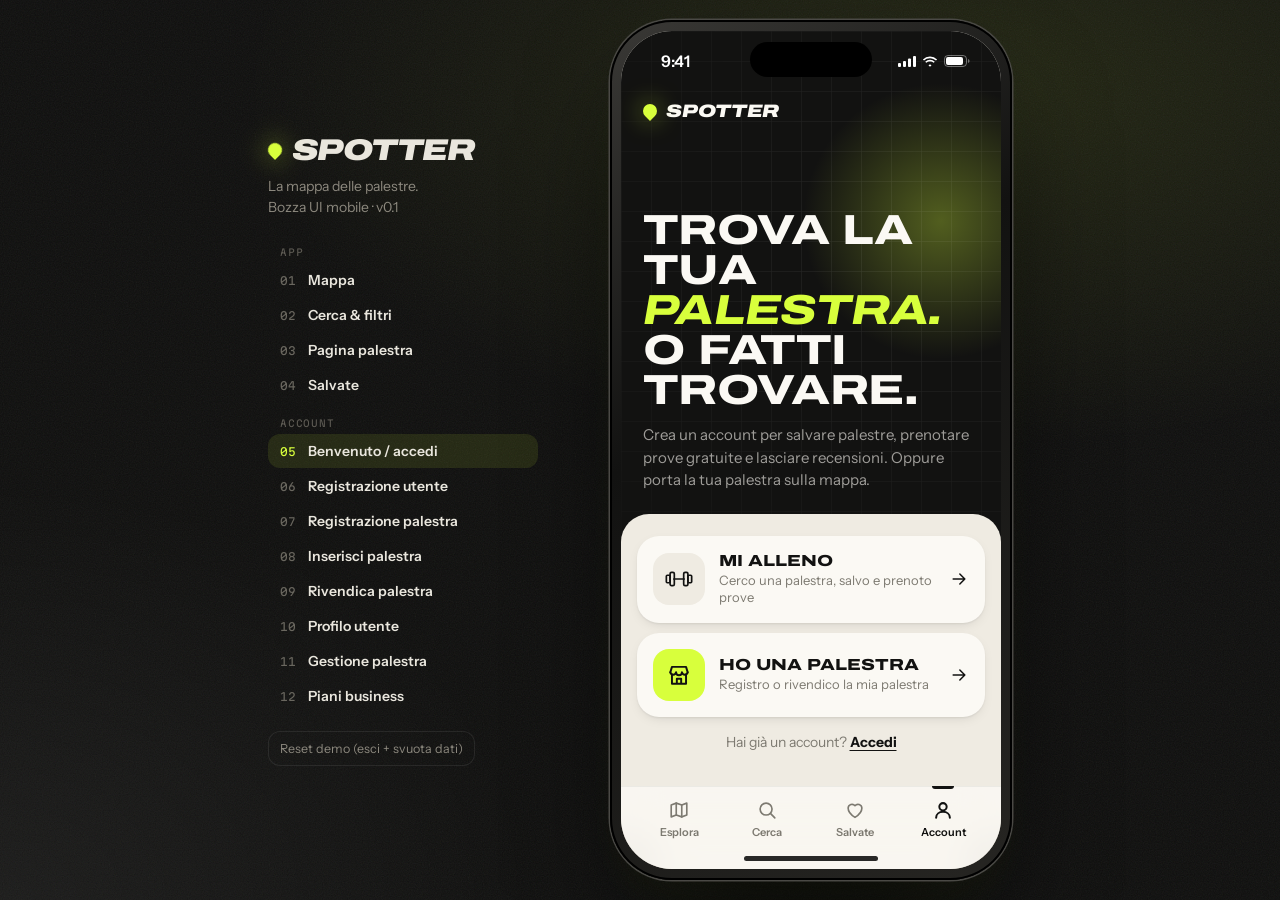
<file: anteprima/profilo.html>
<!doctype html>
<html lang="it">
<head>
  <meta charset="utf-8">
  <meta name="robots" content="noindex, nofollow">
  <meta name="viewport" content="width=device-width, initial-scale=1, viewport-fit=cover">
  <title>Spotter — Profilo</title>
  <link rel="icon" href="../assets/img/favicon.svg" type="image/svg+xml">
  <link rel="stylesheet" href="../assets/css/fonts.css">
  <link rel="stylesheet" href="../assets/css/anteprima.css?v=1">
</head>
<body>
  <div class="device">
    <div class="screen">
      <div class="scroll">
        <div class="prof-head">
          <span class="prof-av" id="av"></span>
          <div style="flex:1;min-width:0"><h1 class="display" id="name"></h1><small id="meta"></small></div>
          <button class="icon-btn" style="box-shadow:none" id="editBtn" aria-label="Modifica profilo"></button>
        </div>
        <div class="prof-stats" id="stats"></div>

        <div class="sec">
          <div class="sec-h"><h2 class="display">Prove prenotate</h2><span class="mono" id="bkN"></span></div>
          <div class="stack" id="bookings" style="gap:8px"></div>
        </div>

        <div class="sec">
          <div class="sec-h"><h2 class="display">Le mie recensioni</h2><span class="mono">2</span></div>
          <div id="myRv"></div>
        </div>

        <div class="sec">
          <a class="cta-gym" href="registrati.html?tipo=palestra">
            <span class="tt"><b>Hai una palestra?</b><small>Registrala o rivendicala: è gratis.</small></span>
            <span class="go" id="ctaGo"></span>
          </a>
        </div>

        <div class="sec">
          <div class="sec-h"><h2 class="display">Impostazioni</h2></div>
          <div class="menu" id="menu"></div>
        </div>
        <div style="height:120px"></div>
      </div>
      <nav id="tabbar"></nav>
    </div>
  </div>

  <script src="../assets/js/data.js?v=1"></script>
  <script src="../assets/js/icons.js?v=1"></script>
  <script src="../assets/js/anteprima.js?v=1"></script>
  <script>
    const ses = getSession();
    if (!ses || ses.role === 'gym') { location.replace(ses ? 'gestione.html' : 'account.html'); throw new Error('redirect'); }
    mountShell('account.html');

    $('#av').textContent = initials(ses.name);
    $('#name').textContent = ses.name;
    $('#meta').textContent = `${ses.email || ''} · su Spotter da ${ses.since || 'oggi'}`;
    $('#editBtn').innerHTML = ui('edit', 18);
    $('#editBtn').onclick = () => toast('Modifica profilo in arrivo');
    $('#ctaGo').innerHTML = ui('arrow', 18);

    const bookings = store('spotter_bookings') || [];
    $('#stats').innerHTML = [[getFavs().length, 'salvate'], [2, 'recensioni'], [bookings.length, 'prove']]
      .map(([n, l]) => `<div><b>${n}</b><span>${l}</span></div>`).join('');

    $('#bkN').textContent = bookings.length ? `${bookings.length}` : '';
    $('#bookings').innerHTML = bookings.length ? bookings.map((b, i) => {
      const g = GYMS.find(x => x.id === b.gym); if (!g) return '';
      return `<div class="booking">
        <img src="${photo(g.photos[0], 160)}" alt="">
        <div><span class="when">${b.day} · ${b.slot}</span><b>${g.name}</b>
          <div class="b-act"><a class="v" href="${mapsUrl(g)}" target="_blank" rel="noopener">${ui('nav', 14)} Indicazioni</a><button data-cancel="${i}">Annulla</button></div></div>
      </div>`;
    }).join('') : `<div class="notfound" style="text-align:left"><b>Nessuna prova in programma</b><p>Cerca una palestra con prova gratuita e prenota in 30 secondi.</p><a class="btn btn-ink btn-sm" href="index.html">${ui('map', 16)} Esplora la mappa</a></div>`;
    $$('[data-cancel]').forEach(b => b.onclick = () => {
      if (!confirm('Annullare la prova prenotata?')) return;
      bookings.splice(+b.dataset.cancel, 1); store('spotter_bookings', bookings); location.reload();
    });

    const MY = [['ferro', 5, '3 settimane fa', 'Finalmente rack veri e manubri fino a 60. Staff competente.'], ['pulse', 4, '2 mesi fa', 'Comodissima perché sempre aperta. La sera un po\' piena.']];
    $('#myRv').innerHTML = MY.map(([id, st, w, t]) => {
      const g = GYMS.find(x => x.id === id);
      return `<a class="my-rv" href="palestra.html?id=${id}" style="display:block"><div class="h"><b>${g.name}</b>${starsHtml(st, 12)}</div><p>${t}</p><span class="mono muted" style="display:block;margin-top:8px">${w}</span></a>`;
    }).join('');

    $('#menu').innerHTML = [
      ['bell', 'Notifiche', 'Prove, nuove palestre vicine', 'switch'],
      ['pin', 'Zona preferita', 'Milano'],
      ['lock', 'Privacy e sicurezza', 'Password, dati, account'],
      ['help', 'Aiuto e contatti', ''],
    ].map(([i, t, s, x]) => `<button class="mrow" ${x ? 'data-sw' : ''}><span class="mi">${ui(i, 19)}</span><span class="tt">${t}${s ? `<small>${s}</small>` : ''}</span>${x ? '<span class="switch sm on"></span>' : ui('arrow', 16, 'arr')}</button>`).join('')
      + `<button class="mrow danger" id="out"><span class="mi">${ui('logout', 19)}</span><span class="tt">Esci</span></button>`;
    $$('[data-sw]').forEach(b => b.onclick = () => $('.switch', b).classList.toggle('on'));
    $('#out').onclick = logout;
  </script>
</body>
</html>
</file>
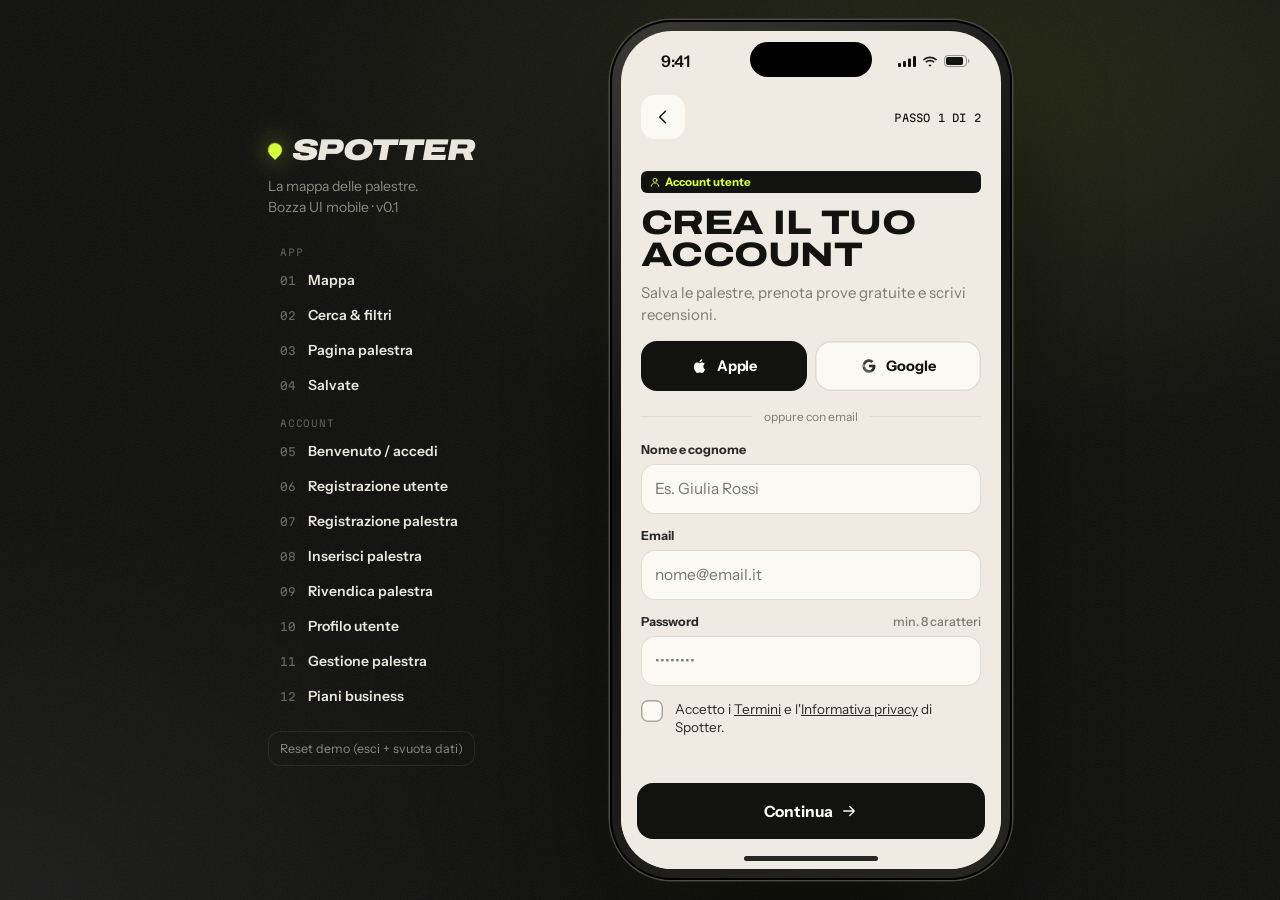
<file: anteprima/registrati.html>
<!doctype html>
<html lang="it">
<head>
  <meta charset="utf-8">
  <meta name="robots" content="noindex, nofollow">
  <meta name="viewport" content="width=device-width, initial-scale=1, viewport-fit=cover">
  <title>Spotter — Registrati</title>
  <link rel="icon" href="../assets/img/favicon.svg" type="image/svg+xml">
  <link rel="stylesheet" href="../assets/css/fonts.css">
  <link rel="stylesheet" href="../assets/css/anteprima.css?v=1">
</head>
<body>
  <div class="device">
    <div class="screen">
      <div class="scroll">
        <div class="page-pad">
          <!-- STEP 1: account -->
          <section id="s1" class="stack">
            <div class="back-row"><a href="account.html" class="icon-btn" data-ui="back" aria-label="Indietro"></a><span class="mono muted" id="stepLbl"></span></div>
            <span class="tag" id="kicker"></span>
            <h1 class="h-xl display" id="title"></h1>
            <p class="lead" id="lead" style="margin-top:-4px"></p>

            <div class="social"><button class="btn btn-ink" data-social></button><button class="btn btn-ghost" data-social></button></div>
            <div class="or">oppure con email</div>

            <div class="field"><label for="f-name" id="nameLbl">Nome e cognome</label><input class="inp" id="f-name" autocomplete="name" placeholder="Es. Giulia Rossi"></div>
            <div class="field"><label for="f-mail">Email</label><input class="inp" id="f-mail" type="email" autocomplete="email" placeholder="nome@email.it"></div>
            <div class="field gym-only"><label for="f-tel">Telefono <span class="muted">per la verifica</span></label><input class="inp" id="f-tel" type="tel" autocomplete="tel" placeholder="+39 …"></div>
            <div class="field"><label for="f-pw">Password <span class="muted">min. 8 caratteri</span></label><input class="inp" id="f-pw" type="password" autocomplete="new-password" placeholder="••••••••"></div>
            <div class="field gym-only"><label>Il tuo ruolo</label>
              <div class="role-seg" id="roleSeg">
                <button class="on" data-r="titolare"><b>Titolare</b><small>Proprietario o socio</small></button>
                <button data-r="staff"><b>Manager / staff</b><small>Gestisco per conto del titolare</small></button>
              </div>
            </div>
            <button class="check-row" id="privacy"><span class="cbox" data-ui="check"></span><span>Accetto i <u>Termini</u> e l'<u>Informativa privacy</u> di Spotter.</span></button>
          </section>

          <!-- STEP 2 utente: interessi -->
          <section id="s2" class="stack" hidden>
            <div class="back-row"><button class="icon-btn" id="back2" data-ui="back" aria-label="Indietro"></button><button class="mono muted" id="skip">Salta</button></div>
            <span class="tag tag-volt">Quasi fatto</span>
            <h1 class="h-xl display">Come ti alleni?</h1>
            <p class="lead" style="margin-top:-4px">Ti mostriamo prima le palestre giuste per te. Puoi cambiarlo quando vuoi.</p>
            <div class="chips-wrap" id="interests"></div>
            <div class="field" style="margin-top:6px"><label>Zona</label><div class="inp-pre"><span data-ui="pin"></span><input class="inp" value="Milano" placeholder="Città o quartiere"></div></div>
            <button class="check-row on" id="notif"><span class="cbox" data-ui="check"></span><span>Avvisami quando una palestra vicina attiva una prova gratuita.</span></button>
          </section>
        </div>
      </div>

      <div class="wz-foot"><button class="btn btn-ink" id="next"></button></div>
    </div>
  </div>

  <script src="../assets/js/data.js?v=1"></script>
  <script src="../assets/js/icons.js?v=1"></script>
  <script src="../assets/js/anteprima.js?v=1"></script>
  <script>
    const tipo = new URLSearchParams(location.search).get('tipo') === 'palestra' ? 'palestra' : 'utente';
    const isGym = tipo === 'palestra';
    mountShell(isGym ? 'registrati.html?tipo=palestra' : 'registrati.html?tipo=utente');
    $$('[data-ui]').forEach(el => el.innerHTML = ui(el.dataset.ui, el.classList.contains('cbox') ? 14 : 20));
    const [sApple, sGoogle] = $$('[data-social]');
    sApple.innerHTML = `${ui('apple', 18)} Apple`;
    sGoogle.innerHTML = `${ui('google', 18)} Google`;

    $('#kicker').className = 'tag ' + (isGym ? 'tag-volt' : 'tag-ink');
    $('#kicker').innerHTML = isGym ? `${ui('store', 12)} Account palestra` : `${ui('user', 12)} Account utente`;
    $('#title').innerHTML = isGym ? 'Porta la tua palestra su Spotter' : 'Crea il tuo account';
    $('#lead').textContent = isGym
      ? 'Prima crei il tuo account, poi cerchiamo insieme la tua palestra: se esiste già la rivendichi, altrimenti la inserisci da zero.'
      : 'Salva le palestre, prenota prove gratuite e scrivi recensioni.';
    $('#stepLbl').textContent = isGym ? 'Passo 1 di 2' : 'Passo 1 di 2';
    $$('.gym-only').forEach(el => el.hidden = !isGym);
    $('#nameLbl').textContent = isGym ? 'Il tuo nome e cognome' : 'Nome e cognome';

    let role = 'titolare';
    $$('#roleSeg button').forEach(b => b.onclick = () => { role = b.dataset.r; $$('#roleSeg button').forEach(x => x.classList.toggle('on', x === b)); });
    $('#privacy').onclick = () => $('#privacy').classList.toggle('on');
    $('#notif').onclick = () => $('#notif').classList.toggle('on');

    const INTERESTS = ['Sala pesi', 'Powerlifting', 'Cardio', 'Corsi di gruppo', 'CrossFit', 'Calisthenics', 'Arti marziali', 'Yoga / Pilates', 'Nuoto', 'Personal trainer'];
    $('#interests').innerHTML = INTERESTS.map(t => `<button class="chip">${t}</button>`).join('');
    $$('#interests .chip').forEach(c => c.onclick = () => c.classList.toggle('on'));

    let step = 1;
    const setBtn = () => $('#next').innerHTML = step === 1
      ? (isGym ? `Crea account e cerca la palestra ${ui('arrow', 18)}` : `Continua ${ui('arrow', 18)}`)
      : `Inizia a esplorare ${ui('arrow', 18)}`;
    setBtn();

    function finishUser() {
      setSession({ role: 'user', name: $('#f-name').value.trim() || 'Nuovo utente', email: $('#f-mail').value, since: 'ott 2026' });
      location.href = 'profilo.html';
    }
    function validate() {
      if (!$('#f-name').value.trim()) { toast('Inserisci il tuo nome'); $('#f-name').focus(); return false; }
      if (!/\S+@\S+\.\S+/.test($('#f-mail').value)) { toast('Email non valida'); $('#f-mail').focus(); return false; }
      if ($('#f-pw').value.length < 8) { toast('Password troppo corta'); $('#f-pw').focus(); return false; }
      if (!$('#privacy').classList.contains('on')) { toast('Accetta i termini per continuare'); return false; }
      return true;
    }

    $('#next').onclick = () => {
      if (step === 1) {
        if (!validate()) return;
        if (isGym) {
          setSession({ role: 'gym', name: $('#f-name').value.trim(), email: $('#f-mail').value, phone: $('#f-tel').value, gymRole: role, since: 'ott 2026' });
          location.href = 'palestra-nuova.html';
          return;
        }
        step = 2; $('#s1').hidden = true; $('#s2').hidden = false; $('.scroll').scrollTop = 0; setBtn();
      } else finishUser();
    };
    $('#back2').onclick = () => { step = 1; $('#s2').hidden = true; $('#s1').hidden = false; setBtn(); };
    $('#skip').onclick = finishUser;
    // social = scorciatoia demo
    [sApple, sGoogle].forEach(b => b.onclick = () => {
      if (!$('#f-name').value) $('#f-name').value = isGym ? 'Laura Bianchi' : 'Alex Moretti';
      if (!$('#f-mail').value) $('#f-mail').value = isGym ? 'laura@ironlab.it' : 'alex@email.it';
      $('#f-pw').value = 'demo-password'; $('#privacy').classList.add('on');
      if (isGym && !$('#f-tel').value) $('#f-tel').value = '+39 333 000 1122';
      $('#next').click();
    });
  </script>
</body>
</html>
</file>
<file: assets/css/fonts.css>
/* Font self-hosted (sottoinsieme latino), nessuna richiesta a servizi esterni.
   Licenza SIL Open Font License 1.1: vedi assets/fonts/LICENSE-*.txt */
@font-face {
  font-family: "Archivo";
  font-style: normal;
  font-display: swap;
  font-weight: 100 900;
  font-stretch: 62% 125%;
  src: url("../fonts/archivo-latin-standard-normal.woff2") format("woff2-variations");
}
@font-face {
  font-family: "Archivo";
  font-style: italic;
  font-display: swap;
  font-weight: 100 900;
  font-stretch: 62% 125%;
  src: url("../fonts/archivo-latin-standard-italic.woff2") format("woff2-variations");
}
@font-face {
  font-family: "Instrument Sans";
  font-style: normal;
  font-display: swap;
  font-weight: 400 700;
  src: url("../fonts/instrument-sans-latin-wght-normal.woff2") format("woff2-variations");
}
@font-face {
  font-family: "Martian Mono";
  font-style: normal;
  font-display: swap;
  font-weight: 400;
  src: url("../fonts/martian-mono-latin-400-normal.woff2") format("woff2");
}
@font-face {
  font-family: "Martian Mono";
  font-style: normal;
  font-display: swap;
  font-weight: 600;
  src: url("../fonts/martian-mono-latin-600-normal.woff2") format("woff2");
}
</file>
<file: assets/css/legal.css>
/* ============================================================
   SPOTTER — pagine legali (privacy, cookie, termini)
   ============================================================ */
:root {
  --chalk: #EFEBE2;
  --chalk-2: #E6E1D5;
  --paper: #FBF9F4;
  --ink: #121211;
  --ink-2: #2B2A27;
  --mute: #6B6860;
  --line: #E0DBCF;
  --volt: #D8FF3C;
  --f-display: 'Archivo', system-ui, sans-serif;
  --f-body: 'Instrument Sans', system-ui, sans-serif;
  --f-mono: 'Martian Mono', ui-monospace, monospace;
  --pad: clamp(16px, 4vw, 48px);
}
*, *::before, *::after { box-sizing: border-box; }
html { scroll-behavior: smooth; scroll-padding-top: 90px; -webkit-text-size-adjust: 100%; }
body { margin: 0; background: var(--chalk); color: var(--ink); font-family: var(--f-body); font-size: 16.5px; line-height: 1.65; -webkit-font-smoothing: antialiased; }
a { color: inherit; }
:focus-visible { outline: 3px solid var(--volt); outline-offset: 2px; box-shadow: 0 0 0 5px var(--ink); border-radius: 4px; }
.dx { font-family: var(--f-display); font-stretch: 125%; font-variation-settings: "wdth" 125; font-weight: 900; text-transform: uppercase; letter-spacing: -.03em; line-height: .95; }
.mono { font-family: var(--f-mono); font-size: 11px; letter-spacing: .06em; text-transform: uppercase; }
.skip { position: absolute; left: 12px; top: -60px; z-index: 50; padding: 10px 14px; border-radius: 10px; background: var(--volt); color: var(--ink); font-weight: 700; }
.skip:focus { top: 12px; }

/* ---------- barra superiore ---------- */
.lg-nav { position: sticky; top: 0; z-index: 20; display: flex; align-items: center; gap: 16px; padding: 14px var(--pad); background: rgba(18, 18, 17, .92); backdrop-filter: blur(12px); color: var(--paper); }
.brand { display: flex; align-items: center; gap: 10px; font-family: var(--f-display); font-stretch: 125%; font-variation-settings: "wdth" 125; font-weight: 900; font-style: italic; font-size: 22px; letter-spacing: -.02em; text-decoration: none; }
.pin-dot { width: 12px; height: 12px; border-radius: 50% 50% 50% 0; transform: rotate(-45deg); background: var(--volt); box-shadow: 0 0 18px rgba(216, 255, 60, .6); flex: none; }
.lg-nav .back { margin-left: auto; font-size: 14.5px; font-weight: 600; opacity: .75; text-decoration: none; }
.lg-nav .back:hover { opacity: 1; color: var(--volt); }
.lg-nav .cta { display: none; height: 42px; padding: 0 16px; align-items: center; border-radius: 13px; background: var(--volt); color: var(--ink); font-weight: 700; font-size: 14px; text-decoration: none; }
@media (min-width: 700px) { .lg-nav .cta { display: inline-flex; } }

/* ---------- testata ---------- */
.lg-hero { position: relative; background: var(--ink); color: var(--paper); padding: clamp(50px, 9vw, 110px) var(--pad) clamp(40px, 6vw, 70px); overflow: hidden; }
.lg-hero::after { content: ''; position: absolute; right: -15vmax; top: -25vmax; width: 60vmax; height: 60vmax; border-radius: 50%; background: radial-gradient(circle, rgba(216, 255, 60, .14), transparent 60%); pointer-events: none; }
.lg-hero-in { position: relative; z-index: 1; max-width: 1180px; margin: 0 auto; }
.lg-hero .mono { color: var(--volt); }
.lg-hero h1 { margin: 16px 0 18px; font-size: clamp(40px, 8vw, 104px); }
.lg-hero p { max-width: 640px; margin: 0; color: rgba(251, 249, 244, .7); font-size: 17.5px; }
.lg-meta { display: flex; flex-wrap: wrap; gap: 8px 18px; margin-top: 26px; font-family: var(--f-mono); font-size: 11px; letter-spacing: .05em; text-transform: uppercase; color: rgba(251, 249, 244, .55); }
.lg-tabs { display: flex; gap: 8px; margin-top: 34px; overflow-x: auto; scrollbar-width: none; }
.lg-tabs::-webkit-scrollbar { display: none; }
.lg-tabs a { flex: none; padding: 10px 16px; border-radius: 12px; box-shadow: inset 0 0 0 1.5px rgba(251, 249, 244, .25); font-weight: 600; font-size: 14.5px; text-decoration: none; }
.lg-tabs a:hover { box-shadow: inset 0 0 0 1.5px var(--paper); }
.lg-tabs a[aria-current="page"] { background: var(--volt); color: var(--ink); box-shadow: none; }

/* ---------- corpo ---------- */
.lg-wrap { display: grid; grid-template-columns: minmax(0, 1fr); gap: 28px; max-width: 1180px; margin: 0 auto; padding: clamp(28px, 5vw, 60px) var(--pad) 80px; }
.toc { min-width: 0; }
.toc details { border-radius: 20px; background: var(--paper); padding: 16px 18px; }
.toc summary { cursor: pointer; font-weight: 700; }
.toc ol { margin: 12px 0 0; padding: 0; list-style: none; counter-reset: toc; font-size: 14.5px; }
.toc li { counter-increment: toc; }
.toc a { display: flex; gap: 10px; padding: 6px 0; text-decoration: none; color: var(--ink-2); }
.toc a::before { content: counter(toc, decimal-leading-zero); font-family: var(--f-mono); font-size: 10.5px; padding-top: 3px; color: var(--mute); }
.toc a:hover, .toc a.on { color: var(--ink); font-weight: 700; }
.toc a.on::before { color: var(--ink); }
@media (min-width: 1000px) {
  .lg-wrap { grid-template-columns: 270px minmax(0, 1fr); gap: 56px; }
  .toc details { position: sticky; top: 92px; max-height: calc(100vh - 120px); overflow-y: auto; background: none; padding: 0; }
  .toc summary { display: block; pointer-events: none; list-style: none; font-family: var(--f-mono); font-size: 11px; font-weight: 600; letter-spacing: .06em; text-transform: uppercase; color: var(--mute); }
  .toc summary::-webkit-details-marker { display: none; }
}

.doc { min-width: 0; padding: clamp(24px, 4vw, 52px); border-radius: 30px; background: var(--paper); box-shadow: 0 40px 80px -60px rgba(18, 18, 17, .5); }
.doc section + section { margin-top: 44px; padding-top: 40px; border-top: 1px dashed var(--line); }
.doc h2 { margin: 0 0 16px; font-family: var(--f-display); font-stretch: 125%; font-variation-settings: "wdth" 125; font-weight: 800; font-size: clamp(22px, 2.6vw, 30px); line-height: 1.1; letter-spacing: -.02em; text-transform: uppercase; }
.doc h2 .n { display: block; margin-bottom: 8px; font-family: var(--f-mono); font-size: 11px; font-weight: 600; letter-spacing: .06em; color: var(--mute); }
.doc h3 { margin: 26px 0 8px; font-size: 18px; line-height: 1.3; }
.doc p, .doc li { color: var(--ink-2); }
.doc p { margin: 0 0 14px; }
.doc ul, .doc ol { margin: 0 0 14px; padding-left: 22px; }
.doc li { margin: 6px 0; }
.doc li::marker { color: var(--mute); }
.doc strong { color: var(--ink); }
.doc a { font-weight: 600; text-decoration: underline; text-decoration-thickness: 2px; text-underline-offset: 3px; text-decoration-color: var(--volt); }
.doc a:hover { text-decoration-color: var(--ink); }
.doc code { font-family: var(--f-mono); font-size: .8em; padding: 2px 6px; border-radius: 6px; background: var(--chalk); word-break: break-all; }
.lead { font-size: 18px; color: var(--ink) !important; }

.card { margin: 18px 0; padding: 20px 22px; border-radius: 20px; background: var(--chalk); }
.card p:last-child, .card ul:last-child { margin-bottom: 0; }
.card.ink { background: var(--ink); color: var(--paper); }
.card.ink p, .card.ink li, .card.ink strong { color: var(--paper); }
.card dl { display: grid; grid-template-columns: max-content minmax(0, 1fr); gap: 6px 18px; margin: 0; }
.card dt { font-weight: 700; }
.card dd { margin: 0; color: var(--ink-2); overflow-wrap: anywhere; }
@media (max-width: 560px) { .card dl { grid-template-columns: minmax(0, 1fr); gap: 2px; } .card dd { margin-bottom: 8px; } }

/* segnaposto da completare con i dati del titolare */
.todo { padding: 1px 6px; border-radius: 6px; background: var(--volt); color: var(--ink); font-weight: 700; box-shadow: inset 0 0 0 1px rgba(18, 18, 17, .2); }

/* tabelle: scorrono in orizzontale su schermi stretti */
.tbl { margin: 16px 0 20px; overflow-x: auto; border-radius: 16px; box-shadow: inset 0 0 0 1px var(--line); }
.tbl table { width: 100%; min-width: 640px; border-collapse: collapse; font-size: 14.5px; line-height: 1.5; }
.tbl th, .tbl td { padding: 12px 14px; text-align: left; vertical-align: top; border-bottom: 1px solid var(--line); }
.tbl tr:last-child td { border-bottom: 0; }
.tbl th { font-family: var(--f-mono); font-size: 10.5px; font-weight: 600; letter-spacing: .05em; text-transform: uppercase; color: var(--mute); background: var(--chalk); }
.tbl td { color: var(--ink-2); }

.btn { display: inline-flex; align-items: center; justify-content: center; gap: 8px; min-height: 50px; padding: 0 22px; border: 0; border-radius: 14px; background: var(--ink); color: var(--paper); font: inherit; font-weight: 700; cursor: pointer; text-decoration: none; }
.btn:hover { background: var(--ink-2); }
.btn.volt { background: var(--volt); color: var(--ink); }
.inline-btn { display: inline; padding: 1px 8px; border: 0; border-radius: 8px; background: var(--ink); color: var(--paper); font: inherit; font-weight: 700; cursor: pointer; }
.inline-btn:hover { background: var(--ink-2); }

/* ---------- piede ---------- */
.lg-foot { background: var(--ink); color: rgba(251, 249, 244, .55); padding: 40px var(--pad); font-size: 14px; }
.lg-foot-in { display: flex; flex-wrap: wrap; justify-content: space-between; gap: 18px; max-width: 1180px; margin: 0 auto; }
.lg-foot nav { display: flex; flex-wrap: wrap; gap: 0 20px; }
.lg-foot a, .lg-foot button { color: inherit; text-decoration: none; font: inherit; background: none; border: 0; padding: 0; cursor: pointer; }
.lg-foot a:hover, .lg-foot button:hover { color: var(--volt); }
.lg-foot nav a, .lg-foot nav button { display: inline-flex; align-items: center; min-height: 40px; }
.lg-nav .back { display: inline-flex; align-items: center; min-height: 44px; }

@media print {
  .lg-nav, .lg-tabs, .toc, .lg-foot, .gsc { display: none !important; }
  .lg-hero { background: none; color: #000; padding: 0 0 20px; }
  .lg-hero p, .lg-meta { color: #333; }
  .doc { box-shadow: none; padding: 0; }
  body { background: #fff; }
}
</file>
<file: assets/css/consent.css>
/* ============================================================
   SPOTTER — banner e preferenze cookie
   Usato da tutte le pagine del sito insieme a assets/js/consent.js
   ============================================================ */

.gsc {
  --gsc-ink: #121211;
  --gsc-ink-2: #2B2A27;
  --gsc-paper: #FBF9F4;
  --gsc-chalk: #EFEBE2;
  --gsc-line: #E0DBCF;
  --gsc-mute: #6B6860;
  --gsc-volt: #D8FF3C;
  --gsc-ease: cubic-bezier(.2, .8, .2, 1);
  font-family: 'Instrument Sans', system-ui, sans-serif;
  color: var(--gsc-ink);
  -webkit-font-smoothing: antialiased;
}
.gsc *, .gsc *::before, .gsc *::after { box-sizing: border-box; }
:where(.gsc) button { font: inherit; color: inherit; cursor: pointer; border: 0; background: none; }
.gsc a { color: inherit; }
/* il sito usa un cursore personalizzato: nel banner e nelle preferenze torna quello del sistema */
body .gsc, body .gsc * { cursor: auto; }
body .gsc button, body .gsc a, body .gsc summary, body .gsc input[type="checkbox"], body .gsc label { cursor: pointer; }
body:has(.gsc-modal[open]) .cursor, body:has(.gsc-modal[open]) .cursor-dot { opacity: 0; }
.gsc :focus-visible { outline: 3px solid var(--gsc-volt); outline-offset: 2px; box-shadow: 0 0 0 5px var(--gsc-ink); }

/* ---------- pulsanti ---------- */
.gsc-btn { display: inline-flex; align-items: center; justify-content: center; min-height: 50px; padding: 0 20px; border-radius: 14px; font-weight: 700; font-size: 15.5px; line-height: 1.1; text-align: center; transition: transform .25s var(--gsc-ease), background .2s, box-shadow .2s; }
.gsc-btn:active { transform: scale(.98); }
.gsc-btn-line { box-shadow: inset 0 0 0 1.5px var(--gsc-ink); }
.gsc-btn-line:hover { background: rgba(18, 18, 17, .06); }
.gsc-btn-ink { background: var(--gsc-ink); color: var(--gsc-paper); }
.gsc-btn-ink:hover { background: var(--gsc-ink-2); }
.gsc-btn-volt { background: var(--gsc-volt); color: var(--gsc-ink); }
.gsc-btn-volt:hover { box-shadow: 0 10px 30px -10px rgba(216, 255, 60, .8); }
.gsc-x { flex: none; display: grid; place-items: center; width: 40px; height: 40px; margin: -8px -8px 0 0; border-radius: 12px; }
.gsc-x:hover { background: rgba(18, 18, 17, .07); }

/* ---------- banner (primo livello) ---------- */
/* velo che scurisce la pagina: solo visivo, il sito resta utilizzabile (nessun cookie wall) */
.gsc-scrim { position: fixed; z-index: 999; inset: 0; background: rgba(18, 18, 17, .58); opacity: 0; pointer-events: none; transition: opacity .45s; }
.gsc-scrim.show { opacity: 1; }
.gsc-banner { position: fixed; z-index: 1000; left: 12px; right: 12px; bottom: 12px; max-width: 380px; padding: 18px 18px 16px; border-radius: 22px; background: var(--gsc-paper); box-shadow: 0 0 0 1px rgba(18, 18, 17, .06), 0 30px 60px -20px rgba(0, 0, 0, .6); transform: translateY(calc(100% + 40px)); opacity: 0; transition: transform .55s var(--gsc-ease), opacity .4s; }
.gsc-banner.show { transform: none; opacity: 1; }
.gsc-banner:focus { outline: none; }
.gsc-head { display: flex; align-items: flex-start; gap: 10px; }
.gsc-title { flex: 1; margin: 0; font-family: 'Archivo', system-ui, sans-serif; font-stretch: 125%; font-variation-settings: "wdth" 125; font-weight: 800; font-size: 17px; line-height: 1.2; letter-spacing: -.02em; }
.gsc-title i { display: inline-block; width: 10px; height: 10px; margin-right: 8px; vertical-align: .1em; border-radius: 50% 50% 50% 0; transform: rotate(-45deg); background: var(--gsc-volt); box-shadow: 0 0 0 1.5px var(--gsc-ink); }
.gsc-text { margin: 8px 0 14px; font-size: 14px; line-height: 1.5; color: var(--gsc-ink-2); }
.gsc-text a { font-weight: 700; text-decoration: underline; text-decoration-thickness: 2px; text-underline-offset: 3px; text-decoration-color: var(--gsc-volt); }
.gsc-text a:hover { text-decoration-color: var(--gsc-ink); }
.gsc-actions { display: grid; grid-template-columns: 1fr 1fr; gap: 8px; }
.gsc-actions .gsc-wide { grid-column: 1 / -1; }
.gsc-banner .gsc-btn { min-height: 44px; padding: 0 14px; border-radius: 12px; font-size: 14.5px; }
.gsc-banner .gsc-x { width: 36px; height: 36px; margin: -7px -7px 0 0; }
.gsc-banner .gsc-x svg { width: 20px; height: 20px; }
@media (min-width: 700px) { .gsc-banner { left: 20px; bottom: 20px; } }

/* ---------- preferenze (secondo livello) ---------- */
.gsc-modal { width: min(640px, calc(100% - 24px)); max-height: min(860px, calc(100% - 24px)); margin: auto; padding: 0; border: 0; border-radius: 28px; background: var(--gsc-paper); color: var(--gsc-ink); box-shadow: 0 60px 120px -30px rgba(0, 0, 0, .7); overflow: hidden; }
.gsc-modal[open] { display: flex; flex-direction: column; animation: gsc-in .45s var(--gsc-ease); }
.gsc-modal::backdrop { background: rgba(18, 18, 17, .62); backdrop-filter: blur(4px); }
@keyframes gsc-in { from { opacity: 0; transform: translateY(24px) scale(.98); } }
.gsc-mhead { display: flex; align-items: flex-start; gap: 12px; padding: 26px 28px 20px; border-bottom: 1px solid var(--gsc-line); }
.gsc-mhead .gsc-title { font-size: 24px; }
.gsc-mbody { flex: 1; overflow-y: auto; padding: 22px 28px 26px; overscroll-behavior: contain; }
.gsc-mbody > p { margin: 0 0 8px; font-size: 15.5px; line-height: 1.55; color: var(--gsc-ink-2); }
.gsc-mbody a { font-weight: 700; text-decoration: underline; text-decoration-thickness: 2px; text-underline-offset: 3px; text-decoration-color: var(--gsc-volt); }
.gsc-mbody a:hover { text-decoration-color: var(--gsc-ink); }
.gsc-cat { padding: 20px 0; border-bottom: 1px solid var(--gsc-line); }
.gsc-cat:last-of-type { border-bottom: 0; }
.gsc-cat-top { display: flex; align-items: center; justify-content: space-between; gap: 16px; }
.gsc-cat h3 { margin: 0; font-size: 17px; font-weight: 700; }
.gsc-cat p { margin: 8px 0 0; font-size: 14.5px; line-height: 1.55; color: var(--gsc-ink-2); }
.gsc-always { flex: none; padding: 6px 10px; border-radius: 8px; background: var(--gsc-ink); color: var(--gsc-volt); font-family: 'Martian Mono', ui-monospace, monospace; font-size: 10.5px; letter-spacing: .04em; text-transform: uppercase; }
.gsc-cat details { margin-top: 12px; }
.gsc-cat summary { display: inline-flex; align-items: center; gap: 8px; font-weight: 700; font-size: 14.5px; cursor: pointer; list-style: none; border-radius: 6px; }
.gsc-cat summary::-webkit-details-marker { display: none; }
.gsc-cat summary::before { content: ''; width: 0; height: 0; border-left: 6px solid currentColor; border-top: 5px solid transparent; border-bottom: 5px solid transparent; transition: transform .2s; }
.gsc-cat details[open] summary::before { transform: rotate(90deg); }
.gsc-table { width: 100%; margin-top: 12px; border-collapse: collapse; font-size: 13px; line-height: 1.45; }
.gsc-table th, .gsc-table td { padding: 9px 10px; text-align: left; vertical-align: top; border-bottom: 1px solid var(--gsc-line); }
.gsc-table th { font-family: 'Martian Mono', ui-monospace, monospace; font-size: 10px; font-weight: 600; letter-spacing: .05em; text-transform: uppercase; color: var(--gsc-mute); background: var(--gsc-chalk); }
.gsc-table code { font-family: 'Martian Mono', ui-monospace, monospace; font-size: 12px; white-space: nowrap; }
@media (max-width: 560px) {
  .gsc-table thead { display: none; }
  .gsc-table tr { display: block; padding: 8px 0; border-bottom: 1px solid var(--gsc-line); }
  .gsc-table td { display: block; padding: 3px 0; border: 0; }
  .gsc-table td::before { content: attr(data-label) ': '; font-weight: 700; }
}
.gsc-id { margin: 18px 0 0; font-size: 12.5px; color: var(--gsc-mute); }
.gsc-id code { font-family: 'Martian Mono', ui-monospace, monospace; font-size: 11.5px; color: var(--gsc-ink-2); word-break: break-all; }
.gsc-mfoot { display: flex; flex-wrap: wrap; justify-content: flex-end; gap: 10px; padding: 18px 28px; background: var(--gsc-ink); }
.gsc-mfoot .gsc-btn-line { box-shadow: inset 0 0 0 1.5px rgba(251, 249, 244, .55); color: var(--gsc-paper); }
.gsc-mfoot .gsc-btn-line:hover { background: rgba(255, 255, 255, .08); box-shadow: inset 0 0 0 1.5px var(--gsc-paper); }
@media (max-width: 560px) {
  .gsc-mhead, .gsc-mbody { padding-left: 20px; padding-right: 20px; }
  .gsc-mfoot { display: grid; grid-template-columns: 1fr 1fr; padding: 16px 20px; }
  .gsc-mfoot .gsc-btn-volt { grid-column: 1 / -1; order: -1; }
}

/* ---------- interruttore ---------- */
.gsc-switch { position: relative; flex: none; width: 58px; height: 34px; }
.gsc-switch input { position: absolute; inset: 0; width: 100%; height: 100%; margin: 0; opacity: 0; cursor: pointer; z-index: 1; }
.gsc-switch span { position: absolute; inset: 0; border-radius: 999px; background: #CFCAC0; transition: background .25s; pointer-events: none; }
.gsc-switch span::after { content: ''; position: absolute; top: 4px; left: 4px; width: 26px; height: 26px; border-radius: 50%; background: var(--gsc-paper); box-shadow: 0 2px 6px rgba(0, 0, 0, .25); transition: transform .3s var(--gsc-ease); }
.gsc-switch input:checked + span { background: var(--gsc-ink); }
.gsc-switch input:checked + span::after { transform: translateX(24px); background: var(--gsc-volt); }
.gsc-switch input:focus-visible + span { outline: 3px solid var(--gsc-volt); outline-offset: 2px; box-shadow: 0 0 0 5px var(--gsc-ink); }

/* ---------- toast di conferma ---------- */
.gsc-toast { position: fixed; z-index: 1001; left: 50%; bottom: 24px; display: flex; align-items: center; gap: 10px; padding: 13px 18px 13px 14px; border-radius: 16px; background: var(--gsc-ink); color: var(--gsc-paper); font-weight: 700; font-size: 14.5px; box-shadow: 0 30px 60px -20px rgba(0, 0, 0, .6); transform: translate(-50%, 30px); opacity: 0; transition: transform .45s var(--gsc-ease), opacity .3s; pointer-events: none; }
.gsc-toast.show { transform: translate(-50%, 0); opacity: 1; }
.gsc-toast i { display: grid; place-items: center; width: 24px; height: 24px; border-radius: 50%; background: var(--gsc-volt); color: var(--gsc-ink); }

@media (prefers-reduced-motion: reduce) {
  .gsc-scrim, .gsc-banner, .gsc-toast, .gsc-switch span, .gsc-switch span::after { transition: none; }
  .gsc-modal[open] { animation: none; }
}
</file>
<file: assets/css/anteprima.css>
/* ============================================================
   SPOTTER — "Chalk & Iron"
   gesso · inchiostro · volt
   ============================================================ */

:root {
  --chalk: #EFEBE2;
  --chalk-2: #E6E1D5;
  --paper: #FBF9F4;
  --ink: #121211;
  --ink-2: #2B2A27;
  --mute: #7D7A71;
  --mute-2: #A9A59B;
  --line: #E0DBCF;
  --volt: #D8FF3C;
  --volt-2: #C4EE1F;
  --ok: #1E9E5A;
  --warn: #E2731B;

  --f-display: 'Archivo', system-ui, sans-serif;
  --f-body: 'Instrument Sans', system-ui, sans-serif;
  --f-mono: 'Martian Mono', ui-monospace, monospace;

  --r-xl: 28px;
  --r-lg: 20px;
  --r-md: 14px;
  --r-sm: 10px;

  --sh-1: 0 1px 2px rgba(18, 18, 17, .06), 0 4px 14px -6px rgba(18, 18, 17, .18);
  --sh-2: 0 2px 6px rgba(18, 18, 17, .06), 0 18px 40px -16px rgba(18, 18, 17, .38);
  --ease: cubic-bezier(.2, .8, .2, 1);
  --spring: cubic-bezier(.34, 1.56, .64, 1);
}

* { box-sizing: border-box; -webkit-tap-highlight-color: transparent; }
html, body { margin: 0; height: 100%; }
body {
  font-family: var(--f-body);
  color: var(--ink);
  background:
    radial-gradient(1200px 600px at 75% 10%, rgba(216, 255, 60, .10), transparent 60%),
    radial-gradient(900px 700px at 0% 100%, rgba(255, 255, 255, .05), transparent 60%),
    #0F0F0E;
  min-height: 100vh;
  display: flex; align-items: center; justify-content: center; gap: 72px;
  -webkit-font-smoothing: antialiased;
}
body::after { /* grana */
  content: ''; position: fixed; inset: 0; pointer-events: none; opacity: .07; z-index: 0;
  background-image: url("data:image/svg+xml,%3Csvg xmlns='http://www.w3.org/2000/svg' width='160' height='160'%3E%3Cfilter id='n'%3E%3CfeTurbulence type='fractalNoise' baseFrequency='.85' numOctaves='3' stitchTiles='stitch'/%3E%3C/filter%3E%3Crect width='100%25' height='100%25' filter='url(%23n)'/%3E%3C/svg%3E");
}
a { color: inherit; text-decoration: none; }
button { font: inherit; color: inherit; border: 0; background: none; cursor: pointer; padding: 0; }
input, textarea { font: inherit; color: inherit; }
.ico { flex: none; display: block; }
[hidden] { display: none !important; }

.display {
  font-family: var(--f-display);
  font-stretch: 125%; font-variation-settings: "wdth" 125;
  font-weight: 800; text-transform: uppercase;
  letter-spacing: -.015em; line-height: .95;
}
.mono { font-family: var(--f-mono); font-size: 10.5px; letter-spacing: .02em; text-transform: uppercase; }

/* ---------- Device frame (desktop) ---------- */
.device {
  position: relative; z-index: 1;
  width: 402px; height: 860px; padding: 11px; border-radius: 62px;
  background: linear-gradient(145deg, #3a3936, #121211 40%, #262522);
  box-shadow: 0 0 0 1.5px #4a4945, 0 60px 120px -30px rgba(0, 0, 0, .8), 0 30px 60px -30px rgba(216, 255, 60, .12), inset 0 0 0 2px #000;
  flex: none;
}
.screen {
  position: relative; width: 100%; height: 100%;
  border-radius: 51px; overflow: hidden; isolation: isolate;
  background: var(--chalk);
}
.scroll { position: absolute; inset: 0; overflow-y: auto; overflow-x: hidden; scrollbar-width: none; }
.scroll::-webkit-scrollbar, .hscroll::-webkit-scrollbar { display: none; }
.hscroll { overflow-x: auto; scrollbar-width: none; }

/* status bar */
.statusbar {
  position: absolute; z-index: 60; top: 0; left: 0; right: 0; height: 54px;
  display: flex; align-items: center; justify-content: space-between;
  padding: 6px 30px 0 40px; pointer-events: none; color: var(--ink);
}
.statusbar.light { color: #fff; }
.statusbar.solid { background: rgba(239, 235, 226, .88); backdrop-filter: blur(16px) saturate(1.5); -webkit-backdrop-filter: blur(16px) saturate(1.5); transition: background .2s; }
.sb-time { font-weight: 600; font-size: 16px; letter-spacing: -.01em; }
.sb-icons { display: flex; gap: 6px; align-items: center; }
.sb-icons svg { fill: currentColor; }
.island { position: absolute; left: 50%; top: 11px; transform: translateX(-50%); width: 122px; height: 35px; border-radius: 20px; background: #000; }

/* deck desktop */
.deck { position: relative; z-index: 1; width: 270px; color: #E9E6DD; }
.deck-brand { font-family: var(--f-display); font-stretch: 125%; font-variation-settings: "wdth" 125; font-weight: 900; font-size: 30px; letter-spacing: -.02em; display: flex; align-items: center; gap: 10px; font-style: italic; }
.logo-dot { width: 14px; height: 14px; border-radius: 50% 50% 50% 0; transform: rotate(-45deg); background: var(--volt); box-shadow: 0 0 24px rgba(216, 255, 60, .6); }
.deck-sub { color: #8C887E; font-size: 14px; line-height: 1.5; margin: 10px 0 14px; }
.deck-nav { display: flex; flex-direction: column; gap: 1px; }
.deck-nav a { display: flex; gap: 12px; padding: 8px 12px; border-radius: 12px; transition: background .2s; align-items: baseline; }
.deck-grp { font-family: var(--f-mono); font-size: 9.5px; text-transform: uppercase; letter-spacing: .08em; color: #5E5B54; padding: 14px 12px 4px; }
.deck-reset { margin-top: 18px; padding: 10px 12px; border-radius: 12px; color: #8C887E; font-size: 12.5px; text-align: left; box-shadow: inset 0 0 0 1px rgba(255,255,255,.08); }
.deck-reset:hover { color: #E9E6DD; }
.deck-nav a:hover { background: rgba(255, 255, 255, .05); }
.deck-nav a.on { background: rgba(216, 255, 60, .1); }
.deck-nav a.on .n { color: var(--volt); }
.deck-nav .n { font-family: var(--f-mono); font-size: 11px; color: #6A675F; padding-top: 3px; }
.deck-nav b { font-weight: 600; font-size: 14px; }
.deck-nav small { color: #7E7A71; font-size: 12.5px; }
.deck-admin { display: flex; gap: 14px; margin-top: 14px; padding: 12px 14px; border-radius: 14px; box-shadow: inset 0 0 0 1px rgba(216, 255, 60, .3); align-items: flex-start; }
.deck-admin:hover { background: rgba(216, 255, 60, .08); }
.deck-admin .n { font-family: var(--f-mono); font-size: 11px; color: var(--volt); padding-top: 3px; }
.deck-admin b { display: block; font-weight: 600; font-size: 15px; }
.deck-admin small { color: #7E7A71; font-size: 12.5px; }
.deck-swatches { display: none; }
.deck-foot { display: none; }
.deck-swatches span { width: 26px; height: 26px; border-radius: 8px; background: var(--c); box-shadow: inset 0 0 0 1px rgba(255, 255, 255, .12); }
.deck-foot { font-family: var(--f-mono); font-size: 10px; color: #5E5B54; text-transform: uppercase; letter-spacing: .04em; }

@media (max-width: 920px) { .deck { display: none; } }
@media (max-width: 500px) {
  body { display: block; background: var(--chalk); }
  body::after { display: none; }
  .device { width: 100%; height: 100dvh; padding: 0; border-radius: 0; box-shadow: none; background: none; }
  .screen { border-radius: 0; }
  .island { display: none; }
}

/* ---------- Tab bar ---------- */
.tabbar {
  position: absolute; z-index: 40; left: 0; right: 0; bottom: 0;
  display: grid; grid-template-columns: repeat(4, 1fr);
  padding: 8px 14px 26px;
  background: rgba(251, 249, 244, .86);
  backdrop-filter: blur(20px) saturate(1.6); -webkit-backdrop-filter: blur(20px) saturate(1.6);
  border-top: 1px solid rgba(18, 18, 17, .06);
}
.tab { display: flex; flex-direction: column; align-items: center; gap: 4px; color: var(--mute); font-size: 11px; font-weight: 600; padding: 4px 0; position: relative; transition: color .2s; }
.tab.on { color: var(--ink); }
.tab.on::before { content: ''; position: absolute; top: -9px; width: 22px; height: 3px; border-radius: 0 0 3px 3px; background: var(--ink); }
.tab.on .ico { stroke-width: 2.2; }
.tab-av { width: 24px; height: 24px; border-radius: 8px; display: grid; place-items: center; background: var(--chalk-2); color: var(--ink-2); font-size: 9.5px; font-weight: 800; letter-spacing: .02em; }
.tab.on .tab-av { background: var(--ink); color: var(--volt); }
.tab-av.gym { border-radius: 50% 50% 50% 4px; }

/* home indicator */
.screen::after { content: ''; position: absolute; z-index: 90; left: 50%; bottom: 8px; transform: translateX(-50%); width: 134px; height: 5px; border-radius: 3px; background: var(--ink); opacity: .9; pointer-events: none; }
.screen.dark-home::after { background: #fff; }

/* ---------- Atomi ---------- */
.btn {
  display: inline-flex; align-items: center; justify-content: center; gap: 8px;
  height: 52px; padding: 0 22px; border-radius: 16px;
  font-weight: 700; font-size: 15.5px; letter-spacing: -.01em;
  transition: transform .15s var(--ease), background .2s, box-shadow .2s;
}
.btn:active { transform: scale(.97); }
.btn-ink { background: var(--ink); color: var(--paper); }
.btn-volt { background: var(--volt); color: var(--ink); box-shadow: inset 0 -2px 0 rgba(0, 0, 0, .08); }
.btn-ghost { background: var(--paper); box-shadow: inset 0 0 0 1.5px var(--line); }
.btn-block { width: 100%; }

.chip {
  display: inline-flex; align-items: center; gap: 6px; flex: none;
  height: 36px; padding: 0 14px; border-radius: 999px;
  background: var(--paper); color: var(--ink-2);
  font-size: 13.5px; font-weight: 600; white-space: nowrap;
  box-shadow: inset 0 0 0 1px var(--line);
  transition: all .2s var(--ease);
}
.chip .ico { width: 16px; height: 16px; }
.chip.on { background: var(--ink); color: var(--paper); box-shadow: none; }
.chip.on .dotv { background: var(--volt); }
.chip .cnt { font-family: var(--f-mono); font-size: 10px; opacity: .55; }

.tag { display: inline-flex; align-items: center; gap: 4px; height: 22px; padding: 0 8px; border-radius: 6px; font-size: 11.5px; font-weight: 700; white-space: nowrap; }
.tag-volt { background: var(--volt); color: var(--ink); }
.tag-ink { background: var(--ink); color: var(--volt); }
.tag-soft { background: var(--chalk); color: var(--ink-2); }

.stars { display: inline-flex; gap: 1px; vertical-align: -1px; }
.star { display: inline-block; background: linear-gradient(90deg, var(--ink) var(--f), var(--mute-2) var(--f)); -webkit-mask: url("data:image/svg+xml,%3Csvg xmlns='http://www.w3.org/2000/svg' viewBox='0 0 24 24'%3E%3Cpath d='M12 2.5l2.8 5.8 6.4.9-4.6 4.5 1.1 6.3L12 17l-5.7 3 1.1-6.3-4.6-4.5 6.4-.9z'/%3E%3C/svg%3E") center/contain no-repeat; mask: url("data:image/svg+xml,%3Csvg xmlns='http://www.w3.org/2000/svg' viewBox='0 0 24 24'%3E%3Cpath d='M12 2.5l2.8 5.8 6.4.9-4.6 4.5 1.1 6.3L12 17l-5.7 3 1.1-6.3-4.6-4.5 6.4-.9z'/%3E%3C/svg%3E") center/contain no-repeat; }

.status-dot { width: 7px; height: 7px; border-radius: 50%; background: var(--ok); display: inline-block; box-shadow: 0 0 0 3px rgba(30, 158, 90, .18); }
.status-dot.off { background: #C0463C; box-shadow: 0 0 0 3px rgba(192, 70, 60, .15); }
.status-dot.soon { background: var(--warn); box-shadow: 0 0 0 3px rgba(226, 115, 27, .18); }

.icon-btn { width: 44px; height: 44px; border-radius: 14px; display: grid; place-items: center; background: var(--paper); box-shadow: var(--sh-1); transition: transform .15s var(--ease); }
.icon-btn:active { transform: scale(.92); }
.glass { background: rgba(18, 18, 17, .35); color: #fff; backdrop-filter: blur(14px); -webkit-backdrop-filter: blur(14px); box-shadow: inset 0 0 0 1px rgba(255, 255, 255, .15); }

/* toast */
.toast {
  position: absolute; z-index: 120; left: 50%; top: 62px; transform: translate(-50%, -20px); opacity: 0;
  display: flex; align-items: center; gap: 8px; padding: 11px 16px 11px 12px; border-radius: 14px;
  background: var(--ink); color: var(--paper); font-weight: 600; font-size: 14px; white-space: nowrap;
  box-shadow: var(--sh-2); transition: all .35s var(--spring); pointer-events: none;
}
.toast .ico { color: var(--ink); background: var(--volt); border-radius: 50%; padding: 2px; width: 20px; height: 20px; stroke-width: 2.6; }
.toast.show { opacity: 1; transform: translate(-50%, 0); }

/* bottom sheet */
.sheet-wrap { position: absolute; inset: 0; z-index: 100; }
.sheet-scrim { position: absolute; inset: 0; background: rgba(18, 18, 17, .45); opacity: 0; transition: opacity .35s; }
.sheet {
  position: absolute; left: 0; right: 0; bottom: 0; max-height: 88%; overflow-y: auto; scrollbar-width: none;
  background: var(--paper); border-radius: var(--r-xl) var(--r-xl) 0 0; padding: 10px 20px 40px;
  transform: translateY(100%); transition: transform .42s var(--ease);
}
.sheet-wrap.open .sheet-scrim { opacity: 1; }
.sheet-wrap.open .sheet { transform: none; }
.sheet-grab { width: 40px; height: 5px; border-radius: 3px; background: var(--line); margin: 0 auto 18px; }
.sheet h3 { margin: 0 0 4px; font-size: 22px; }
.sheet .sub { color: var(--mute); font-size: 14px; margin: 0 0 20px; }

/* ============================================================
   01 — MAPPA
   ============================================================ */
#map { position: absolute; inset: 0; z-index: 0; background: #E9E5DA; }
#map .leaflet-tile-pane { filter: sepia(.18) saturate(.75) contrast(.97) brightness(1.01); }
.leaflet-container { font-family: var(--f-body); }
.leaflet-control-attribution { font-size: 9px !important; background: rgba(251, 249, 244, .7) !important; border-radius: 6px 0 0 0; }
.leaflet-bottom.leaflet-right { bottom: 280px; }

.map-fade { position: absolute; z-index: 5; left: 0; right: 0; top: 0; height: 190px; pointer-events: none; background: linear-gradient(var(--chalk) 20%, rgba(239, 235, 226, .0)); }
.map-fade.bottom { top: auto; bottom: 0; height: 330px; background: linear-gradient(rgba(239, 235, 226, 0), rgba(239, 235, 226, .92) 55%); }

.top-ui { position: absolute; z-index: 20; top: 56px; left: 0; right: 0; }
.searchbar { display: flex; gap: 10px; padding: 0 16px; animation: drop .6s var(--ease) both; }
.search-pill {
  flex: 1; height: 54px; border-radius: 18px; background: var(--paper); box-shadow: var(--sh-2);
  display: flex; align-items: center; gap: 12px; padding: 0 16px; color: var(--mute);
  font-size: 15px;
}
.search-pill .ico { color: var(--ink); }
.search-pill .sp-text { flex: 1; }
.search-pill .sp-text b { color: var(--ink); font-weight: 600; display: block; font-size: 15px; line-height: 1.15; }
.search-pill .sp-text small { font-size: 12px; }
.avatar { width: 38px; height: 38px; border-radius: 12px; background: var(--chalk-2); display: grid; place-items: center; font-weight: 700; font-size: 13px; color: var(--ink-2); }
.filter-btn { position: relative; width: 54px; height: 54px; border-radius: 18px; background: var(--ink); color: var(--paper); display: grid; place-items: center; box-shadow: var(--sh-2); }
.filter-btn .badge { position: absolute; top: -4px; right: -4px; min-width: 20px; height: 20px; padding: 0 5px; border-radius: 10px; background: var(--volt); color: var(--ink); font-family: var(--f-mono); font-size: 10px; font-weight: 600; display: grid; place-items: center; box-shadow: 0 0 0 2.5px var(--chalk); }
.quick { display: flex; gap: 8px; padding: 12px 16px 4px; animation: drop .6s .08s var(--ease) both; }
.quick .chip { box-shadow: var(--sh-1); border: 0; }

.result-count { display: inline-flex; margin: 8px 16px 0; align-items: center; gap: 6px; height: 26px; padding: 0 10px; border-radius: 8px; background: rgba(18, 18, 17, .82); color: var(--paper); font-family: var(--f-mono); font-size: 10px; text-transform: uppercase; letter-spacing: .04em; backdrop-filter: blur(8px); animation: drop .6s .14s var(--ease) both; }
.result-count i { width: 6px; height: 6px; border-radius: 50%; background: var(--volt); }

.fab-col { position: absolute; z-index: 20; right: 16px; bottom: 306px; display: flex; flex-direction: column; gap: 10px; }

/* pin */
.pin-wrap { background: none; border: 0; }
.pin {
  position: absolute; left: 0; top: 0; transform: translate(-50%, calc(-100% - 6px));
  display: flex; align-items: center; gap: 4px; height: 30px; padding: 0 10px; border-radius: 10px;
  background: var(--paper); color: var(--ink); white-space: nowrap;
  font-family: var(--f-display); font-stretch: 112%; font-variation-settings: "wdth" 112; font-weight: 800; font-size: 13px;
  box-shadow: 0 0 0 1.5px rgba(18, 18, 17, .1), 0 6px 14px -4px rgba(18, 18, 17, .35);
  transition: transform .3s var(--spring), background .2s, color .2s;
  animation: pinDrop .6s var(--spring) both; animation-delay: var(--d, 0s);
  cursor: pointer;
}
.pin::after { content: ''; position: absolute; left: 50%; bottom: -5px; width: 10px; height: 10px; background: inherit; transform: translateX(-50%) rotate(45deg); border-radius: 0 0 3px 0; box-shadow: 1.5px 1.5px 0 0 rgba(18, 18, 17, .08); z-index: -1; }
.pin .ico { width: 13px; height: 13px; }
.pin.is-featured { background: var(--ink); color: var(--volt); }
.pin.is-active { background: var(--volt); color: var(--ink); transform: translate(-50%, calc(-100% - 6px)) scale(1.22); box-shadow: 0 0 0 2px var(--ink), 0 12px 24px -6px rgba(18, 18, 17, .5); }
.pin-wrap:has(.is-active) { z-index: 999 !important; }
.pin small { font-family: var(--f-body); font-weight: 600; font-size: 10px; opacity: .6; font-stretch: 100%; }

.me { position: absolute; transform: translate(-50%, -50%); width: 18px; height: 18px; border-radius: 50%; background: var(--ink); border: 3px solid var(--paper); box-shadow: 0 2px 8px rgba(0, 0, 0, .35); }
.me::before { content: ''; position: absolute; inset: -14px; border-radius: 50%; background: rgba(216, 255, 60, .5); z-index: -1; animation: pulse 2.2s ease-out infinite; }

/* card carousel */
.cards {
  position: absolute; z-index: 30; left: 0; right: 0; bottom: 92px;
  display: flex; gap: 12px; padding: 4px 24px 14px;
  overflow-x: auto; scroll-snap-type: x mandatory; scrollbar-width: none;
}
.cards::-webkit-scrollbar { display: none; }
.gcard {
  flex: none; width: calc(100% - 36px); scroll-snap-align: center;
  display: grid; grid-template-columns: 108px 1fr; gap: 14px;
  background: var(--paper); border-radius: 22px; padding: 10px; box-shadow: var(--sh-2);
  animation: rise .7s var(--ease) both; animation-delay: var(--d, 0s);
  transition: transform .3s var(--ease);
}
.gcard:active { transform: scale(.985); }
.gcard-img { position: relative; height: 150px; border-radius: 15px; overflow: hidden; background: var(--chalk-2); }
.gcard-img img { width: 100%; height: 100%; object-fit: cover; display: block; }
.gcard-img .tag { position: absolute; left: 7px; top: 7px; }
.gcard-body { display: flex; flex-direction: column; padding: 4px 4px 2px 0; min-width: 0; }
.gcard-type { display: flex; justify-content: space-between; align-items: center; color: var(--mute); }
.gcard h3 { font-size: 19px; margin: 7px 0 8px; overflow: hidden; text-overflow: ellipsis; display: -webkit-box; -webkit-line-clamp: 2; -webkit-box-orient: vertical; }
.gcard-meta { display: flex; align-items: center; gap: 6px; font-size: 13px; color: var(--ink-2); font-weight: 600; flex-wrap: wrap; }
.gcard-meta .sep { width: 3px; height: 3px; border-radius: 50%; background: var(--mute-2); }
.gcard-meta .muted { color: var(--mute); font-weight: 500; }
.gcard-foot { margin-top: auto; display: flex; align-items: flex-end; justify-content: space-between; }
.price { font-family: var(--f-display); font-stretch: 125%; font-variation-settings: "wdth" 125; font-weight: 800; font-size: 22px; letter-spacing: -.02em; line-height: 1; }
.price small { font-family: var(--f-body); font-stretch: 100%; font-weight: 500; font-size: 12px; color: var(--mute); letter-spacing: 0; }
.price .from { display: block; font-family: var(--f-mono); font-size: 9px; color: var(--mute); text-transform: uppercase; letter-spacing: .05em; margin-bottom: 3px; font-weight: 400; }
.gcard-type .feat { display: inline-flex; align-items: center; gap: 3px; height: 18px; padding: 0 6px 0 4px; border-radius: 5px; background: var(--ink); color: var(--volt); font-size: 9px; }
.go { width: 36px; height: 36px; border-radius: 12px; background: var(--ink); color: var(--volt); display: grid; place-items: center; }
.fav-mini { position: absolute; right: 7px; top: 7px; width: 28px; height: 28px; border-radius: 9px; display: grid; place-items: center; }
.fav-mini.on .ico, .fav-on .ico { fill: var(--volt); stroke: var(--ink); }

.empty-card { flex: none; width: calc(100% - 36px); background: var(--paper); border-radius: 22px; padding: 22px; box-shadow: var(--sh-2); text-align: center; }
.empty-card h3 { margin: 0 0 6px; font-size: 18px; }
.empty-card p { margin: 0 0 14px; color: var(--mute); font-size: 14px; }

/* ============================================================
   02 — CERCA & FILTRI
   ============================================================ */
.page-head { position: sticky; top: 0; z-index: 30; padding: 56px 16px 12px; background: rgba(239, 235, 226, .9); backdrop-filter: blur(16px); -webkit-backdrop-filter: blur(16px); }
.head-row { display: flex; align-items: center; gap: 10px; }
.head-row .icon-btn { box-shadow: none; background: var(--paper); }
.search-input { flex: 1; height: 48px; border-radius: 15px; background: var(--paper); display: flex; align-items: center; gap: 10px; padding: 0 14px; box-shadow: inset 0 0 0 1.5px var(--ink); }
.search-input input { flex: 1; border: 0; outline: 0; background: none; font-size: 16px; font-weight: 500; min-width: 0; }
.search-input input::placeholder { color: var(--mute-2); }
.link-reset { font-weight: 700; font-size: 14px; color: var(--ink); text-decoration: underline; text-underline-offset: 3px; text-decoration-thickness: 1.5px; }

.filters { padding: 6px 0 140px; }
.fsec { padding: 22px 16px; border-bottom: 1px solid var(--line); animation: rise .6s var(--ease) both; animation-delay: var(--d, 0s); }
.fsec:last-child { border: 0; }
.fsec-h { display: flex; align-items: baseline; justify-content: space-between; margin-bottom: 14px; }
.fsec-h h2 { margin: 0; font-size: 17px; }
.fsec-h .mono { color: var(--mute); }
.fsec-note { color: var(--mute); font-size: 13px; margin: -6px 0 14px; }
.chips-wrap { display: flex; flex-wrap: wrap; gap: 8px; }

.seg { display: flex; padding: 4px; border-radius: 14px; background: var(--chalk-2); gap: 2px; }
.seg button { flex: 1; height: 38px; border-radius: 10px; font-weight: 600; font-size: 13.5px; color: var(--ink-2); transition: all .2s var(--ease); }
.seg button.on { background: var(--paper); color: var(--ink); box-shadow: var(--sh-1); }

.cat-tabs { display: flex; gap: 6px; margin: 0 -16px 14px; padding: 0 16px; }
.cat-tabs button { flex: none; height: 32px; padding: 0 12px; border-radius: 9px; font-size: 13px; font-weight: 600; color: var(--mute); }
.cat-tabs button.on { color: var(--ink); background: var(--paper); box-shadow: inset 0 0 0 1px var(--line); }

.eq-grid { display: grid; grid-template-columns: repeat(3, 1fr); gap: 8px; }
.eq-pick {
  position: relative; display: flex; flex-direction: column; align-items: center; gap: 8px;
  padding: 16px 6px 12px; border-radius: 18px; background: var(--paper);
  box-shadow: inset 0 0 0 1px var(--line); text-align: center;
  font-size: 12.5px; font-weight: 600; line-height: 1.2; color: var(--ink-2);
  transition: all .25s var(--ease);
}
.eq-pick .ico { width: 38px; height: 38px; stroke-width: 1.6; transition: transform .35s var(--spring); }
.eq-pick .ck { position: absolute; top: 8px; right: 8px; width: 20px; height: 20px; border-radius: 50%; background: var(--volt); color: var(--ink); display: grid; place-items: center; transform: scale(0); transition: transform .3s var(--spring); }
.eq-pick .ck .ico { width: 12px; height: 12px; stroke-width: 3; }
.eq-pick.on { background: var(--ink); color: var(--paper); box-shadow: none; }
.eq-pick.on > .ico { color: var(--volt); transform: scale(1.08) rotate(-4deg); }
.eq-pick.on .ck { transform: scale(1); }
.eq-pick .avail { font-family: var(--f-mono); font-size: 9px; color: var(--mute); font-weight: 400; }
.eq-pick.on .avail { color: rgba(251, 249, 244, .5); }

.db-range { margin-top: 14px; padding: 14px; border-radius: 18px; background: var(--paper); box-shadow: inset 0 0 0 1px var(--line); }
.db-h { display: flex; align-items: center; gap: 12px; margin-bottom: 12px; }
.db-ic { width: 40px; height: 40px; border-radius: 12px; background: var(--volt); display: grid; place-items: center; flex: none; }
.db-h b { display: block; font-size: 14.5px; }
.db-h small { color: var(--mute); font-size: 12.5px; }
.db-range .seg button { font-size: 12.5px; padding: 0 4px; }
.hist { display: flex; align-items: flex-end; gap: 4px; height: 56px; padding: 0 14px; }
.hist span { flex: 1; border-radius: 4px 4px 1px 1px; background: var(--ink); transition: background .2s, opacity .2s; min-height: 3px; }
.hist span.off { background: var(--mute-2); opacity: .45; }
.range { position: relative; height: 28px; margin-top: 2px; }
.range input { position: absolute; inset: 0; width: 100%; margin: 0; -webkit-appearance: none; appearance: none; background: none; z-index: 2; }
.range .track { position: absolute; left: 14px; right: 14px; top: 12px; height: 4px; border-radius: 2px; background: var(--line); }
.range .fill { position: absolute; left: 0; top: 0; bottom: 0; border-radius: 2px; background: var(--ink); }
.range input::-webkit-slider-thumb { -webkit-appearance: none; width: 28px; height: 28px; border-radius: 50%; background: var(--volt); border: 3px solid var(--ink); box-shadow: var(--sh-1); cursor: grab; }
.range input::-moz-range-thumb { width: 22px; height: 22px; border-radius: 50%; background: var(--volt); border: 3px solid var(--ink); cursor: grab; }
.range-labels { display: flex; justify-content: space-between; color: var(--mute); margin-top: 8px; }
.big-val { font-family: var(--f-display); font-stretch: 125%; font-variation-settings: "wdth" 125; font-weight: 800; font-size: 18px; white-space: nowrap; letter-spacing: -.02em; }

.toggle-row { display: flex; align-items: center; gap: 14px; padding: 12px 0; }
.toggle-row + .toggle-row { border-top: 1px dashed var(--line); }
.toggle-row .ti { width: 40px; height: 40px; border-radius: 12px; background: var(--paper); display: grid; place-items: center; box-shadow: inset 0 0 0 1px var(--line); }
.toggle-row .tt { flex: 1; }
.toggle-row b { display: block; font-size: 15px; }
.toggle-row small { color: var(--mute); font-size: 12.5px; }
.switch { position: relative; width: 52px; height: 32px; border-radius: 16px; background: var(--chalk-2); box-shadow: inset 0 0 0 1px var(--line); transition: background .25s; flex: none; }
.switch::after { content: ''; position: absolute; top: 3px; left: 3px; width: 26px; height: 26px; border-radius: 50%; background: #fff; box-shadow: var(--sh-1); transition: transform .3s var(--spring); }
.switch.on { background: var(--ink); }
.switch.on::after { transform: translateX(20px); background: var(--volt); }

.am-chip .ico { width: 18px; height: 18px; }

.sticky-cta { position: absolute; z-index: 40; left: 0; right: 0; bottom: 0; padding: 14px 16px 30px; background: linear-gradient(rgba(239, 235, 226, 0), var(--chalk) 30%); }
.sticky-cta .btn { height: 58px; font-size: 16px; box-shadow: var(--sh-2); }
.sticky-cta .btn[disabled] { background: var(--chalk-2); color: var(--mute); box-shadow: none; }
.sticky-cta .num { font-family: var(--f-display); font-stretch: 125%; font-variation-settings: "wdth" 125; font-weight: 800; }

.suggest { padding: 4px 16px 20px; }
.suggest h4 { margin: 18px 0 8px; color: var(--mute); }
.sg-row { display: flex; align-items: center; gap: 12px; padding: 10px 0; border-bottom: 1px solid var(--line); }
.sg-row img { width: 44px; height: 44px; border-radius: 12px; object-fit: cover; }
.sg-row .sg-ic { width: 44px; height: 44px; border-radius: 12px; background: var(--paper); display: grid; place-items: center; box-shadow: inset 0 0 0 1px var(--line); }
.sg-row .tt { flex: 1; min-width: 0; }
.sg-row b { display: block; font-size: 15px; }
.sg-row small { color: var(--mute); font-size: 12.5px; }
.sg-row mark { background: var(--volt); color: inherit; border-radius: 3px; padding: 0 1px; }

/* ============================================================
   03 — PAGINA PALESTRA
   ============================================================ */
.hero { position: relative; height: 380px; background: var(--ink); }
.gallery { display: flex; height: 100%; overflow-x: auto; scroll-snap-type: x mandatory; scrollbar-width: none; }
.gallery::-webkit-scrollbar { display: none; }
.gallery img { flex: none; width: 100%; height: 100%; object-fit: cover; scroll-snap-align: start; }
.hero::after { content: ''; position: absolute; inset: 0; pointer-events: none; background: linear-gradient(rgba(18, 18, 17, .5), transparent 28%, transparent 55%, rgba(18, 18, 17, .65)); }
.hero-top { position: absolute; z-index: 5; top: 56px; left: 16px; right: 16px; display: flex; gap: 10px; }
.hero-top .sp { flex: 1; }
.hero-top .icon-btn { width: 42px; height: 42px; }
.hero-bottom { position: absolute; z-index: 5; left: 20px; right: 20px; bottom: 44px; display: flex; justify-content: space-between; align-items: flex-end; color: #fff; }
.dots { display: flex; gap: 5px; }
.dots i { width: 6px; height: 6px; border-radius: 3px; background: rgba(255, 255, 255, .45); transition: all .3s var(--ease); }
.dots i.on { width: 20px; background: var(--volt); }
.counter { font-family: var(--f-mono); font-size: 10px; padding: 5px 8px; border-radius: 8px; }

.compact-bar {
  position: absolute; z-index: 50; top: 0; left: 0; right: 0; height: 104px; padding: 54px 16px 0;
  display: flex; align-items: center; gap: 12px;
  background: rgba(251, 249, 244, .9); backdrop-filter: blur(18px) saturate(1.5); -webkit-backdrop-filter: blur(18px) saturate(1.5);
  border-bottom: 1px solid var(--line);
  transform: translateY(-100%); transition: transform .35s var(--ease);
}
.compact-bar.show { transform: none; }
.compact-bar h4 { flex: 1; margin: 0; font-size: 15px; white-space: nowrap; overflow: hidden; text-overflow: ellipsis; }
.compact-bar .icon-btn { width: 38px; height: 38px; box-shadow: none; background: var(--chalk); }

.gym-body { position: relative; z-index: 2; margin-top: -26px; background: var(--paper); border-radius: var(--r-xl) var(--r-xl) 0 0; padding: 22px 0 140px; }
.gym-head { padding: 0 20px; animation: rise .7s var(--ease) both; }
.gym-kicker { display: flex; align-items: center; gap: 8px; margin-bottom: 10px; color: var(--mute); }
.gym-kicker .tag { height: 22px; }
.gym-name { font-size: 34px; margin: 0; }
.gym-name .vf { display: inline-grid; place-items: center; vertical-align: 4px; margin-left: 4px; width: 24px; height: 24px; border-radius: 50%; background: var(--volt); color: var(--ink); }
.gym-name .vf .ico { width: 15px; height: 15px; stroke-width: 2.4; }
.gym-meta { display: flex; align-items: center; gap: 8px; flex-wrap: wrap; margin-top: 12px; font-size: 14px; font-weight: 600; color: var(--ink-2); }
.gym-meta .muted { color: var(--mute); font-weight: 500; }
.gym-meta .sep { width: 3px; height: 3px; border-radius: 50%; background: var(--mute-2); }
.gym-open { display: flex; align-items: center; gap: 8px; margin-top: 10px; font-size: 14px; font-weight: 600; }
.gym-desc { color: var(--ink-2); font-size: 15px; line-height: 1.5; margin: 16px 0 0; }

.actions { display: grid; grid-template-columns: repeat(4, 1fr); gap: 8px; padding: 20px 20px 0; animation: rise .7s .08s var(--ease) both; }
.act { display: flex; flex-direction: column; align-items: center; gap: 7px; padding: 14px 0 12px; border-radius: 18px; background: var(--chalk); font-size: 12.5px; font-weight: 700; transition: transform .15s var(--ease); }
.act:active { transform: scale(.95); }
.act.primary { background: var(--ink); color: var(--paper); }
.act.primary .ico { color: var(--volt); }

.trial {
  position: relative; margin: 16px 20px 0; padding: 18px 18px 18px 20px; border-radius: 22px;
  background: var(--volt); display: flex; align-items: center; gap: 14px; overflow: hidden;
  animation: rise .7s .14s var(--ease) both;
}
.trial::before, .trial::after { content: ''; position: absolute; left: 62px; width: 18px; height: 18px; border-radius: 50%; background: var(--paper); }
.trial::before { top: -9px; } .trial::after { bottom: -9px; }
.trial .t-ic { width: 44px; height: 44px; border-radius: 14px; background: var(--ink); color: var(--volt); display: grid; place-items: center; flex: none; }
.trial .t-perf { position: absolute; left: 70px; top: 12px; bottom: 12px; border-left: 2px dashed rgba(18, 18, 17, .25); }
.trial .tt { flex: 1; padding-left: 12px; }
.trial b { display: block; font-family: var(--f-display); font-stretch: 125%; font-variation-settings: "wdth" 125; font-weight: 800; text-transform: uppercase; font-size: 16px; letter-spacing: -.01em; }
.trial small { font-size: 13px; color: rgba(18, 18, 17, .7); font-weight: 500; }
.trial .go { flex: none; }
.no-trial { margin: 16px 20px 0; padding: 14px 16px; border-radius: 16px; background: var(--chalk); color: var(--mute); font-size: 13.5px; display: flex; gap: 10px; align-items: center; }

.gtabs { position: sticky; top: 104px; z-index: 20; display: flex; gap: 4px; margin-top: 26px; padding: 10px 20px; background: rgba(251, 249, 244, .94); backdrop-filter: blur(12px); -webkit-backdrop-filter: blur(12px); border-bottom: 1px solid var(--line); }
.gtabs button { position: relative; height: 34px; padding: 0 12px; border-radius: 10px; font-weight: 700; font-size: 14px; color: var(--mute); transition: all .2s var(--ease); }
.gtabs button.on { background: var(--ink); color: var(--paper); }
.gtabs button sup { font-family: var(--f-mono); font-size: 9px; font-weight: 400; margin-left: 2px; opacity: .7; }

.gsec { padding: 30px 20px 6px; scroll-margin-top: 160px; }
.gsec-h { display: flex; align-items: flex-end; justify-content: space-between; margin-bottom: 16px; gap: 12px; }
.gsec-h h2 { margin: 0; font-size: 24px; }
.gsec-h .mono { color: var(--mute); text-align: right; }

.eq-summary { display: grid; grid-template-columns: repeat(4, 1fr); gap: 8px; margin-bottom: 14px; }
.eq-summary div { padding: 12px 10px; border-radius: 14px; background: var(--chalk); }
.eq-summary b { display: block; font-family: var(--f-display); font-stretch: 125%; font-variation-settings: "wdth" 125; font-weight: 800; font-size: 20px; }
.eq-summary span { font-size: 11.5px; color: var(--mute); font-weight: 600; }

.eq-list { display: grid; grid-template-columns: repeat(3, 1fr); gap: 8px; }
.eq-tile {
  position: relative; padding: 14px 10px 12px; border-radius: 18px; background: var(--chalk);
  display: flex; flex-direction: column; gap: 10px; min-height: 132px;
  animation: pop .5s var(--ease) both; animation-delay: var(--d, 0s);
}
.eq-tile .eq-ic { width: 52px; height: 52px; border-radius: 14px; background: var(--paper); display: grid; place-items: center; box-shadow: 0 1px 0 rgba(18, 18, 17, .06); }
.eq-tile .eq-ic .ico { width: 34px; height: 34px; stroke-width: 1.6; }
.eq-tile b { font-size: 13px; line-height: 1.2; font-weight: 700; }
.eq-tile .qty { position: absolute; top: 12px; right: 10px; font-family: var(--f-display); font-stretch: 125%; font-variation-settings: "wdth" 125; font-weight: 800; font-size: 14px; }
.eq-tile .qty::before { content: '×'; font-weight: 500; opacity: .45; margin-right: 1px; }
.eq-tile .brand { font-family: var(--f-mono); font-size: 9px; color: var(--mute); text-transform: uppercase; letter-spacing: .03em; margin-top: -6px; }
.eq-tile .kg-range { align-self: flex-start; margin-top: -4px; padding: 3px 7px; border-radius: 6px; background: var(--volt); color: var(--ink); font-family: var(--f-display); font-stretch: 125%; font-variation-settings: "wdth" 125; font-weight: 800; font-size: 11.5px; letter-spacing: -.01em; white-space: nowrap; }

/* prezzi */
.plans { display: flex; flex-direction: column; gap: 10px; }
.plan { position: relative; display: grid; grid-template-columns: 1fr auto; gap: 4px 12px; padding: 18px; border-radius: 20px; background: var(--chalk); transition: transform .2s var(--ease); }
.plan:active { transform: scale(.985); }
.plan h3 { margin: 0; font-size: 15.5px; font-weight: 700; }
.plan .per { color: var(--mute); font-size: 12.5px; }
.plan .price { font-size: 30px; text-align: right; grid-row: span 2; align-self: center; }
.plan .price small { display: block; text-align: right; font-size: 11.5px; margin-top: 4px; }
.plan ul { grid-column: 1 / -1; list-style: none; margin: 10px 0 0; padding: 12px 0 0; border-top: 1px dashed rgba(18, 18, 17, .15); display: flex; flex-wrap: wrap; gap: 6px 14px; font-size: 13px; font-weight: 500; color: var(--ink-2); }
.plan li { display: flex; align-items: center; gap: 5px; }
.plan li .ico { width: 14px; height: 14px; stroke-width: 2.6; color: var(--ok); }
.plan.best { background: var(--ink); color: var(--paper); }
.plan.best .per, .plan.best .price small { color: rgba(251, 249, 244, .55); }
.plan.best ul { border-color: rgba(255, 255, 255, .15); color: rgba(251, 249, 244, .85); }
.plan.best li .ico { color: var(--volt); }
.plan .best-tag { position: absolute; top: -10px; left: 16px; }
.plan .save { display: inline-block; margin-left: 6px; font-family: var(--f-mono); font-size: 9.5px; color: var(--ink); background: var(--volt); padding: 2px 6px; border-radius: 5px; vertical-align: 2px; }
.fineprint { color: var(--mute); font-size: 12.5px; margin: 12px 2px 0; display: flex; gap: 6px; align-items: center; }

/* recensioni */
.rv-top { display: grid; grid-template-columns: auto 1fr; gap: 20px; align-items: center; padding: 18px; border-radius: 22px; background: var(--chalk); }
.rv-score { text-align: center; }
.rv-score .big { font-family: var(--f-display); font-stretch: 125%; font-variation-settings: "wdth" 125; font-weight: 900; font-size: 54px; line-height: .9; letter-spacing: -.04em; }
.rv-score .mono { color: var(--mute); display: block; margin-top: 6px; }
.bars { display: flex; flex-direction: column; gap: 5px; }
.bar-row { display: grid; grid-template-columns: 10px 1fr; gap: 8px; align-items: center; font-family: var(--f-mono); font-size: 10px; color: var(--mute); }
.bar-row .b { height: 6px; border-radius: 3px; background: rgba(18, 18, 17, .08); overflow: hidden; }
.bar-row .b i { display: block; height: 100%; background: var(--ink); border-radius: 3px; width: 0; transition: width 1s var(--ease); }
.subr { display: grid; grid-template-columns: 1fr 1fr; gap: 10px 18px; margin: 16px 2px 6px; }
.subr div { display: flex; justify-content: space-between; align-items: center; font-size: 13.5px; font-weight: 600; }
.subr .v { display: flex; align-items: center; gap: 6px; font-family: var(--f-mono); font-size: 11px; }
.subr .v i { width: 34px; height: 4px; border-radius: 2px; background: rgba(18, 18, 17, .1); position: relative; overflow: hidden; }
.subr .v i::after { content: ''; position: absolute; inset: 0; width: var(--w); background: var(--ink); border-radius: 2px; }

.rv { padding: 18px 0; border-bottom: 1px solid var(--line); }
.rv-h { display: flex; align-items: center; gap: 12px; }
.av { width: 40px; height: 40px; border-radius: 13px; display: grid; place-items: center; font-weight: 800; font-size: 13px; flex: none; }
.rv-h .tt { flex: 1; }
.rv-h b { display: block; font-size: 14.5px; }
.rv-h small { color: var(--mute); font-size: 12px; }
.rv p { margin: 10px 0 0; font-size: 14.5px; line-height: 1.5; color: var(--ink-2); }
.rv .tags { display: flex; gap: 6px; margin-top: 10px; flex-wrap: wrap; }
.reply { margin-top: 12px; padding: 12px 14px; border-radius: 14px; background: var(--chalk); font-size: 13.5px; line-height: 1.45; color: var(--ink-2); border-left: 3px solid var(--volt); }
.reply b { display: flex; align-items: center; gap: 6px; font-size: 12.5px; margin-bottom: 4px; color: var(--ink); }

/* info */

.hours { margin-top: 0; border-radius: 22px; background: var(--chalk); padding: 6px 18px; }
.hours div { display: flex; justify-content: space-between; padding: 11px 0; font-size: 14px; border-bottom: 1px dashed rgba(18, 18, 17, .12); }
.hours div:last-child { border: 0; }
.hours .today { font-weight: 700; }
.hours .today span:first-child::after { content: 'oggi'; margin-left: 8px; font-family: var(--f-mono); font-size: 9px; text-transform: uppercase; background: var(--volt); padding: 2px 5px; border-radius: 4px; vertical-align: 1px; }
.hours .closed { color: var(--mute); }

.am-grid { display: grid; grid-template-columns: repeat(2, 1fr); gap: 8px; margin-top: 12px; }
.am-item { display: flex; align-items: center; gap: 10px; padding: 12px; border-radius: 16px; background: var(--chalk); font-size: 13.5px; font-weight: 600; }
.am-item .ico { width: 24px; height: 24px; }

.mini-map-wrap { margin-top: 12px; border-radius: 22px; overflow: hidden; background: var(--chalk); }
#miniMap { height: 160px; }
#miniMap .leaflet-tile-pane { filter: sepia(.18) saturate(.75); }
.addr { display: flex; align-items: center; gap: 12px; padding: 14px 16px; }
.addr .tt { flex: 1; }
.addr b { display: block; font-size: 14.5px; }
.addr small { color: var(--mute); font-size: 12.5px; }

.claim { margin: 26px 20px 0; padding: 18px; border-radius: 22px; border: 1.5px dashed var(--mute-2); display: flex; gap: 14px; align-items: center; }
.claim .tt { flex: 1; }
.claim b { display: block; font-size: 14.5px; }
.claim small { color: var(--mute); font-size: 12.5px; }

.buy-bar { position: absolute; z-index: 45; left: 0; right: 0; bottom: 0; padding: 12px 16px 30px; display: flex; align-items: center; gap: 12px; background: rgba(251, 249, 244, .92); backdrop-filter: blur(18px) saturate(1.6); -webkit-backdrop-filter: blur(18px) saturate(1.6); border-top: 1px solid var(--line); }
.buy-bar .price { flex: 1; font-size: 24px; }
.buy-bar .btn { height: 54px; }

/* contatto sheet */
.ct-row { display: flex; align-items: center; gap: 14px; padding: 14px 0; border-bottom: 1px solid var(--line); }
.ct-row .ci { width: 44px; height: 44px; border-radius: 14px; display: grid; place-items: center; background: var(--chalk); }
.ct-row .tt { flex: 1; }
.ct-row b { display: block; font-size: 15px; }
.ct-row small { color: var(--mute); font-size: 12.5px; }
.ct-row .ico.arr { color: var(--mute-2); }
.days { display: flex; gap: 8px; margin: 0 -20px 16px; padding: 0 20px; }
.day { flex: none; width: 60px; padding: 10px 0; border-radius: 16px; background: var(--chalk); text-align: center; transition: all .2s var(--ease); }
.day small { display: block; font-family: var(--f-mono); font-size: 9.5px; text-transform: uppercase; color: var(--mute); }
.day b { font-family: var(--f-display); font-stretch: 125%; font-variation-settings: "wdth" 125; font-weight: 800; font-size: 22px; }
.day.on { background: var(--ink); color: var(--paper); }
.day.on small { color: var(--volt); }
.slots { display: grid; grid-template-columns: repeat(4, 1fr); gap: 8px; margin-bottom: 20px; }
.slot { height: 42px; border-radius: 12px; background: var(--chalk); font-weight: 700; font-size: 14px; }
.slot.on { background: var(--volt); box-shadow: inset 0 0 0 2px var(--ink); }
.slot[disabled] { opacity: .35; text-decoration: line-through; }
.label { display: block; margin: 0 0 10px; color: var(--mute); }
.rate-pick { display: flex; gap: 6px; justify-content: center; margin: 4px 0 18px; }
.rate-pick button .ico { width: 40px; height: 40px; color: var(--line); transition: transform .3s var(--spring), color .2s; }
.rate-pick button.on .ico { color: var(--ink); transform: scale(1.1); }
textarea.field { width: 100%; min-height: 110px; resize: none; border: 0; outline: 0; border-radius: 16px; background: var(--chalk); padding: 14px; font-size: 15px; margin-bottom: 16px; }

/* ============================================================
   04 — SALVATE
   ============================================================ */
.big-title { font-size: 40px; margin: 0; padding: 4px 20px 0; }
.title-sub { padding: 8px 20px 0; color: var(--mute); font-size: 14px; margin: 0; }
.list { padding: 8px 16px 0; display: flex; flex-direction: column; gap: 10px; }
.lrow { display: grid; grid-template-columns: 92px 1fr auto; gap: 14px; align-items: center; padding: 10px; border-radius: 22px; background: var(--paper); box-shadow: var(--sh-1); animation: rise .6s var(--ease) both; animation-delay: var(--d, 0s); }
.lrow img { width: 92px; height: 92px; border-radius: 15px; object-fit: cover; }
.lrow h3 { margin: 4px 0 6px; font-size: 16px; }
.lrow .gcard-meta { font-size: 12.5px; }
.lrow .price { font-size: 18px; margin-top: 8px; }
.lrow .icon-btn { width: 38px; height: 38px; box-shadow: none; background: var(--chalk); align-self: start; }
.sec-label { display: flex; align-items: center; gap: 10px; padding: 28px 20px 4px; color: var(--mute); }
.sec-label::after { content: ''; flex: 1; height: 1px; background: var(--line); }
.empty { margin: 16px; padding: 30px 24px; border-radius: 24px; border: 1.5px dashed var(--mute-2); text-align: center; }
.empty h3 { margin: 10px 0 6px; font-size: 20px; }
.empty p { color: var(--mute); margin: 0 0 16px; font-size: 14px; }

.compare { margin: 16px; padding: 18px; border-radius: 24px; background: var(--ink); color: var(--paper); display: flex; gap: 14px; align-items: center; }
.compare .tt { flex: 1; }
.compare b { display: block; font-family: var(--f-display); font-stretch: 125%; font-variation-settings: "wdth" 125; font-weight: 800; text-transform: uppercase; font-size: 15px; }
.compare small { color: rgba(251, 249, 244, .6); font-size: 13px; }
.compare .go { background: var(--volt); color: var(--ink); }

/* ============================================================
   05 — BUSINESS
   ============================================================ */
.biz-hero { position: relative; padding: 70px 22px 34px; background: var(--ink); color: var(--paper); overflow: hidden; }
.biz-hero::before { content: ''; position: absolute; right: -80px; top: 40px; width: 260px; height: 260px; border-radius: 50%; background: radial-gradient(circle, rgba(216, 255, 60, .35), transparent 65%); }
.biz-hero .grid-bg { position: absolute; inset: 0; opacity: .12; background-image: linear-gradient(rgba(255, 255, 255, .5) 1px, transparent 1px), linear-gradient(90deg, rgba(255, 255, 255, .5) 1px, transparent 1px); background-size: 28px 28px; mask-image: linear-gradient(transparent, #000 40%, transparent); -webkit-mask-image: linear-gradient(transparent, #000 40%, transparent); }
.biz-hero .mono { color: var(--volt); position: relative; }
.biz-hero h1 { position: relative; font-size: 40px; margin: 14px 0 14px; }
.biz-hero h1 em { font-style: italic; color: var(--volt); }
.biz-hero p { position: relative; color: rgba(251, 249, 244, .7); font-size: 15px; line-height: 1.5; margin: 0; }
.biz-stats { position: relative; display: grid; grid-template-columns: repeat(3, 1fr); gap: 8px; margin-top: 24px; }
.biz-stats div { padding: 12px; border-radius: 16px; background: rgba(255, 255, 255, .06); box-shadow: inset 0 0 0 1px rgba(255, 255, 255, .08); }
.biz-stats b { display: block; font-family: var(--f-display); font-stretch: 125%; font-variation-settings: "wdth" 125; font-weight: 800; font-size: 20px; color: var(--volt); }
.biz-stats span { font-size: 11.5px; color: rgba(251, 249, 244, .6); }

.pin-demo { position: relative; height: 150px; margin: 18px 16px 0; border-radius: 22px; overflow: hidden; background: #E9E5DA; box-shadow: inset 0 0 0 1px var(--line); }
.pin-demo svg.streets { position: absolute; inset: 0; width: 100%; height: 100%; }
.pin-demo .pin { animation: none; }
.pin-demo .lbl { position: absolute; left: 12px; bottom: 10px; }

.billing { margin: 22px 16px 0; }
.p-cards { display: flex; flex-direction: column; gap: 12px; padding: 16px 16px 0; }
.pc { position: relative; padding: 22px 20px 20px; border-radius: 24px; background: var(--paper); box-shadow: inset 0 0 0 1.5px var(--line); animation: rise .6s var(--ease) both; animation-delay: var(--d, 0s); }
.pc-h { display: flex; justify-content: space-between; align-items: flex-start; }
.pc h3 { margin: 0; font-size: 22px; }
.pc .desc { color: var(--mute); font-size: 13.5px; margin: 6px 0 0; }
.pc .price { font-size: 34px; text-align: right; }
.pc .price small { display: block; font-size: 12px; text-align: right; }
.pc ul { list-style: none; padding: 16px 0 0; margin: 16px 0 18px; border-top: 1px dashed var(--line); display: flex; flex-direction: column; gap: 10px; font-size: 14px; font-weight: 500; }
.pc li { display: flex; gap: 10px; align-items: flex-start; }
.pc li .ico { width: 18px; height: 18px; stroke-width: 2.4; color: var(--ok); margin-top: 1px; }
.pc.pro { background: var(--ink); color: var(--paper); box-shadow: none; }
.pc.pro .desc, .pc.pro .price small { color: rgba(251, 249, 244, .55); }
.pc.pro ul { border-color: rgba(255, 255, 255, .15); }
.pc.pro li .ico { color: var(--volt); }
.pc.boost { background: var(--volt); box-shadow: none; }
.pc.boost .desc, .pc.boost .price small { color: rgba(18, 18, 17, .6); }
.pc.boost ul { border-color: rgba(18, 18, 17, .2); }
.pc.boost li .ico { color: var(--ink); }
.pc .ribbon { position: absolute; top: -11px; right: 20px; }
.faq { padding: 8px 16px 0; }
.faq details { border-bottom: 1px solid var(--line); padding: 16px 4px; }
.faq summary { list-style: none; display: flex; justify-content: space-between; align-items: center; font-weight: 700; font-size: 15px; cursor: pointer; }
.faq summary::-webkit-details-marker { display: none; }
.faq summary .ico { transition: transform .3s var(--ease); color: var(--mute); }
.faq details[open] summary .ico { transform: rotate(180deg); }
.faq p { color: var(--ink-2); font-size: 14px; line-height: 1.5; margin: 10px 0 0; }

/* ---------- Motion ---------- */
@keyframes drop { from { opacity: 0; transform: translateY(-14px); } }
@keyframes rise { from { opacity: 0; transform: translateY(22px); } }
@keyframes pop { from { opacity: 0; transform: scale(.9); } }
@keyframes grow { from { transform: scaleY(0); } }
@keyframes pinDrop { 0% { opacity: 0; transform: translate(-50%, calc(-100% - 40px)); } 100% { opacity: 1; } }
@keyframes pulse { 0% { transform: scale(.4); opacity: 1; } 100% { transform: scale(1.6); opacity: 0; } }

@media (prefers-reduced-motion: reduce) { *, *::before, *::after { animation: none !important; transition: none !important; } }

/* ============================================================
   06 — ACCOUNT · REGISTRAZIONE · WIZARD · PROFILO · GESTIONE
   ============================================================ */
.field { display: flex; flex-direction: column; gap: 7px; }
.field > label { font-size: 12.5px; font-weight: 700; color: var(--ink-2); display: flex; justify-content: space-between; gap: 8px; }
.field > label .muted { color: var(--mute); font-weight: 500; }
.field .hint { font-size: 12px; color: var(--mute); margin: -2px 0 0; }
.inp { width: 100%; min-width: 0; height: 50px; padding: 0 14px; border-radius: 14px; border: 0; outline: 0; background: var(--paper); box-shadow: inset 0 0 0 1px var(--line); font-size: 15.5px; transition: box-shadow .2s; }
.inp:focus { box-shadow: inset 0 0 0 1.5px var(--ink); }
textarea.inp { height: auto; min-height: 100px; padding: 12px 14px; resize: none; line-height: 1.5; }
select.inp { appearance: none; -webkit-appearance: none; background-image: url("data:image/svg+xml,%3Csvg xmlns='http://www.w3.org/2000/svg' width='16' height='16' viewBox='0 0 24 24' fill='none' stroke='%23121211' stroke-width='2' stroke-linecap='round'%3E%3Cpath d='M6 9l6 6 6-6'/%3E%3C/svg%3E"); background-repeat: no-repeat; background-position: right 14px center; padding-right: 40px; }
.inp-pre { display: flex; align-items: center; border-radius: 14px; background: var(--paper); box-shadow: inset 0 0 0 1px var(--line); transition: box-shadow .2s; }
.inp-pre:focus-within { box-shadow: inset 0 0 0 1.5px var(--ink); }
.inp-pre > span { padding-left: 14px; color: var(--mute); font-weight: 600; flex: none; display: flex; align-items: center; gap: 8px; }
.inp-pre .inp { box-shadow: none !important; background: none; padding-left: 8px; }
.row2 { display: grid; grid-template-columns: 1fr 1fr; gap: 10px; }
.stack { display: flex; flex-direction: column; gap: 14px; }

.page-pad { padding: 64px 20px 140px; }
.back-row { display: flex; align-items: center; justify-content: space-between; margin-bottom: 18px; }
.back-row .icon-btn { box-shadow: none; background: var(--paper); }
.h-xl { font-size: 34px; margin: 0; }
.lead { color: var(--mute); font-size: 15px; line-height: 1.5; margin: 10px 0 0; }

/* welcome */
.welcome { position: absolute; inset: 0; display: flex; flex-direction: column; background: var(--ink); color: var(--paper); overflow: hidden; }
.welcome::before { content: ''; position: absolute; right: -90px; top: 40px; width: 300px; height: 300px; border-radius: 50%; background: radial-gradient(circle, rgba(216,255,60,.32), transparent 65%); }
.welcome .grid-bg { position: absolute; inset: 0; opacity: .1; background-image: linear-gradient(rgba(255,255,255,.6) 1px, transparent 1px), linear-gradient(90deg, rgba(255,255,255,.6) 1px, transparent 1px); background-size: 30px 30px; mask-image: radial-gradient(circle at 70% 25%, #000, transparent 70%); -webkit-mask-image: radial-gradient(circle at 70% 25%, #000, transparent 70%); }
.w-top { position: relative; padding: 70px 22px 0; flex: 1; display: flex; flex-direction: column; }
.w-brand { display: flex; align-items: center; gap: 9px; font-family: var(--f-display); font-stretch: 125%; font-variation-settings: "wdth" 125; font-weight: 900; font-style: italic; font-size: 18px; }
.w-top h1 { margin: auto 0 0; font-size: 42px; padding-bottom: 8px; }
.w-top h1 em { color: var(--volt); }
.w-top p { color: rgba(251,249,244,.6); font-size: 15px; line-height: 1.5; margin: 6px 0 22px; }
.w-sheet { position: relative; background: var(--chalk); color: var(--ink); border-radius: 28px 28px 0 0; padding: 22px 16px 104px; display: flex; flex-direction: column; gap: 10px; animation: rise .6s var(--ease) both; }
.role-card { display: grid; grid-template-columns: 52px 1fr auto; gap: 14px; align-items: center; padding: 16px; border-radius: 22px; background: var(--paper); box-shadow: var(--sh-1); text-align: left; transition: transform .15s var(--ease); width: 100%; }
.role-card:active { transform: scale(.98); }
.role-card .ri { width: 52px; height: 52px; border-radius: 16px; display: grid; place-items: center; background: var(--chalk); }
.role-card.gym .ri { background: var(--volt); }
.role-card b { display: block; font-family: var(--f-display); font-stretch: 125%; font-variation-settings: "wdth" 125; font-weight: 800; text-transform: uppercase; font-size: 16px; }
.role-card small { color: var(--mute); font-size: 13px; line-height: 1.35; display: block; margin-top: 3px; }
.w-login { text-align: center; font-size: 14px; color: var(--mute); margin-top: 6px; }
.w-login button { font-weight: 700; color: var(--ink); text-decoration: underline; text-underline-offset: 3px; }

.social { display: grid; grid-template-columns: 1fr 1fr; gap: 8px; }
.social .btn { height: 50px; font-size: 14.5px; }
.or { display: flex; align-items: center; gap: 12px; color: var(--mute); font-size: 12px; margin: 4px 0; }
.or::before, .or::after { content: ''; flex: 1; height: 1px; background: var(--line); }
.check-row { display: flex; gap: 12px; align-items: flex-start; font-size: 13.5px; color: var(--ink-2); line-height: 1.4; cursor: pointer; text-align: left; }
.cbox { width: 22px; height: 22px; border-radius: 7px; flex: none; box-shadow: inset 0 0 0 1.5px var(--mute-2); display: grid; place-items: center; transition: all .2s; background: var(--paper); }
.cbox .ico { opacity: 0; color: var(--volt); width: 14px; height: 14px; stroke-width: 3; }
.check-row.on .cbox { background: var(--ink); box-shadow: none; }
.check-row.on .cbox .ico { opacity: 1; }
.role-seg { display: grid; grid-template-columns: 1fr 1fr; gap: 8px; }
.role-seg button { padding: 14px; border-radius: 16px; background: var(--paper); box-shadow: inset 0 0 0 1px var(--line); text-align: left; transition: all .2s; }
.role-seg button b { display: block; font-size: 14.5px; }
.role-seg button small { color: var(--mute); font-size: 12px; }
.role-seg button.on { box-shadow: inset 0 0 0 2px var(--ink); background: var(--paper); }
.role-seg button.on b::after { content: ' ✓'; }

/* wizard */
.wz-head { position: absolute; z-index: 30; top: 0; left: 0; right: 0; padding: 54px 16px 12px; background: rgba(239,235,226,.92); backdrop-filter: blur(16px); -webkit-backdrop-filter: blur(16px); }
.wz-row { display: flex; align-items: center; gap: 10px; }
.wz-row .icon-btn { width: 40px; height: 40px; box-shadow: none; background: var(--paper); }
.wz-row .tt { flex: 1; min-width: 0; }
.wz-row .tt small { display: block; color: var(--mute); }
.wz-row .tt b { display: block; font-size: 15px; white-space: nowrap; overflow: hidden; text-overflow: ellipsis; }
.wz-save { font-weight: 700; font-size: 13.5px; text-decoration: underline; text-underline-offset: 3px; }
.wz-bar { display: flex; gap: 3px; margin-top: 12px; }
.wz-bar i { flex: 1; height: 4px; border-radius: 2px; background: var(--chalk-2); transition: background .3s; }
.wz-bar i.done { background: var(--ink); }
.wz-bar i.cur { background: var(--volt); box-shadow: inset 0 0 0 1px var(--ink); }
.wz-body { padding: 138px 20px 130px; }
.wz-step { display: none; flex-direction: column; gap: 16px; animation: rise .45s var(--ease) both; }
.wz-step.on { display: flex; }
.wz-step .search-input { flex: none; }
.wz-step h2 { font-size: 28px; margin: 0; }
.wz-step > p.lead { margin-top: -6px; }
.wz-foot { position: absolute; z-index: 40; left: 0; right: 0; bottom: 0; display: flex; gap: 10px; padding: 12px 16px 30px; background: linear-gradient(rgba(239,235,226,0), var(--chalk) 28%); }
.wz-foot .btn { height: 56px; }
.wz-foot .btn-ink, .wz-foot .btn-volt { flex: 1; }

.found { display: flex; flex-direction: column; gap: 8px; }
.found-row { display: grid; grid-template-columns: 52px 1fr auto; gap: 12px; align-items: center; padding: 10px; border-radius: 18px; background: var(--paper); box-shadow: var(--sh-1); text-align: left; width: 100%; }
.found-row img, .found-row .ph0 { width: 52px; height: 52px; border-radius: 13px; object-fit: cover; background: var(--chalk-2); }
.found-row b { display: block; font-size: 15px; }
.found-row small { color: var(--mute); font-size: 12.5px; }
.found-row .claimed { font-family: var(--f-mono); font-size: 9.5px; color: var(--mute); text-transform: uppercase; }
.notfound { padding: 18px; border-radius: 20px; border: 1.5px dashed var(--mute-2); text-align: center; }
.notfound b { display: block; font-size: 15px; margin-bottom: 4px; }
.notfound p { margin: 0 0 14px; color: var(--mute); font-size: 13.5px; }

.wz-map { height: 200px; border-radius: 18px; overflow: hidden; background: var(--chalk-2); }
.wz-map .leaflet-tile-pane { filter: sepia(.18) saturate(.75); }
.drag-pin { position: absolute; left: 0; top: 0; width: 34px; height: 34px; border-radius: 50% 50% 50% 0; transform: translate(-50%, -100%) rotate(-45deg); background: var(--volt); box-shadow: 0 0 0 2.5px var(--ink), 0 8px 18px -4px rgba(0,0,0,.4); cursor: grab; }
.drag-pin::after { content: ''; position: absolute; inset: 10px; border-radius: 50%; background: var(--ink); }

.contact-prev { display: grid; grid-template-columns: repeat(4, 1fr); gap: 6px; padding: 12px; border-radius: 18px; background: var(--paper); box-shadow: inset 0 0 0 1px var(--line); }
.contact-prev .act { padding: 11px 0 9px; font-size: 11.5px; background: var(--chalk); }
.contact-prev .act.off { opacity: .3; }
.contact-prev .act.primary { background: var(--ink); }

.hr { display: grid; grid-template-columns: 40px 52px 1fr; gap: 10px; align-items: center; padding: 10px 0; border-bottom: 1px dashed var(--line); }
.hr:last-child { border: 0; }
.hr .d { font-weight: 800; font-size: 14px; }
.hr .times { display: flex; align-items: center; gap: 6px; }
.hr .times input { flex: 1; min-width: 0; height: 40px; border-radius: 11px; border: 0; outline: 0; background: var(--paper); box-shadow: inset 0 0 0 1px var(--line); padding: 0 6px; font-family: var(--f-mono); font-size: 12px; text-align: center; }
.hr.closed .times { opacity: .4; pointer-events: none; }
.card-box { background: var(--paper); border-radius: 22px; padding: 6px 16px; box-shadow: var(--sh-1); }
.card-box.pad { padding: 16px; }

.opt-grid { display: grid; grid-template-columns: 1fr 1fr; gap: 8px; }
.opt { padding: 14px; border-radius: 16px; background: var(--paper); box-shadow: inset 0 0 0 1px var(--line); text-align: left; transition: all .2s var(--ease); }
.opt b { display: block; font-size: 14px; }
.opt small { color: var(--mute); font-size: 12px; line-height: 1.3; display: block; margin-top: 2px; }
.opt.on { background: var(--ink); color: var(--paper); box-shadow: none; }
.opt.on small { color: rgba(251,249,244,.6); }

.eqw { display: grid; grid-template-columns: repeat(3, 1fr); gap: 8px; }
.eqw .eq-pick { padding: 14px 6px 10px; }
.eqw .eq-pick .ico { width: 34px; height: 34px; }
.eqw .ctrl { display: none; width: 100%; flex-direction: column; gap: 5px; margin-top: 2px; }
.eqw .eq-pick.on .ctrl { display: flex; }
.mini-step { display: flex; align-items: center; justify-content: space-between; height: 30px; border-radius: 9px; background: rgba(255,255,255,.12); }
.mini-step span { font-family: var(--f-display); font-stretch: 125%; font-variation-settings: "wdth" 125; font-weight: 800; font-size: 14px; }
.mini-step button { width: 30px; height: 30px; display: grid; place-items: center; color: var(--paper); }
.mini-step .ico { width: 14px !important; height: 14px !important; color: var(--paper) !important; transform: none !important; }
.kgw { display: flex; align-items: center; gap: 3px; height: 30px; padding: 0 4px; border-radius: 9px; background: var(--volt); color: var(--ink); font-size: 10.5px; font-weight: 800; }
.kgw input { flex: 1; width: 100%; min-width: 0; height: 22px; border: 0; outline: 0; border-radius: 6px; background: rgba(18,18,17,.1); text-align: center; font-weight: 800; font-size: 12px; -moz-appearance: textfield; }
.kgw input::-webkit-outer-spin-button, .kgw input::-webkit-inner-spin-button { -webkit-appearance: none; margin: 0; }
.eq-pick.need-kg { box-shadow: inset 0 0 0 2px var(--warn); }
.sel-count { position: sticky; top: 132px; z-index: 5; align-self: flex-start; }

.plan-row { display: grid; grid-template-columns: 1fr 92px; gap: 8px; padding: 12px; border-radius: 18px; background: var(--paper); box-shadow: inset 0 0 0 1px var(--line); animation: pop .3s var(--ease) both; }
.plan-row .inp { height: 44px; background: var(--chalk); box-shadow: none; }
.plan-row .inp-pre { background: var(--chalk); box-shadow: none; }
.plan-row .full { grid-column: 1 / -1; }
.plan-row .pr-foot { grid-column: 1 / -1; display: flex; align-items: center; gap: 10px; font-size: 13px; font-weight: 600; }
.plan-row .pr-foot .sp { flex: 1; }
.plan-row .rm { color: #C0463C; display: flex; align-items: center; gap: 4px; font-weight: 700; font-size: 13px; }
.add-row { height: 50px; border-radius: 16px; border: 1.5px dashed var(--mute-2); font-weight: 700; display: flex; align-items: center; justify-content: center; gap: 8px; color: var(--ink-2); }
.switch.sm { width: 44px; height: 28px; }
.switch.sm::after { width: 22px; height: 22px; }
.switch.sm.on::after { transform: translateX(16px); }

.ph-grid { display: grid; grid-template-columns: repeat(3, 1fr); gap: 8px; }
.ph { position: relative; aspect-ratio: 1; border-radius: 16px; overflow: hidden; background: var(--chalk-2); animation: pop .35s var(--ease) both; }
.ph img { width: 100%; height: 100%; object-fit: cover; display: block; }
.ph .x { position: absolute; top: 6px; right: 6px; width: 26px; height: 26px; border-radius: 9px; background: rgba(18,18,17,.6); color: #fff; display: grid; place-items: center; }
.ph .x .ico { width: 14px; height: 14px; }
.ph .cv { position: absolute; left: 6px; bottom: 6px; }
.ph.add { display: grid; place-items: center; border: 1.5px dashed var(--mute-2); background: none; color: var(--mute); font-size: 12px; font-weight: 700; animation: none; text-align: center; }
.ph.add .ico { margin: 0 auto 4px; }

.sum-list { display: flex; flex-direction: column; }
.sum-row { display: flex; align-items: center; gap: 12px; padding: 13px 0; border-bottom: 1px solid var(--line); width: 100%; text-align: left; }
.sum-row:last-child { border: 0; }
.sum-row .si { width: 26px; height: 26px; border-radius: 50%; display: grid; place-items: center; background: var(--chalk-2); flex: none; }
.sum-row .si .ico { width: 14px; height: 14px; stroke-width: 2.6; }
.sum-row.ok .si { background: var(--ok); color: #fff; }
.sum-row.warn .si { background: var(--warn); color: #fff; }
.sum-row .tt { flex: 1; min-width: 0; }
.sum-row b { display: block; font-size: 14.5px; }
.sum-row small { color: var(--mute); font-size: 12.5px; display: block; white-space: nowrap; overflow: hidden; text-overflow: ellipsis; }
.sum-row .ed { font-weight: 700; font-size: 13px; text-decoration: underline; text-underline-offset: 3px; }

.done-screen { position: absolute; inset: 0; z-index: 80; display: flex; flex-direction: column; align-items: center; justify-content: center; text-align: center; padding: 40px 28px; background: var(--volt); }
.done-screen .big-check { width: 96px; height: 96px; border-radius: 30px; background: var(--ink); color: var(--volt); display: grid; place-items: center; animation: popIn .6s var(--spring) both; }
.done-screen .big-check .ico { width: 48px; height: 48px; stroke-width: 2.6; }
.done-screen h2 { font-size: 34px; margin: 24px 0 10px; }
.done-screen p { margin: 0 0 26px; font-size: 15px; line-height: 1.5; color: rgba(18,18,17,.7); }
.timeline { display: flex; flex-direction: column; gap: 0; text-align: left; width: 100%; margin-bottom: 26px; }
.tl { display: grid; grid-template-columns: 26px 1fr; gap: 12px; padding-bottom: 14px; position: relative; }
.tl:not(:last-child)::before { content: ''; position: absolute; left: 12px; top: 26px; bottom: 0; width: 2px; background: rgba(18,18,17,.15); }
.tl i { width: 26px; height: 26px; border-radius: 50%; background: rgba(18,18,17,.12); display: grid; place-items: center; }
.tl i .ico { width: 14px; height: 14px; stroke-width: 2.6; }
.tl.ok i { background: var(--ink); color: var(--volt); }
.tl.now i { background: var(--paper); box-shadow: inset 0 0 0 2px var(--ink); }
.tl b { display: block; font-size: 14.5px; }
.tl small { font-size: 12.5px; color: rgba(18,18,17,.6); }
@keyframes popIn { from { opacity: 0; transform: scale(.5) rotate(-10deg); } }

/* otp */
.otp { display: grid; grid-template-columns: repeat(6, 1fr); gap: 8px; }
.otp input { width: 100%; min-width: 0; height: 56px; border-radius: 14px; border: 0; outline: 0; background: var(--paper); box-shadow: inset 0 0 0 1px var(--line); text-align: center; font-family: var(--f-display); font-stretch: 125%; font-variation-settings: "wdth" 125; font-weight: 800; font-size: 22px; }
.otp input:focus { box-shadow: inset 0 0 0 1.5px var(--ink); }
.otp input.filled { background: var(--volt); box-shadow: none; }

/* profilo */
.prof-head { padding: 66px 20px 0; display: flex; gap: 16px; align-items: center; }
.prof-av { width: 72px; height: 72px; border-radius: 22px; background: var(--ink); color: var(--volt); display: grid; place-items: center; font-family: var(--f-display); font-stretch: 125%; font-variation-settings: "wdth" 125; font-weight: 900; font-size: 24px; flex: none; }
.prof-av.gym { background: var(--volt); color: var(--ink); border-radius: 50% 50% 50% 8px; }
.prof-head h1 { margin: 0; font-size: 26px; }
.prof-head small { color: var(--mute); font-size: 13px; display: block; margin-top: 6px; }
.prof-stats { display: grid; grid-template-columns: repeat(3, 1fr); gap: 8px; padding: 20px 16px 0; }
.prof-stats div { padding: 14px; border-radius: 18px; background: var(--paper); box-shadow: var(--sh-1); }
.prof-stats b { display: block; font-family: var(--f-display); font-stretch: 125%; font-variation-settings: "wdth" 125; font-weight: 800; font-size: 24px; }
.prof-stats span { color: var(--mute); font-size: 12px; font-weight: 600; }
.sec { padding: 26px 16px 0; }
.sec-h { display: flex; justify-content: space-between; align-items: baseline; margin: 0 4px 10px; }
.sec-h h2 { margin: 0; font-size: 17px; }
.sec-h .mono { color: var(--mute); }
.booking { display: grid; grid-template-columns: 64px 1fr; gap: 14px; padding: 12px; border-radius: 22px; background: var(--ink); color: var(--paper); align-items: center; }
.booking img { width: 64px; height: 64px; border-radius: 15px; object-fit: cover; }
.booking .when { font-family: var(--f-mono); font-size: 10px; color: var(--volt); text-transform: uppercase; }
.booking b { display: block; font-family: var(--f-display); font-stretch: 125%; font-variation-settings: "wdth" 125; font-weight: 800; text-transform: uppercase; font-size: 16px; margin: 4px 0 8px; }
.booking .b-act { display: flex; gap: 6px; }
.booking .b-act a, .booking .b-act button { height: 32px; padding: 0 12px; border-radius: 10px; font-size: 12.5px; font-weight: 700; display: inline-flex; align-items: center; gap: 6px; background: rgba(255,255,255,.1); }
.booking .b-act a.v { background: var(--volt); color: var(--ink); }
.menu { background: var(--paper); border-radius: 22px; box-shadow: var(--sh-1); padding: 4px 16px; }
.mrow { display: flex; align-items: center; gap: 14px; padding: 14px 0; border-bottom: 1px solid var(--line); width: 100%; text-align: left; font-weight: 600; font-size: 15px; }
.mrow:last-child { border: 0; }
.mrow .mi { width: 38px; height: 38px; border-radius: 12px; background: var(--chalk); display: grid; place-items: center; flex: none; }
.mrow .tt { flex: 1; }
.mrow small { display: block; color: var(--mute); font-weight: 500; font-size: 12.5px; }
.mrow .arr { color: var(--mute-2); }
.mrow.danger { color: #C0463C; }
.cta-gym { display: flex; gap: 14px; align-items: center; padding: 18px; border-radius: 22px; background: var(--volt); }
.cta-gym .tt { flex: 1; }
.cta-gym b { display: block; font-family: var(--f-display); font-stretch: 125%; font-variation-settings: "wdth" 125; font-weight: 800; text-transform: uppercase; font-size: 15px; }
.cta-gym small { font-size: 13px; color: rgba(18,18,17,.65); }
.my-rv { padding: 14px 16px; border-radius: 20px; background: var(--paper); box-shadow: var(--sh-1); margin-bottom: 8px; }
.my-rv .h { display: flex; justify-content: space-between; align-items: center; }
.my-rv b { font-size: 14.5px; }
.my-rv p { margin: 8px 0 0; font-size: 14px; color: var(--ink-2); line-height: 1.45; }

/* gestione */
.g-hero { position: relative; height: 210px; background: var(--ink); }
.g-hero img { width: 100%; height: 100%; object-fit: cover; opacity: .7; }
.g-hero .g-empty { position: absolute; inset: 0; display: grid; place-items: center; color: rgba(255,255,255,.35); }
.g-hero::after { content: ''; position: absolute; inset: 0; background: linear-gradient(rgba(18,18,17,.5), transparent 40%, rgba(18,18,17,.85)); }
.g-hero .g-t { position: absolute; z-index: 2; left: 20px; right: 20px; bottom: 18px; color: #fff; }
.g-hero h1 { margin: 8px 0 0; font-size: 28px; }
.g-badges { display: flex; gap: 6px; flex-wrap: wrap; }
.st-badge { display: inline-flex; align-items: center; gap: 5px; height: 24px; padding: 0 9px; border-radius: 8px; font-size: 12px; font-weight: 700; background: rgba(255,255,255,.15); color: #fff; backdrop-filter: blur(8px); }
.st-badge::before { content: ''; width: 6px; height: 6px; border-radius: 50%; background: currentColor; }
.st-badge.ok { background: var(--ok); }
.st-badge.wait { background: var(--warn); }
.st-badge.plan { background: var(--volt); color: var(--ink); }
.st-badge.plan::before { display: none; }
.verify-card { padding: 18px; border-radius: 22px; background: var(--paper); box-shadow: var(--sh-1); }
.verify-card h3 { margin: 0 0 4px; font-size: 16px; }
.verify-card p { margin: 0 0 16px; font-size: 13.5px; color: var(--mute); line-height: 1.45; }
.verify-card .timeline { margin-bottom: 0; }
.verify-card .tl small { color: var(--mute); }
.verify-card .tl.ok i { background: var(--ok); color: #fff; }
.verify-card .tl.now i { box-shadow: inset 0 0 0 2px var(--warn); }
.kpi-g { display: grid; grid-template-columns: 1fr 1fr; gap: 8px; }
.kpi-g div { padding: 14px; border-radius: 18px; background: var(--paper); box-shadow: var(--sh-1); }
.kpi-g div.ink { background: var(--ink); color: var(--paper); }
.kpi-g b { display: block; font-family: var(--f-display); font-stretch: 125%; font-variation-settings: "wdth" 125; font-weight: 800; font-size: 26px; margin-top: 6px; }
.kpi-g span { font-size: 12.5px; color: var(--mute); font-weight: 600; display: flex; align-items: center; gap: 6px; }
.kpi-g div.ink span { color: rgba(251,249,244,.55); }
.kpi-g .d { font-family: var(--f-mono); font-size: 10px; color: var(--ok); }
.kpi-g div.ink .d { color: var(--volt); }
.req { display: grid; grid-template-columns: 40px 1fr auto; gap: 12px; align-items: center; padding: 12px 0; border-bottom: 1px solid var(--line); }
.req:last-child { border: 0; }
.req .av { width: 40px; height: 40px; border-radius: 13px; display: grid; place-items: center; background: var(--chalk-2); font-weight: 800; font-size: 13px; }
.req b { display: block; font-size: 14.5px; }
.req small { color: var(--mute); font-size: 12.5px; }
.req .ra { display: flex; gap: 6px; }
.req .ra button { width: 36px; height: 36px; border-radius: 11px; display: grid; place-items: center; background: var(--chalk); }
.req .ra button.y { background: var(--ink); color: var(--volt); }
.plan-now { display: flex; align-items: center; gap: 14px; padding: 18px; border-radius: 22px; background: var(--ink); color: var(--paper); }
.plan-now .tt { flex: 1; }
.plan-now b { display: block; font-family: var(--f-display); font-stretch: 125%; font-variation-settings: "wdth" 125; font-weight: 800; text-transform: uppercase; font-size: 16px; }
.plan-now small { color: rgba(251,249,244,.6); font-size: 13px; }
</file>
<file: assets/vendor/leaflet/leaflet.css>
/* required styles */

.leaflet-pane,
.leaflet-tile,
.leaflet-marker-icon,
.leaflet-marker-shadow,
.leaflet-tile-container,
.leaflet-pane > svg,
.leaflet-pane > canvas,
.leaflet-zoom-box,
.leaflet-image-layer,
.leaflet-layer {
	position: absolute;
	left: 0;
	top: 0;
	}
.leaflet-container {
	overflow: hidden;
	}
.leaflet-tile,
.leaflet-marker-icon,
.leaflet-marker-shadow {
	-webkit-user-select: none;
	   -moz-user-select: none;
	        user-select: none;
	  -webkit-user-drag: none;
	}
/* Prevents IE11 from highlighting tiles in blue */
.leaflet-tile::selection {
	background: transparent;
}
/* Safari renders non-retina tile on retina better with this, but Chrome is worse */
.leaflet-safari .leaflet-tile {
	image-rendering: -webkit-optimize-contrast;
	}
/* hack that prevents hw layers "stretching" when loading new tiles */
.leaflet-safari .leaflet-tile-container {
	width: 1600px;
	height: 1600px;
	-webkit-transform-origin: 0 0;
	}
.leaflet-marker-icon,
.leaflet-marker-shadow {
	display: block;
	}
/* .leaflet-container svg: reset svg max-width decleration shipped in Joomla! (joomla.org) 3.x */
/* .leaflet-container img: map is broken in FF if you have max-width: 100% on tiles */
.leaflet-container .leaflet-overlay-pane svg {
	max-width: none !important;
	max-height: none !important;
	}
.leaflet-container .leaflet-marker-pane img,
.leaflet-container .leaflet-shadow-pane img,
.leaflet-container .leaflet-tile-pane img,
.leaflet-container img.leaflet-image-layer,
.leaflet-container .leaflet-tile {
	max-width: none !important;
	max-height: none !important;
	width: auto;
	padding: 0;
	}

.leaflet-container img.leaflet-tile {
	/* See: https://bugs.chromium.org/p/chromium/issues/detail?id=600120 */
	mix-blend-mode: plus-lighter;
}

.leaflet-container.leaflet-touch-zoom {
	-ms-touch-action: pan-x pan-y;
	touch-action: pan-x pan-y;
	}
.leaflet-container.leaflet-touch-drag {
	-ms-touch-action: pinch-zoom;
	/* Fallback for FF which doesn't support pinch-zoom */
	touch-action: none;
	touch-action: pinch-zoom;
}
.leaflet-container.leaflet-touch-drag.leaflet-touch-zoom {
	-ms-touch-action: none;
	touch-action: none;
}
.leaflet-container {
	-webkit-tap-highlight-color: transparent;
}
.leaflet-container a {
	-webkit-tap-highlight-color: rgba(51, 181, 229, 0.4);
}
.leaflet-tile {
	filter: inherit;
	visibility: hidden;
	}
.leaflet-tile-loaded {
	visibility: inherit;
	}
.leaflet-zoom-box {
	width: 0;
	height: 0;
	-moz-box-sizing: border-box;
	     box-sizing: border-box;
	z-index: 800;
	}
/* workaround for https://bugzilla.mozilla.org/show_bug.cgi?id=888319 */
.leaflet-overlay-pane svg {
	-moz-user-select: none;
	}

.leaflet-pane         { z-index: 400; }

.leaflet-tile-pane    { z-index: 200; }
.leaflet-overlay-pane { z-index: 400; }
.leaflet-shadow-pane  { z-index: 500; }
.leaflet-marker-pane  { z-index: 600; }
.leaflet-tooltip-pane   { z-index: 650; }
.leaflet-popup-pane   { z-index: 700; }

.leaflet-map-pane canvas { z-index: 100; }
.leaflet-map-pane svg    { z-index: 200; }

.leaflet-vml-shape {
	width: 1px;
	height: 1px;
	}
.lvml {
	behavior: url(#default#VML);
	display: inline-block;
	position: absolute;
	}


/* control positioning */

.leaflet-control {
	position: relative;
	z-index: 800;
	pointer-events: visiblePainted; /* IE 9-10 doesn't have auto */
	pointer-events: auto;
	}
.leaflet-top,
.leaflet-bottom {
	position: absolute;
	z-index: 1000;
	pointer-events: none;
	}
.leaflet-top {
	top: 0;
	}
.leaflet-right {
	right: 0;
	}
.leaflet-bottom {
	bottom: 0;
	}
.leaflet-left {
	left: 0;
	}
.leaflet-control {
	float: left;
	clear: both;
	}
.leaflet-right .leaflet-control {
	float: right;
	}
.leaflet-top .leaflet-control {
	margin-top: 10px;
	}
.leaflet-bottom .leaflet-control {
	margin-bottom: 10px;
	}
.leaflet-left .leaflet-control {
	margin-left: 10px;
	}
.leaflet-right .leaflet-control {
	margin-right: 10px;
	}


/* zoom and fade animations */

.leaflet-fade-anim .leaflet-popup {
	opacity: 0;
	-webkit-transition: opacity 0.2s linear;
	   -moz-transition: opacity 0.2s linear;
	        transition: opacity 0.2s linear;
	}
.leaflet-fade-anim .leaflet-map-pane .leaflet-popup {
	opacity: 1;
	}
.leaflet-zoom-animated {
	-webkit-transform-origin: 0 0;
	    -ms-transform-origin: 0 0;
	        transform-origin: 0 0;
	}
svg.leaflet-zoom-animated {
	will-change: transform;
}

.leaflet-zoom-anim .leaflet-zoom-animated {
	-webkit-transition: -webkit-transform 0.25s cubic-bezier(0,0,0.25,1);
	   -moz-transition:    -moz-transform 0.25s cubic-bezier(0,0,0.25,1);
	        transition:         transform 0.25s cubic-bezier(0,0,0.25,1);
	}
.leaflet-zoom-anim .leaflet-tile,
.leaflet-pan-anim .leaflet-tile {
	-webkit-transition: none;
	   -moz-transition: none;
	        transition: none;
	}

.leaflet-zoom-anim .leaflet-zoom-hide {
	visibility: hidden;
	}


/* cursors */

.leaflet-interactive {
	cursor: pointer;
	}
.leaflet-grab {
	cursor: -webkit-grab;
	cursor:    -moz-grab;
	cursor:         grab;
	}
.leaflet-crosshair,
.leaflet-crosshair .leaflet-interactive {
	cursor: crosshair;
	}
.leaflet-popup-pane,
.leaflet-control {
	cursor: auto;
	}
.leaflet-dragging .leaflet-grab,
.leaflet-dragging .leaflet-grab .leaflet-interactive,
.leaflet-dragging .leaflet-marker-draggable {
	cursor: move;
	cursor: -webkit-grabbing;
	cursor:    -moz-grabbing;
	cursor:         grabbing;
	}

/* marker & overlays interactivity */
.leaflet-marker-icon,
.leaflet-marker-shadow,
.leaflet-image-layer,
.leaflet-pane > svg path,
.leaflet-tile-container {
	pointer-events: none;
	}

.leaflet-marker-icon.leaflet-interactive,
.leaflet-image-layer.leaflet-interactive,
.leaflet-pane > svg path.leaflet-interactive,
svg.leaflet-image-layer.leaflet-interactive path {
	pointer-events: visiblePainted; /* IE 9-10 doesn't have auto */
	pointer-events: auto;
	}

/* visual tweaks */

.leaflet-container {
	background: #ddd;
	outline-offset: 1px;
	}
.leaflet-container a {
	color: #0078A8;
	}
.leaflet-zoom-box {
	border: 2px dotted #38f;
	background: rgba(255,255,255,0.5);
	}


/* general typography */
.leaflet-container {
	font-family: "Helvetica Neue", Arial, Helvetica, sans-serif;
	font-size: 12px;
	font-size: 0.75rem;
	line-height: 1.5;
	}


/* general toolbar styles */

.leaflet-bar {
	box-shadow: 0 1px 5px rgba(0,0,0,0.65);
	border-radius: 4px;
	}
.leaflet-bar a {
	background-color: #fff;
	border-bottom: 1px solid #ccc;
	width: 26px;
	height: 26px;
	line-height: 26px;
	display: block;
	text-align: center;
	text-decoration: none;
	color: black;
	}
.leaflet-bar a,
.leaflet-control-layers-toggle {
	background-position: 50% 50%;
	background-repeat: no-repeat;
	display: block;
	}
.leaflet-bar a:hover,
.leaflet-bar a:focus {
	background-color: #f4f4f4;
	}
.leaflet-bar a:first-child {
	border-top-left-radius: 4px;
	border-top-right-radius: 4px;
	}
.leaflet-bar a:last-child {
	border-bottom-left-radius: 4px;
	border-bottom-right-radius: 4px;
	border-bottom: none;
	}
.leaflet-bar a.leaflet-disabled {
	cursor: default;
	background-color: #f4f4f4;
	color: #bbb;
	}

.leaflet-touch .leaflet-bar a {
	width: 30px;
	height: 30px;
	line-height: 30px;
	}
.leaflet-touch .leaflet-bar a:first-child {
	border-top-left-radius: 2px;
	border-top-right-radius: 2px;
	}
.leaflet-touch .leaflet-bar a:last-child {
	border-bottom-left-radius: 2px;
	border-bottom-right-radius: 2px;
	}

/* zoom control */

.leaflet-control-zoom-in,
.leaflet-control-zoom-out {
	font: bold 18px 'Lucida Console', Monaco, monospace;
	text-indent: 1px;
	}

.leaflet-touch .leaflet-control-zoom-in, .leaflet-touch .leaflet-control-zoom-out  {
	font-size: 22px;
	}


/* layers control */

.leaflet-control-layers {
	box-shadow: 0 1px 5px rgba(0,0,0,0.4);
	background: #fff;
	border-radius: 5px;
	}
.leaflet-control-layers-toggle {
	background-image: url(images/layers.png);
	width: 36px;
	height: 36px;
	}
.leaflet-retina .leaflet-control-layers-toggle {
	background-image: url(images/layers-2x.png);
	background-size: 26px 26px;
	}
.leaflet-touch .leaflet-control-layers-toggle {
	width: 44px;
	height: 44px;
	}
.leaflet-control-layers .leaflet-control-layers-list,
.leaflet-control-layers-expanded .leaflet-control-layers-toggle {
	display: none;
	}
.leaflet-control-layers-expanded .leaflet-control-layers-list {
	display: block;
	position: relative;
	}
.leaflet-control-layers-expanded {
	padding: 6px 10px 6px 6px;
	color: #333;
	background: #fff;
	}
.leaflet-control-layers-scrollbar {
	overflow-y: scroll;
	overflow-x: hidden;
	padding-right: 5px;
	}
.leaflet-control-layers-selector {
	margin-top: 2px;
	position: relative;
	top: 1px;
	}
.leaflet-control-layers label {
	display: block;
	font-size: 13px;
	font-size: 1.08333em;
	}
.leaflet-control-layers-separator {
	height: 0;
	border-top: 1px solid #ddd;
	margin: 5px -10px 5px -6px;
	}

/* Default icon URLs */
.leaflet-default-icon-path { /* used only in path-guessing heuristic, see L.Icon.Default */
	background-image: url(images/marker-icon.png);
	}


/* attribution and scale controls */

.leaflet-container .leaflet-control-attribution {
	background: #fff;
	background: rgba(255, 255, 255, 0.8);
	margin: 0;
	}
.leaflet-control-attribution,
.leaflet-control-scale-line {
	padding: 0 5px;
	color: #333;
	line-height: 1.4;
	}
.leaflet-control-attribution a {
	text-decoration: none;
	}
.leaflet-control-attribution a:hover,
.leaflet-control-attribution a:focus {
	text-decoration: underline;
	}
.leaflet-attribution-flag {
	display: inline !important;
	vertical-align: baseline !important;
	width: 1em;
	height: 0.6669em;
	}
.leaflet-left .leaflet-control-scale {
	margin-left: 5px;
	}
.leaflet-bottom .leaflet-control-scale {
	margin-bottom: 5px;
	}
.leaflet-control-scale-line {
	border: 2px solid #777;
	border-top: none;
	line-height: 1.1;
	padding: 2px 5px 1px;
	white-space: nowrap;
	-moz-box-sizing: border-box;
	     box-sizing: border-box;
	background: rgba(255, 255, 255, 0.8);
	text-shadow: 1px 1px #fff;
	}
.leaflet-control-scale-line:not(:first-child) {
	border-top: 2px solid #777;
	border-bottom: none;
	margin-top: -2px;
	}
.leaflet-control-scale-line:not(:first-child):not(:last-child) {
	border-bottom: 2px solid #777;
	}

.leaflet-touch .leaflet-control-attribution,
.leaflet-touch .leaflet-control-layers,
.leaflet-touch .leaflet-bar {
	box-shadow: none;
	}
.leaflet-touch .leaflet-control-layers,
.leaflet-touch .leaflet-bar {
	border: 2px solid rgba(0,0,0,0.2);
	background-clip: padding-box;
	}


/* popup */

.leaflet-popup {
	position: absolute;
	text-align: center;
	margin-bottom: 20px;
	}
.leaflet-popup-content-wrapper {
	padding: 1px;
	text-align: left;
	border-radius: 12px;
	}
.leaflet-popup-content {
	margin: 13px 24px 13px 20px;
	line-height: 1.3;
	font-size: 13px;
	font-size: 1.08333em;
	min-height: 1px;
	}
.leaflet-popup-content p {
	margin: 17px 0;
	margin: 1.3em 0;
	}
.leaflet-popup-tip-container {
	width: 40px;
	height: 20px;
	position: absolute;
	left: 50%;
	margin-top: -1px;
	margin-left: -20px;
	overflow: hidden;
	pointer-events: none;
	}
.leaflet-popup-tip {
	width: 17px;
	height: 17px;
	padding: 1px;

	margin: -10px auto 0;
	pointer-events: auto;

	-webkit-transform: rotate(45deg);
	   -moz-transform: rotate(45deg);
	    -ms-transform: rotate(45deg);
	        transform: rotate(45deg);
	}
.leaflet-popup-content-wrapper,
.leaflet-popup-tip {
	background: white;
	color: #333;
	box-shadow: 0 3px 14px rgba(0,0,0,0.4);
	}
.leaflet-container a.leaflet-popup-close-button {
	position: absolute;
	top: 0;
	right: 0;
	border: none;
	text-align: center;
	width: 24px;
	height: 24px;
	font: 16px/24px Tahoma, Verdana, sans-serif;
	color: #757575;
	text-decoration: none;
	background: transparent;
	}
.leaflet-container a.leaflet-popup-close-button:hover,
.leaflet-container a.leaflet-popup-close-button:focus {
	color: #585858;
	}
.leaflet-popup-scrolled {
	overflow: auto;
	}

.leaflet-oldie .leaflet-popup-content-wrapper {
	-ms-zoom: 1;
	}
.leaflet-oldie .leaflet-popup-tip {
	width: 24px;
	margin: 0 auto;

	-ms-filter: "progid:DXImageTransform.Microsoft.Matrix(M11=0.70710678, M12=0.70710678, M21=-0.70710678, M22=0.70710678)";
	filter: progid:DXImageTransform.Microsoft.Matrix(M11=0.70710678, M12=0.70710678, M21=-0.70710678, M22=0.70710678);
	}

.leaflet-oldie .leaflet-control-zoom,
.leaflet-oldie .leaflet-control-layers,
.leaflet-oldie .leaflet-popup-content-wrapper,
.leaflet-oldie .leaflet-popup-tip {
	border: 1px solid #999;
	}


/* div icon */

.leaflet-div-icon {
	background: #fff;
	border: 1px solid #666;
	}


/* Tooltip */
/* Base styles for the element that has a tooltip */
.leaflet-tooltip {
	position: absolute;
	padding: 6px;
	background-color: #fff;
	border: 1px solid #fff;
	border-radius: 3px;
	color: #222;
	white-space: nowrap;
	-webkit-user-select: none;
	-moz-user-select: none;
	-ms-user-select: none;
	user-select: none;
	pointer-events: none;
	box-shadow: 0 1px 3px rgba(0,0,0,0.4);
	}
.leaflet-tooltip.leaflet-interactive {
	cursor: pointer;
	pointer-events: auto;
	}
.leaflet-tooltip-top:before,
.leaflet-tooltip-bottom:before,
.leaflet-tooltip-left:before,
.leaflet-tooltip-right:before {
	position: absolute;
	pointer-events: none;
	border: 6px solid transparent;
	background: transparent;
	content: "";
	}

/* Directions */

.leaflet-tooltip-bottom {
	margin-top: 6px;
}
.leaflet-tooltip-top {
	margin-top: -6px;
}
.leaflet-tooltip-bottom:before,
.leaflet-tooltip-top:before {
	left: 50%;
	margin-left: -6px;
	}
.leaflet-tooltip-top:before {
	bottom: 0;
	margin-bottom: -12px;
	border-top-color: #fff;
	}
.leaflet-tooltip-bottom:before {
	top: 0;
	margin-top: -12px;
	margin-left: -6px;
	border-bottom-color: #fff;
	}
.leaflet-tooltip-left {
	margin-left: -6px;
}
.leaflet-tooltip-right {
	margin-left: 6px;
}
.leaflet-tooltip-left:before,
.leaflet-tooltip-right:before {
	top: 50%;
	margin-top: -6px;
	}
.leaflet-tooltip-left:before {
	right: 0;
	margin-right: -12px;
	border-left-color: #fff;
	}
.leaflet-tooltip-right:before {
	left: 0;
	margin-left: -12px;
	border-right-color: #fff;
	}

/* Printing */

@media print {
	/* Prevent printers from removing background-images of controls. */
	.leaflet-control {
		-webkit-print-color-adjust: exact;
		print-color-adjust: exact;
		}
	}
</file>
